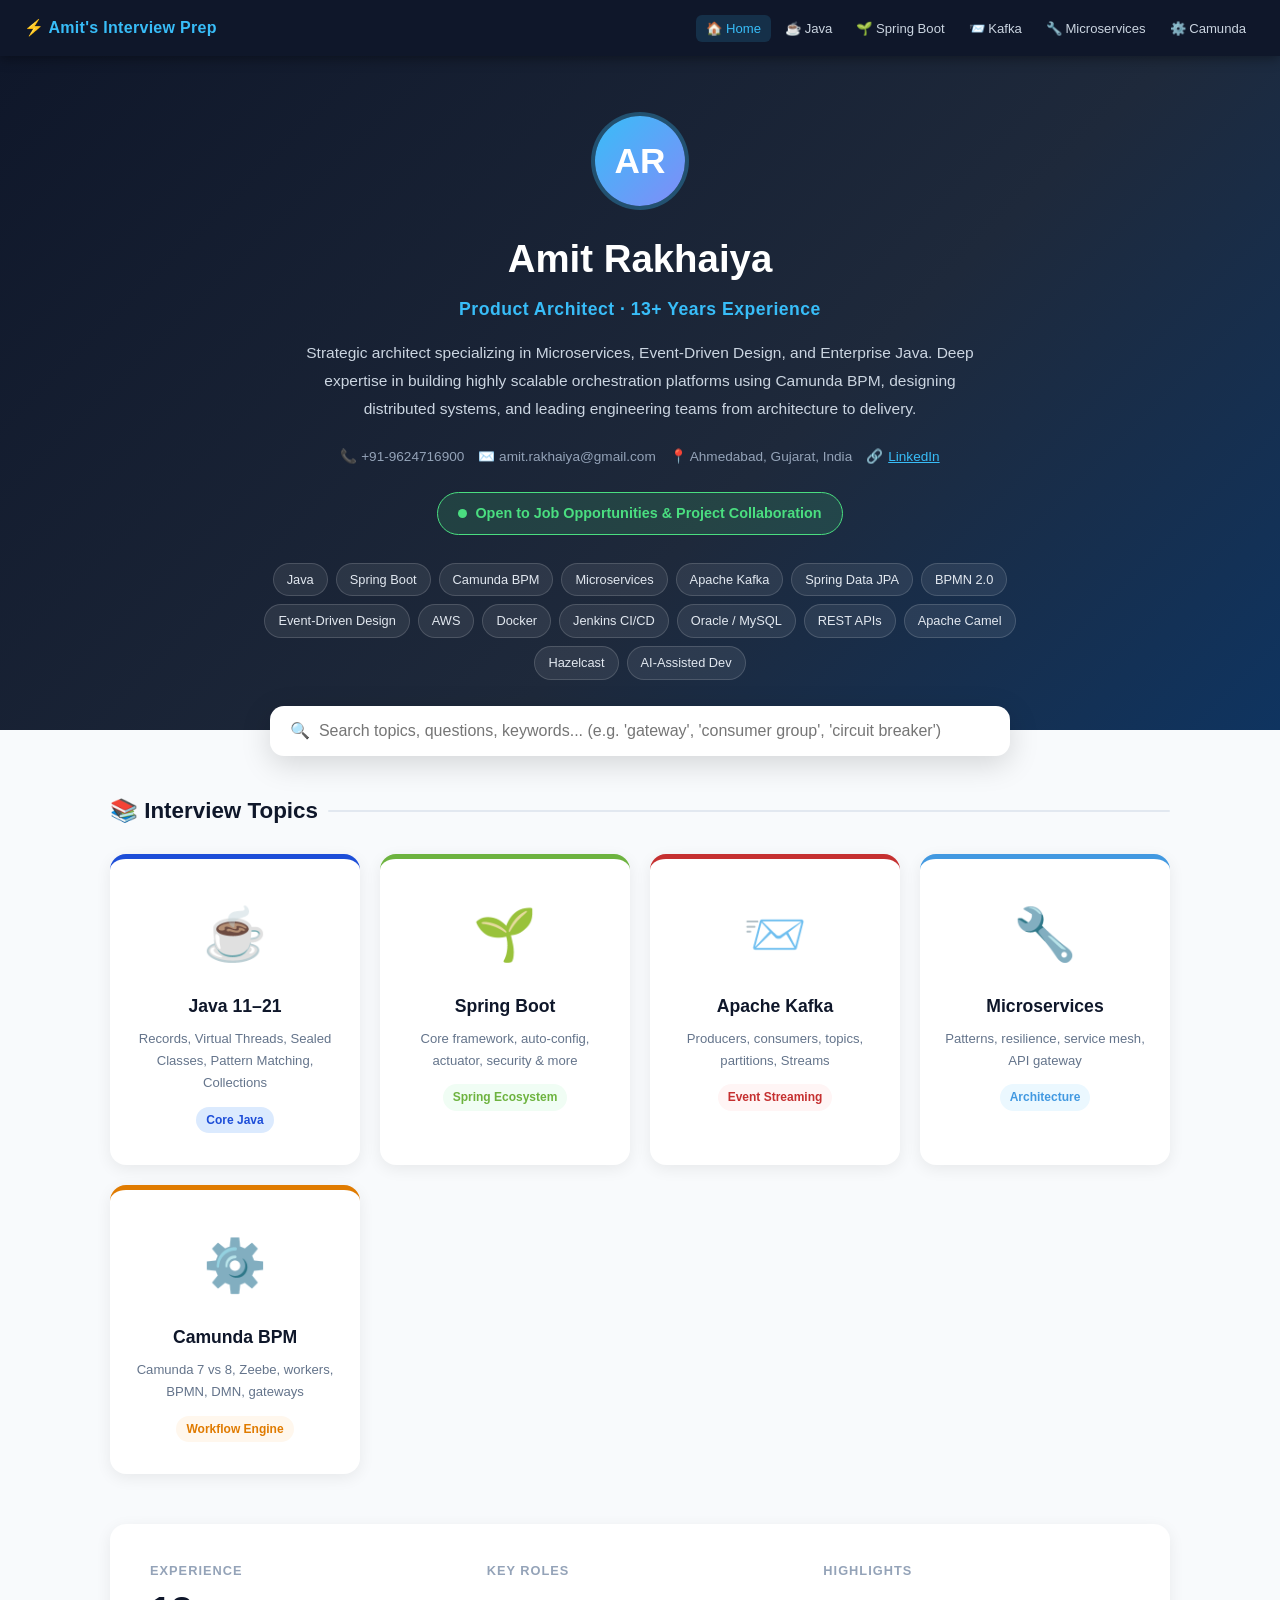
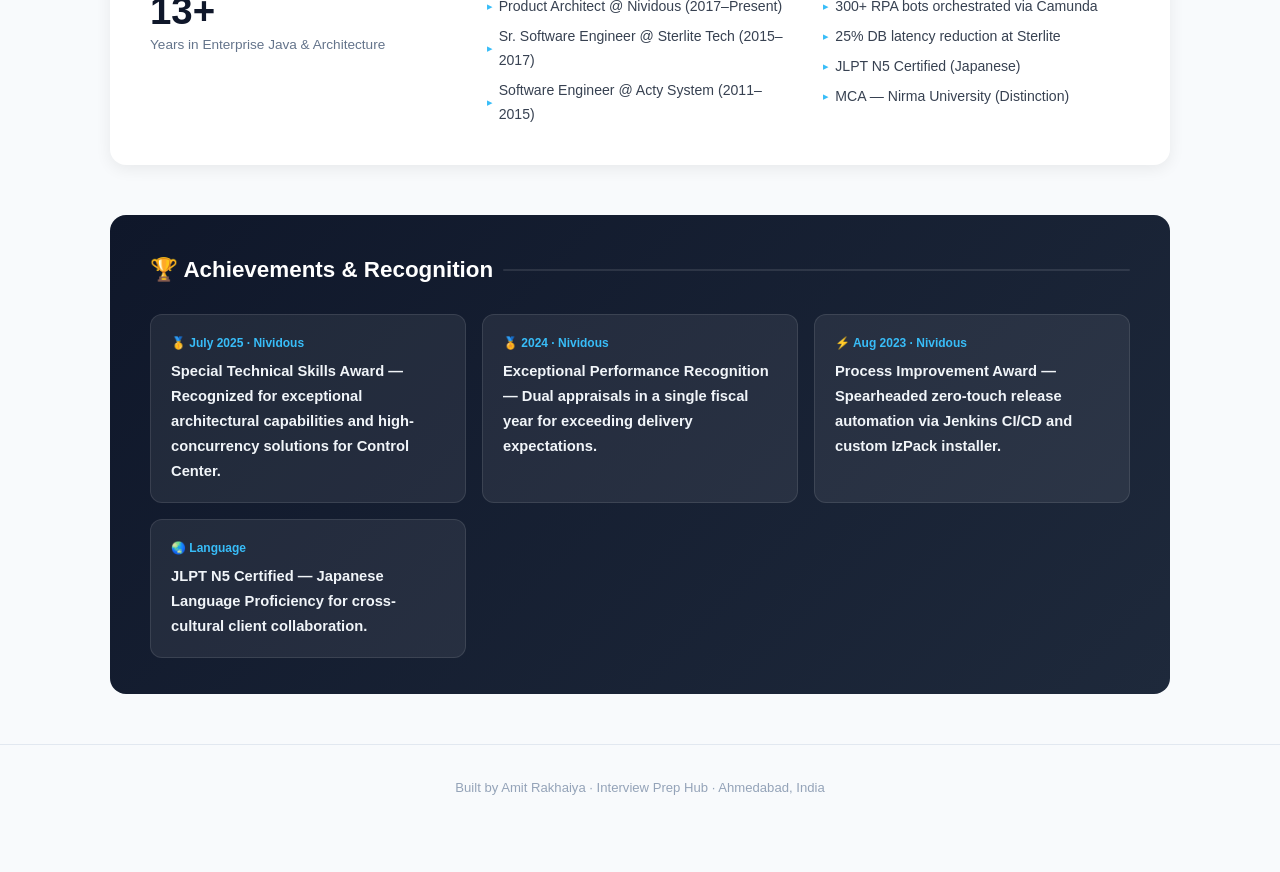
<file: index.html>
<!DOCTYPE html>
<html lang="en">
<head>
<meta charset="UTF-8">
<meta name="viewport" content="width=device-width, initial-scale=1.0">
<title>Amit Rakhaiya — Interview Prep Hub</title>
<link rel="stylesheet" href="site.css">
<style>
  body { background: #f8fafc; padding-bottom: 40px; }

  /* ── HERO ──────────────────────────────── */
  .hero {
    background: linear-gradient(135deg, #0f172a 0%, #1e293b 60%, #0f3460 100%);
    color: white;
    padding: 60px 24px 50px;
    text-align: center;
  }
  .hero .avatar {
    width: 90px; height: 90px;
    background: linear-gradient(135deg, #38bdf8, #818cf8);
    border-radius: 50%;
    display: flex; align-items: center; justify-content: center;
    font-size: 2.2em; font-weight: 800;
    margin: 0 auto 20px;
    box-shadow: 0 0 0 4px rgba(56,189,248,0.3);
  }
  .hero h1 { font-size: 2.4em; font-weight: 800; margin-bottom: 4px; }
  .hero .role {
    font-size: 1.1em; color: #38bdf8; font-weight: 600; margin-bottom: 14px;
    letter-spacing: 0.5px;
  }
  .hero .summary {
    max-width: 680px; margin: 0 auto 22px;
    color: #cbd5e1; font-size: 0.97em; line-height: 1.8;
  }
  .hero .meta {
    display: flex; flex-wrap: wrap; justify-content: center;
    gap: 14px; font-size: 0.85em; color: #94a3b8; margin-bottom: 24px;
  }
  .hero .meta span { display: flex; align-items: center; gap: 5px; }

  /* availability badge */
  .available-badge {
    display: inline-flex; align-items: center; gap: 8px;
    background: rgba(74,222,128,0.15);
    border: 1.5px solid #4ade80;
    color: #4ade80;
    padding: 8px 20px;
    border-radius: 999px;
    font-weight: 600; font-size: 0.9em;
    margin-bottom: 28px;
    animation: pulse-badge 2.5s ease-in-out infinite;
  }
  .available-badge .dot {
    width: 9px; height: 9px;
    background: #4ade80; border-radius: 50%;
    animation: blink 1.2s ease-in-out infinite;
  }
  @keyframes pulse-badge {
    0%, 100% { box-shadow: 0 0 0 0 rgba(74,222,128,0.3); }
    50% { box-shadow: 0 0 0 8px rgba(74,222,128,0); }
  }
  @keyframes blink { 0%,100%{opacity:1} 50%{opacity:0.3} }

  /* skills chips */
  .skills-row {
    display: flex; flex-wrap: wrap; justify-content: center;
    gap: 8px; max-width: 780px; margin: 0 auto;
  }
  .skill-chip {
    background: rgba(255,255,255,0.08);
    border: 1px solid rgba(255,255,255,0.15);
    color: #e2e8f0;
    padding: 5px 13px;
    border-radius: 999px;
    font-size: 0.8em;
    font-weight: 500;
  }

  /* ── SEARCH ────────────────────────────── */
  .search-section {
    max-width: 780px; margin: -24px auto 36px;
    padding: 0 20px; position: relative; z-index: 10;
  }
  .search-box {
    width: 100%;
    padding: 16px 52px 16px 20px;
    border: none;
    border-radius: 14px;
    box-shadow: 0 8px 30px rgba(0,0,0,0.15);
    font-size: 1em;
    color: #1e293b;
    outline: none;
    background: white;
  }
  .search-box:focus { box-shadow: 0 8px 30px rgba(56,189,248,0.2); }
  .search-icon {
    position: absolute; right: 36px; top: 50%;
    transform: translateY(-50%);
    font-size: 1.2em; color: #94a3b8; pointer-events: none;
  }
  .search-results {
    background: white;
    border-radius: 12px;
    box-shadow: 0 8px 30px rgba(0,0,0,0.12);
    margin-top: 8px;
    overflow: hidden;
    display: none;
  }
  .search-results.visible { display: block; }
  .search-result-item {
    padding: 12px 18px;
    border-bottom: 1px solid #f1f5f9;
    cursor: pointer;
    transition: background 0.1s;
    text-decoration: none;
    display: block;
    color: #1e293b;
  }
  .search-result-item:hover { background: #f8fafc; }
  .search-result-item:last-child { border-bottom: none; }
  .sri-topic {
    font-size: 0.75em; font-weight: 600;
    padding: 2px 8px; border-radius: 999px;
    margin-bottom: 4px; display: inline-block;
  }
  .sri-q { font-weight: 600; font-size: 0.93em; color: #1e293b; }
  .sri-snippet { font-size: 0.82em; color: #64748b; margin-top: 2px; }
  .no-results { padding: 18px; text-align: center; color: #94a3b8; font-size: 0.9em; }

  /* ── CONTAINER ─────────────────────────── */
  .container { max-width: 1100px; margin: 0 auto; padding: 0 20px; }

  /* ── SECTION TITLE ─────────────────────── */
  .section-title {
    font-size: 1.4em; font-weight: 700; color: #0f172a;
    margin-bottom: 24px; display: flex; align-items: center; gap: 10px;
  }
  .section-title::after {
    content: ''; flex: 1; height: 2px; background: #e2e8f0; border-radius: 2px;
  }

  /* ── TOPIC TILES ───────────────────────── */
  .tiles-grid {
    display: grid;
    grid-template-columns: repeat(auto-fill, minmax(240px, 1fr));
    gap: 20px;
    margin-bottom: 50px;
  }
  .tile {
    background: white;
    border-radius: 16px;
    padding: 32px 24px;
    text-align: center;
    box-shadow: 0 4px 16px rgba(0,0,0,0.07);
    text-decoration: none;
    color: inherit;
    transition: transform 0.2s, box-shadow 0.2s;
    border-top: 5px solid transparent;
    position: relative;
    overflow: hidden;
  }
  .tile::before {
    content: '';
    position: absolute; top: 0; left: 0; right: 0; bottom: 0;
    background: var(--tile-color);
    opacity: 0;
    transition: opacity 0.2s;
  }
  .tile:hover { transform: translateY(-4px); box-shadow: 0 12px 32px rgba(0,0,0,0.12); }
  .tile:hover::before { opacity: 0.04; }
  .tile .tile-icon { font-size: 3.2em; margin-bottom: 14px; display: block; }
  .tile .tile-name { font-size: 1.1em; font-weight: 700; color: #0f172a; margin-bottom: 6px; }
  .tile .tile-count { font-size: 0.82em; color: #64748b; font-weight: 500; }
  .tile .tile-tag {
    display: inline-block; margin-top: 12px;
    padding: 3px 10px; border-radius: 999px;
    font-size: 0.75em; font-weight: 600;
    background: var(--tile-bg); color: var(--tile-color);
  }
  /* tile colors */
  .tile-java    { --tile-color:#1d4ed8; --tile-bg:#dbeafe; border-top-color:#1d4ed8; }
  .tile-spring  { --tile-color:#6db33f; --tile-bg:#f0fdf4; border-top-color:#6db33f; }
  .tile-kafka   { --tile-color:#c53030; --tile-bg:#fff5f5; border-top-color:#c53030; }
  .tile-ms      { --tile-color:#4299e1; --tile-bg:#ebf8ff; border-top-color:#4299e1; }
  .tile-camunda { --tile-color:#e07b00; --tile-bg:#fff7ed; border-top-color:#e07b00; }

  /* ── ABOUT STRIP ───────────────────────── */
  .about-strip {
    background: white;
    border-radius: 16px;
    padding: 36px 40px;
    box-shadow: 0 4px 16px rgba(0,0,0,0.07);
    margin-bottom: 50px;
    display: grid;
    grid-template-columns: 1fr 1fr 1fr;
    gap: 30px;
  }
  @media(max-width:700px){ .about-strip { grid-template-columns: 1fr; } }
  .about-item h3 { font-size: 0.8em; text-transform: uppercase; letter-spacing: 1px; color: #94a3b8; margin-bottom: 10px; }
  .about-item .exp-num { font-size: 2.4em; font-weight: 800; color: #0f172a; line-height: 1; }
  .about-item .exp-label { font-size: 0.85em; color: #64748b; margin-top: 3px; }
  .about-item ul { list-style: none; }
  .about-item ul li { font-size: 0.88em; color: #374151; padding: 3px 0; display: flex; align-items: center; gap: 6px; }
  .about-item ul li::before { content: '▸'; color: #38bdf8; font-size: 0.8em; }

  /* ── ACHIEVEMENTS ───────────────────────── */
  .achievements {
    background: linear-gradient(135deg, #0f172a, #1e293b);
    border-radius: 16px;
    padding: 36px 40px;
    margin-bottom: 50px;
    color: white;
  }
  .achievements .section-title { color: white; }
  .achievements .section-title::after { background: rgba(255,255,255,0.1); }
  .ach-grid { display: grid; grid-template-columns: repeat(auto-fill, minmax(260px,1fr)); gap: 16px; }
  .ach-card {
    background: rgba(255,255,255,0.07);
    border: 1px solid rgba(255,255,255,0.1);
    border-radius: 12px;
    padding: 18px 20px;
  }
  .ach-card .ach-year { font-size: 0.75em; color: #38bdf8; font-weight: 600; margin-bottom: 6px; }
  .ach-card .ach-title { font-size: 0.92em; font-weight: 600; color: #f1f5f9; }
</style>
</head>
<body>

<!-- NAV -->
<nav class="site-nav">
  <a href="index.html" class="nav-brand">⚡ Amit's Interview Prep</a>
  <ul class="nav-links">
    <li><a href="index.html" class="active">🏠 Home</a></li>
    <li><a href="java-interview-questions.html">☕ Java</a></li>
    <li><a href="spring-boot-interview.html">🌱 Spring Boot</a></li>
    <li><a href="apache-kafka-interview.html">📨 Kafka</a></li>
    <li><a href="microservices-interview.html">🔧 Microservices</a></li>
    <li><a href="camunda-interview-questions.html">⚙️ Camunda</a></li>
  </ul>
</nav>

<!-- HERO -->
<div class="hero">
  <div class="avatar">AR</div>
  <h1>Amit Rakhaiya</h1>
  <div class="role">Product Architect · 13+ Years Experience</div>
  <p class="summary">
    Strategic architect specializing in Microservices, Event-Driven Design, and Enterprise Java.
    Deep expertise in building highly scalable orchestration platforms using Camunda BPM,
    designing distributed systems, and leading engineering teams from architecture to delivery.
  </p>
  <div class="meta">
    <span>📞 +91-9624716900</span>
    <span>✉️ amit.rakhaiya@gmail.com</span>
    <span>📍 Ahmedabad, Gujarat, India</span>
    <span>🔗 <a href="https://www.linkedin.com/in/amit-rakhaiya" target="_blank" style="color:#38bdf8">LinkedIn</a></span>
  </div>
  <div class="available-badge">
    <span class="dot"></span>
    Open to Job Opportunities &amp; Project Collaboration
  </div>
  <div class="skills-row">
    <span class="skill-chip">Java</span>
    <span class="skill-chip">Spring Boot</span>
    <span class="skill-chip">Camunda BPM</span>
    <span class="skill-chip">Microservices</span>
    <span class="skill-chip">Apache Kafka</span>
    <span class="skill-chip">Spring Data JPA</span>
    <span class="skill-chip">BPMN 2.0</span>
    <span class="skill-chip">Event-Driven Design</span>
    <span class="skill-chip">AWS</span>
    <span class="skill-chip">Docker</span>
    <span class="skill-chip">Jenkins CI/CD</span>
    <span class="skill-chip">Oracle / MySQL</span>
    <span class="skill-chip">REST APIs</span>
    <span class="skill-chip">Apache Camel</span>
    <span class="skill-chip">Hazelcast</span>
    <span class="skill-chip">AI-Assisted Dev</span>
  </div>
</div>

<!-- SEARCH -->
<div class="search-section">
  <input class="search-box" id="searchInput" type="text"
    placeholder="🔍  Search topics, questions, keywords... (e.g. 'gateway', 'consumer group', 'circuit breaker')"
    autocomplete="off">
  <div class="search-results" id="searchResults"></div>
</div>

<!-- MAIN CONTENT -->
<div class="container">

  <!-- TOPIC TILES -->
  <div class="section-title">📚 Interview Topics</div>
  <div class="tiles-grid">
    <a href="java-interview-questions.html" class="tile tile-java">
      <span class="tile-icon">☕</span>
      <div class="tile-name">Java 11–21</div>
      <div class="tile-count">Records, Virtual Threads, Sealed Classes, Pattern Matching, Collections</div>
      <span class="tile-tag">Core Java</span>
    </a>
    <a href="spring-boot-interview.html" class="tile tile-spring">
      <span class="tile-icon">🌱</span>
      <div class="tile-name">Spring Boot</div>
      <div class="tile-count">Core framework, auto-config, actuator, security &amp; more</div>
      <span class="tile-tag">Spring Ecosystem</span>
    </a>
    <a href="apache-kafka-interview.html" class="tile tile-kafka">
      <span class="tile-icon">📨</span>
      <div class="tile-name">Apache Kafka</div>
      <div class="tile-count">Producers, consumers, topics, partitions, Streams</div>
      <span class="tile-tag">Event Streaming</span>
    </a>
    <a href="microservices-interview.html" class="tile tile-ms">
      <span class="tile-icon">🔧</span>
      <div class="tile-name">Microservices</div>
      <div class="tile-count">Patterns, resilience, service mesh, API gateway</div>
      <span class="tile-tag">Architecture</span>
    </a>
    <a href="camunda-interview-questions.html" class="tile tile-camunda">
      <span class="tile-icon">⚙️</span>
      <div class="tile-name">Camunda BPM</div>
      <div class="tile-count">Camunda 7 vs 8, Zeebe, workers, BPMN, DMN, gateways</div>
      <span class="tile-tag">Workflow Engine</span>
    </a>
  </div>

  <!-- ABOUT STRIP -->
  <div class="about-strip">
    <div class="about-item">
      <h3>Experience</h3>
      <div class="exp-num">13+</div>
      <div class="exp-label">Years in Enterprise Java &amp; Architecture</div>
    </div>
    <div class="about-item">
      <h3>Key Roles</h3>
      <ul>
        <li>Product Architect @ Nividous (2017–Present)</li>
        <li>Sr. Software Engineer @ Sterlite Tech (2015–2017)</li>
        <li>Software Engineer @ Acty System (2011–2015)</li>
      </ul>
    </div>
    <div class="about-item">
      <h3>Highlights</h3>
      <ul>
        <li>300+ RPA bots orchestrated via Camunda</li>
        <li>25% DB latency reduction at Sterlite</li>
        <li>JLPT N5 Certified (Japanese)</li>
        <li>MCA — Nirma University (Distinction)</li>
      </ul>
    </div>
  </div>

  <!-- ACHIEVEMENTS -->
  <div class="achievements">
    <div class="section-title">🏆 Achievements &amp; Recognition</div>
    <div class="ach-grid">
      <div class="ach-card">
        <div class="ach-year">🥇 July 2025 · Nividous</div>
        <div class="ach-title">Special Technical Skills Award — Recognized for exceptional architectural capabilities and high-concurrency solutions for Control Center.</div>
      </div>
      <div class="ach-card">
        <div class="ach-year">🏅 2024 · Nividous</div>
        <div class="ach-title">Exceptional Performance Recognition — Dual appraisals in a single fiscal year for exceeding delivery expectations.</div>
      </div>
      <div class="ach-card">
        <div class="ach-year">⚡ Aug 2023 · Nividous</div>
        <div class="ach-title">Process Improvement Award — Spearheaded zero-touch release automation via Jenkins CI/CD and custom IzPack installer.</div>
      </div>
      <div class="ach-card">
        <div class="ach-year">🌏 Language</div>
        <div class="ach-title">JLPT N5 Certified — Japanese Language Proficiency for cross-cultural client collaboration.</div>
      </div>
    </div>
  </div>

</div><!-- /container -->

<div class="site-footer">
  Built by Amit Rakhaiya · Interview Prep Hub · Ahmedabad, India
</div>

<script>
// ── SEARCH DATA ─────────────────────────────────────────────────────────
const searchData = [
  // Java
  { topic:"Java", color:"#1d4ed8", bg:"#dbeafe", url:"java-interview-questions.html",
    q:"What is var — Local Variable Type Inference?", snippet:"var lets compiler infer local variable type. Statically typed, introduced Java 10." },
  { topic:"Java", color:"#1d4ed8", bg:"#dbeafe", url:"java-interview-questions.html",
    q:"String API enhancements in Java 11?", snippet:"isBlank(), strip(), lines(), repeat(), Files.readString/writeString." },
  { topic:"Java", color:"#1d4ed8", bg:"#dbeafe", url:"java-interview-questions.html",
    q:"What are Records in Java 16?", snippet:"Immutable data carriers — auto-generates constructor, getters, equals, hashCode, toString." },
  { topic:"Java", color:"#1d4ed8", bg:"#dbeafe", url:"java-interview-questions.html",
    q:"What are Virtual Threads (Java 21)?", snippet:"JVM-managed lightweight threads. Millions can run concurrently — no reactive programming needed." },
  { topic:"Java", color:"#1d4ed8", bg:"#dbeafe", url:"java-interview-questions.html",
    q:"What are Sealed Classes (Java 17)?", snippet:"Restrict which classes can extend — enables exhaustive pattern matching at compile time." },
  { topic:"Java", color:"#1d4ed8", bg:"#dbeafe", url:"java-interview-questions.html",
    q:"Switch Expressions in Java 14?", snippet:"Switch returns a value, arrow syntax eliminates fall-through, compiler enforces exhaustiveness." },
  { topic:"Java", color:"#1d4ed8", bg:"#dbeafe", url:"java-interview-questions.html",
    q:"Pattern Matching instanceof (Java 16)?", snippet:"Eliminates cast-after-instanceof — binds variable directly in the pattern check." },
  { topic:"Java", color:"#1d4ed8", bg:"#dbeafe", url:"java-interview-questions.html",
    q:"What are Sequenced Collections (Java 21)?", snippet:"Uniform API for ordered collections — getFirst(), getLast(), reversed()." },
  { topic:"Java", color:"#1d4ed8", bg:"#dbeafe", url:"java-interview-questions.html",
    q:"Optional API best practices?", snippet:"Use orElseGet over orElse for expensive defaults. Never use as method parameter or class field." },
  { topic:"Java", color:"#1d4ed8", bg:"#dbeafe", url:"java-interview-questions.html",
    q:"Stream API enhancements — takeWhile, dropWhile, toList?", snippet:"Java 9 added takeWhile/dropWhile. Java 16 added toList() returning unmodifiable list." },
  // Spring Boot
  { topic:"Spring Boot", color:"#6db33f", bg:"#f0fdf4", url:"spring-boot-interview.html",
    q:"What is Spring Boot auto-configuration?", snippet:"Spring Boot auto-configures beans based on classpath and properties." },
  { topic:"Spring Boot", color:"#6db33f", bg:"#f0fdf4", url:"spring-boot-interview.html",
    q:"What is Spring Boot Actuator?", snippet:"Exposes production-ready endpoints for health, metrics, info." },
  { topic:"Spring Boot", color:"#6db33f", bg:"#f0fdf4", url:"spring-boot-interview.html",
    q:"What are Spring Boot starters?", snippet:"Pre-packaged dependency descriptors for common use cases." },
  { topic:"Spring Boot", color:"#6db33f", bg:"#f0fdf4", url:"spring-boot-interview.html",
    q:"Spring Boot vs Spring MVC?", snippet:"Spring Boot adds auto-config and embedded server on top of Spring MVC." },
  { topic:"Spring Boot", color:"#6db33f", bg:"#f0fdf4", url:"spring-boot-interview.html",
    q:"What is @SpringBootApplication?", snippet:"Combines @Configuration, @EnableAutoConfiguration, @ComponentScan." },
  { topic:"Spring Boot", color:"#6db33f", bg:"#f0fdf4", url:"spring-boot-interview.html",
    q:"What is Spring Security?", snippet:"Authentication and authorization framework for Spring applications." },
  { topic:"Spring Boot", color:"#6db33f", bg:"#f0fdf4", url:"spring-boot-interview.html",
    q:"What is Spring Data JPA?", snippet:"Abstraction over JPA repositories with derived query support." },
  { topic:"Spring Boot", color:"#6db33f", bg:"#f0fdf4", url:"spring-boot-interview.html",
    q:"What is @Transactional?", snippet:"Marks a method to run within a database transaction boundary." },
  // Kafka
  { topic:"Apache Kafka", color:"#c53030", bg:"#fff5f5", url:"apache-kafka-interview.html",
    q:"What is Apache Kafka?", snippet:"Distributed event streaming platform for high-throughput messaging." },
  { topic:"Apache Kafka", color:"#c53030", bg:"#fff5f5", url:"apache-kafka-interview.html",
    q:"What is a Kafka topic?", snippet:"A named stream of records; partitioned for parallelism." },
  { topic:"Apache Kafka", color:"#c53030", bg:"#fff5f5", url:"apache-kafka-interview.html",
    q:"What is a consumer group?", snippet:"Group of consumers sharing partitions; each partition assigned to one consumer." },
  { topic:"Apache Kafka", color:"#c53030", bg:"#fff5f5", url:"apache-kafka-interview.html",
    q:"Kafka producer acknowledgment modes?", snippet:"acks=0 (no ack), acks=1 (leader), acks=all (all replicas)." },
  { topic:"Apache Kafka", color:"#c53030", bg:"#fff5f5", url:"apache-kafka-interview.html",
    q:"What is Kafka Streams?", snippet:"Client library for real-time stream processing on Kafka topics." },
  { topic:"Apache Kafka", color:"#c53030", bg:"#fff5f5", url:"apache-kafka-interview.html",
    q:"What is offset in Kafka?", snippet:"Unique sequential id of a record within a partition." },
  // Microservices
  { topic:"Microservices", color:"#4299e1", bg:"#ebf8ff", url:"microservices-interview.html",
    q:"What is the Circuit Breaker pattern?", snippet:"Stops cascading failures by opening circuit after threshold failures." },
  { topic:"Microservices", color:"#4299e1", bg:"#ebf8ff", url:"microservices-interview.html",
    q:"What is an API Gateway?", snippet:"Single entry point for all microservice requests, handles routing and auth." },
  { topic:"Microservices", color:"#4299e1", bg:"#ebf8ff", url:"microservices-interview.html",
    q:"What is service discovery?", snippet:"Dynamic lookup of service instances using Eureka, Consul, etc." },
  { topic:"Microservices", color:"#4299e1", bg:"#ebf8ff", url:"microservices-interview.html",
    q:"Saga pattern vs 2PC?", snippet:"Saga uses compensating transactions; 2PC uses distributed locking." },
  { topic:"Microservices", color:"#4299e1", bg:"#ebf8ff", url:"microservices-interview.html",
    q:"What is CQRS?", snippet:"Separates read (Query) and write (Command) models for scalability." },
  { topic:"Microservices", color:"#4299e1", bg:"#ebf8ff", url:"microservices-interview.html",
    q:"What is Event Sourcing?", snippet:"Store all state changes as events; rebuild state by replaying them." },
  // Camunda
  { topic:"Camunda BPM", color:"#e07b00", bg:"#fff7ed", url:"camunda-interview-questions.html",
    q:"Camunda 7 vs Camunda 8 — key differences?", snippet:"Camunda 7 embeds engine; Camunda 8 uses Zeebe via gRPC, no shared DB." },
  { topic:"Camunda BPM", color:"#e07b00", bg:"#fff7ed", url:"camunda-interview-questions.html",
    q:"What is Zeebe?", snippet:"Distributed workflow engine powering Camunda 8, communicates via gRPC." },
  { topic:"Camunda BPM", color:"#e07b00", bg:"#fff7ed", url:"camunda-interview-questions.html",
    q:"What is a Job Worker?", snippet:"Spring component annotated @JobWorker that handles Zeebe service tasks." },
  { topic:"Camunda BPM", color:"#e07b00", bg:"#fff7ed", url:"camunda-interview-questions.html",
    q:"What are the types of gateways in BPMN?", snippet:"XOR (exclusive), AND (parallel), OR (inclusive), Event-based." },
  { topic:"Camunda BPM", color:"#e07b00", bg:"#fff7ed", url:"camunda-interview-questions.html",
    q:"What is DMN?", snippet:"Decision Model and Notation — table-based business rule evaluation." },
  { topic:"Camunda BPM", color:"#e07b00", bg:"#fff7ed", url:"camunda-interview-questions.html",
    q:"What are boundary events?", snippet:"Events attached to task/sub-process boundary — interrupting or non-interrupting." },
  { topic:"Camunda BPM", color:"#e07b00", bg:"#fff7ed", url:"camunda-interview-questions.html",
    q:"What is an Escalation End Event?", snippet:"Throws escalation upward to parent process; terminates the sub-process." },
  { topic:"Camunda BPM", color:"#e07b00", bg:"#fff7ed", url:"camunda-interview-questions.html",
    q:"What is idempotency in Camunda?", snippet:"Check before save to prevent duplicate inserts on Zeebe job retries." },
  { topic:"Camunda BPM", color:"#e07b00", bg:"#fff7ed", url:"camunda-interview-questions.html",
    q:"What are intermediate events?", snippet:"Sit between start/end — catching (wait) or throwing (send) during execution." },
  { topic:"Camunda BPM", color:"#e07b00", bg:"#fff7ed", url:"camunda-interview-questions.html",
    q:"What is execution scope?", snippet:"Variable visibility boundary — process, sub-process, or multi-instance." },
  { topic:"Camunda BPM", color:"#e07b00", bg:"#fff7ed", url:"camunda-interview-questions.html",
    q:"What is a connector in Camunda 8?", snippet:"Pre-built integration (HTTP, Slack, Kafka) configured in Modeler — no code needed." },
  { topic:"Camunda BPM", color:"#e07b00", bg:"#fff7ed", url:"camunda-interview-questions.html",
    q:"What is a Pool and Lane in BPMN?", snippet:"Pool = participant; Lane = role/department. Lanes are visual only in Camunda 8." },
  { topic:"Camunda BPM", color:"#e07b00", bg:"#fff7ed", url:"camunda-interview-questions.html",
    q:"What is JTA and why not in Camunda 8?", snippet:"Java Transaction API for distributed txns. Camunda 8 uses gRPC, outside JTA boundary." },
  { topic:"Camunda BPM", color:"#e07b00", bg:"#fff7ed", url:"camunda-interview-questions.html",
    q:"Ways to start a Camunda process?", snippet:"None start, Timer, Message, Signal, API, Tasklist, Call Activity, Event sub-process." },
  { topic:"Camunda BPM", color:"#e07b00", bg:"#fff7ed", url:"camunda-interview-questions.html",
    q:"What is sub-process in BPMN?", snippet:"Collapsed activity containing its own flow — embedded or call activity." },
];

// ── SEARCH LOGIC ────────────────────────────────────────────────────────
const input = document.getElementById('searchInput');
const resultsEl = document.getElementById('searchResults');

input.addEventListener('input', () => {
  const q = input.value.trim().toLowerCase();
  if (!q) { resultsEl.classList.remove('visible'); return; }

  const hits = searchData.filter(d =>
    d.q.toLowerCase().includes(q) ||
    d.snippet.toLowerCase().includes(q) ||
    d.topic.toLowerCase().includes(q)
  ).slice(0, 8);

  if (!hits.length) {
    resultsEl.innerHTML = '<div class="no-results">No results found — try a different keyword</div>';
  } else {
    resultsEl.innerHTML = hits.map(h => `
      <a class="search-result-item" href="${h.url}">
        <span class="sri-topic" style="background:${h.bg};color:${h.color}">${h.topic}</span>
        <div class="sri-q">${h.q}</div>
        <div class="sri-snippet">${h.snippet}</div>
      </a>`).join('');
  }
  resultsEl.classList.add('visible');
});

document.addEventListener('click', e => {
  if (!e.target.closest('.search-section')) resultsEl.classList.remove('visible');
});
</script>
</body>
</html>
</file>
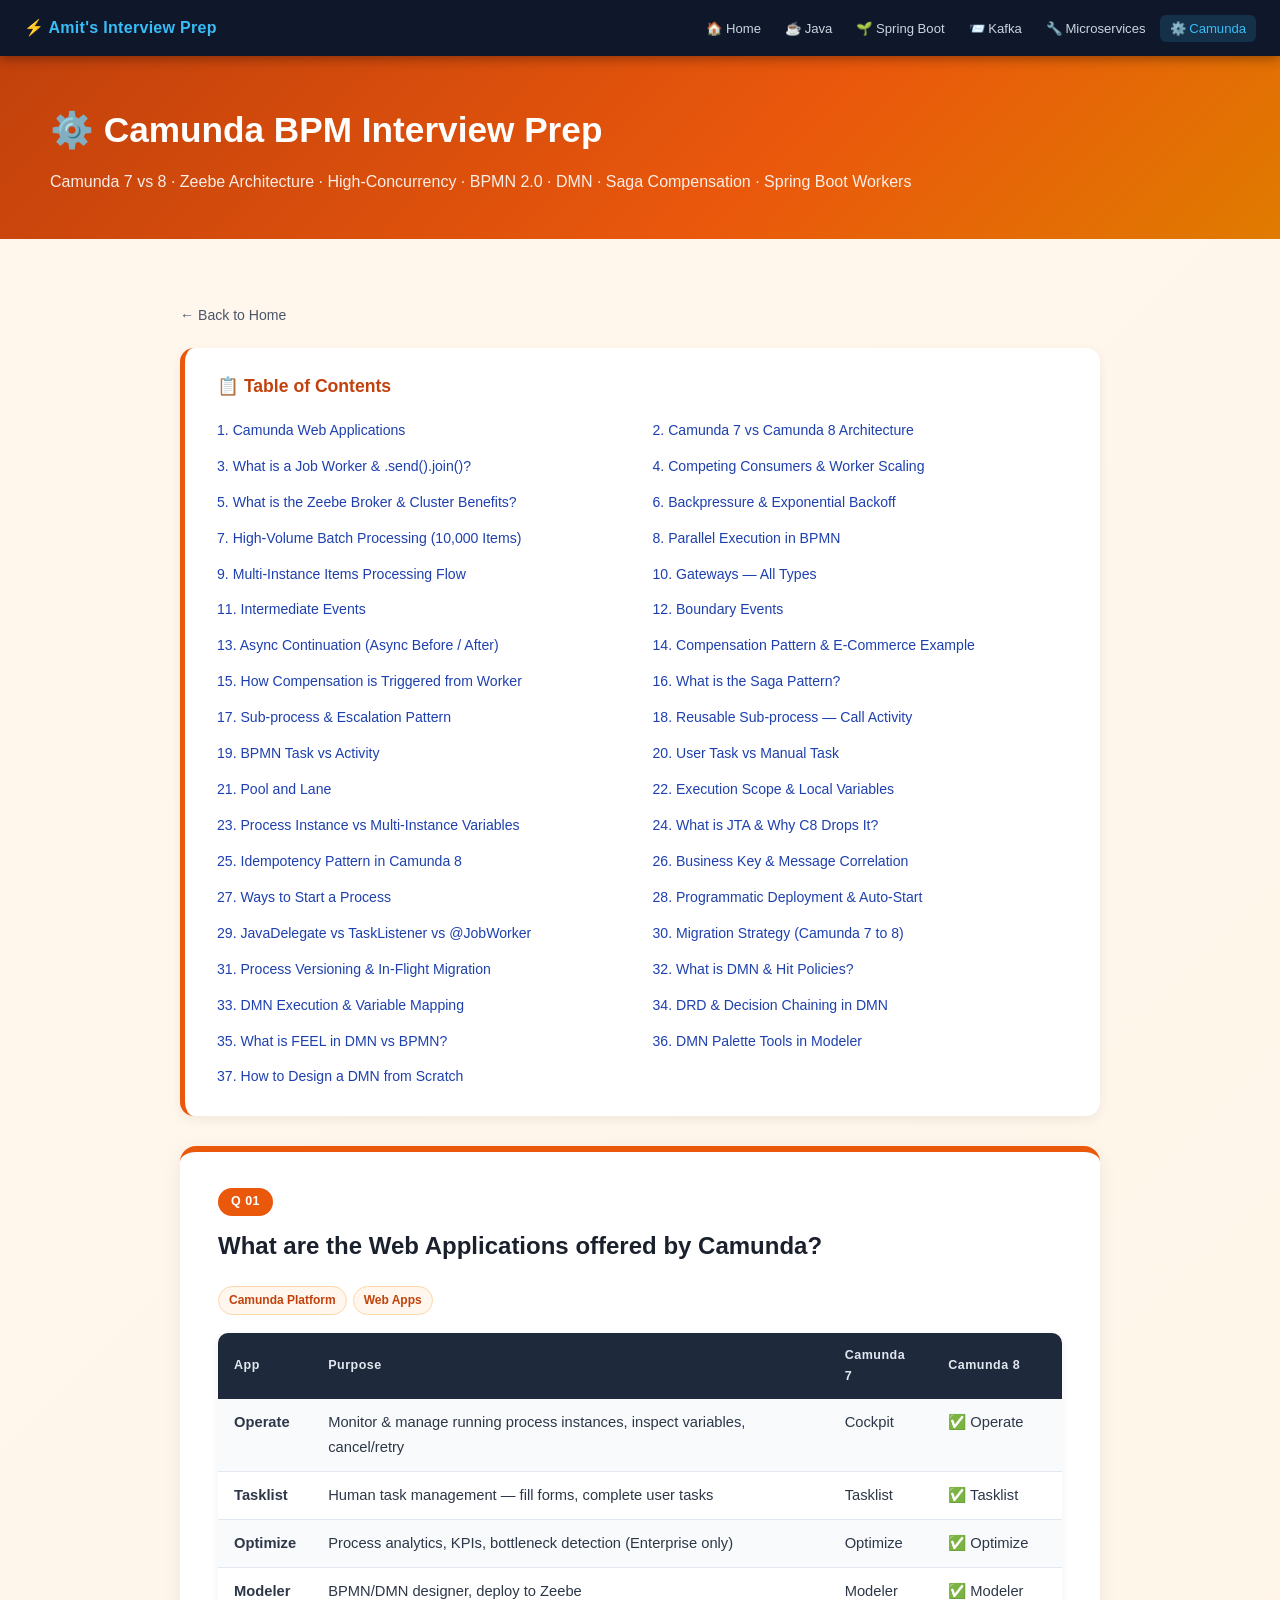
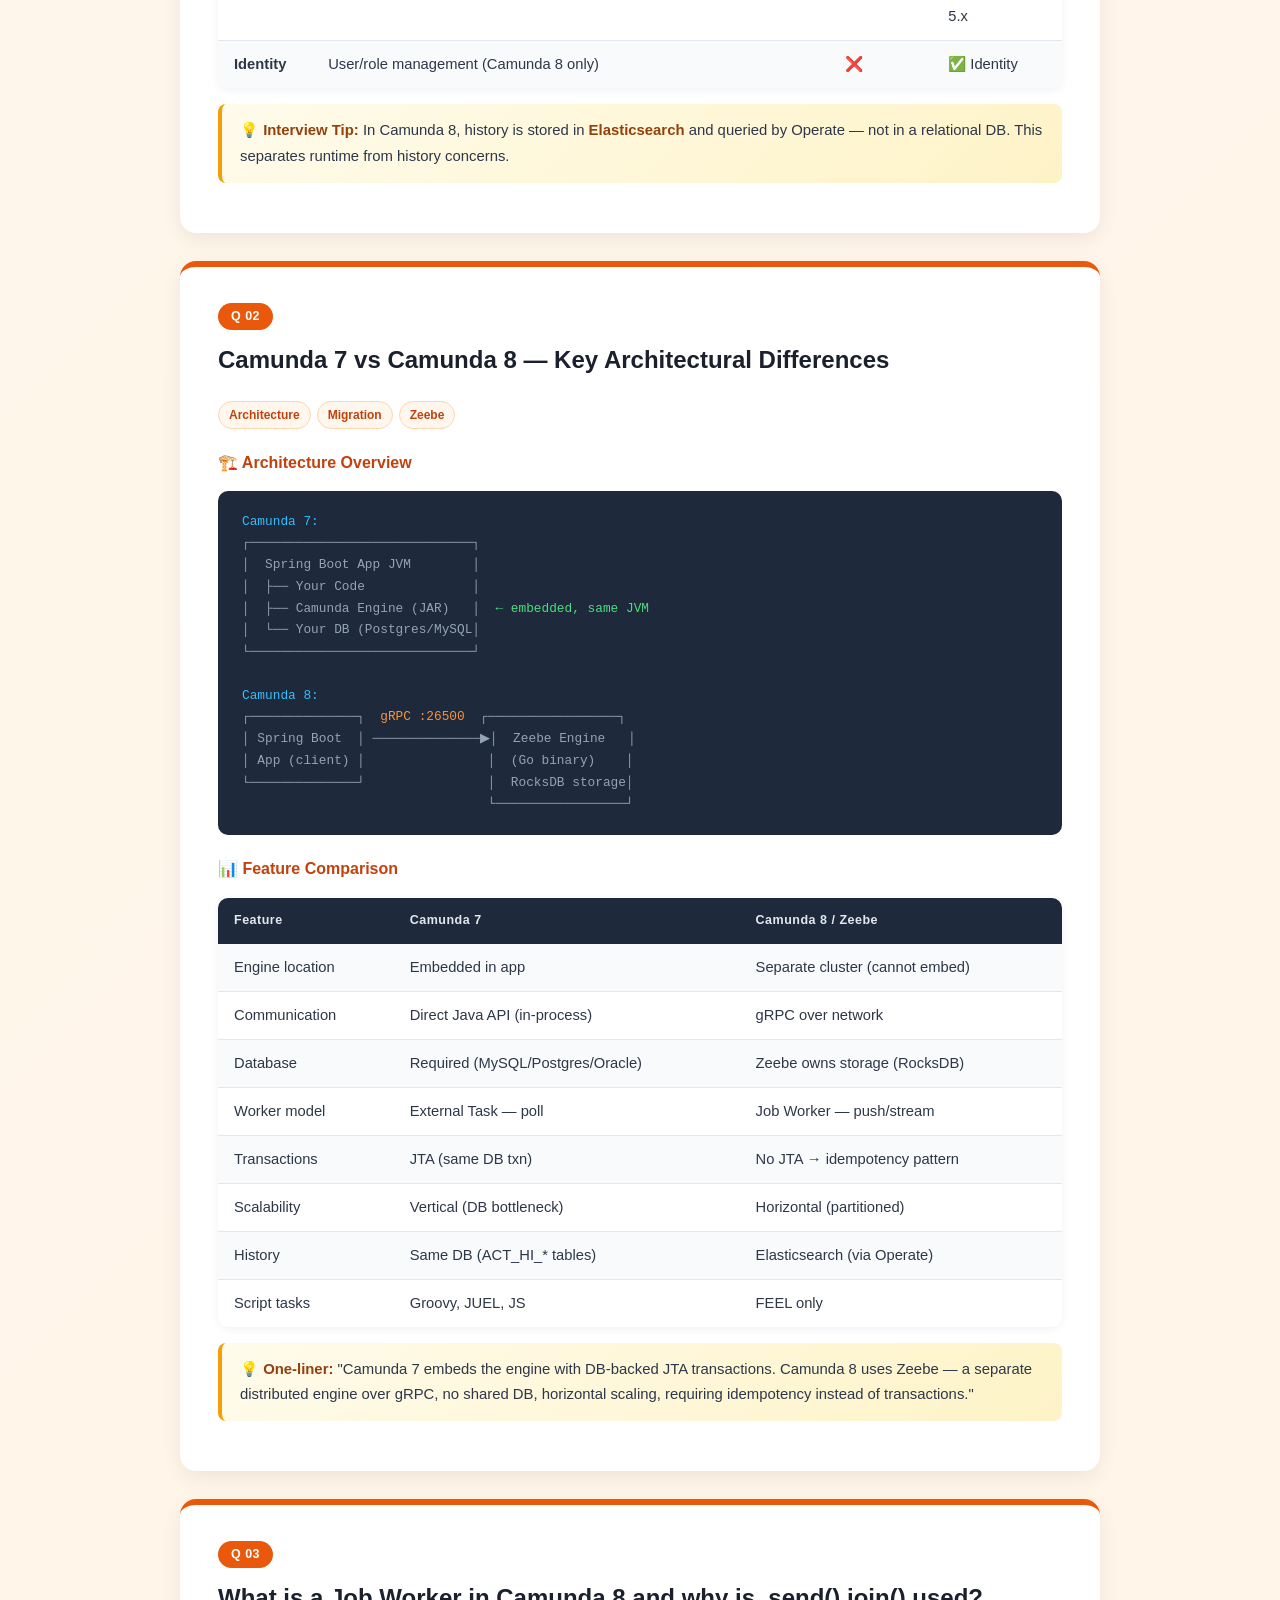
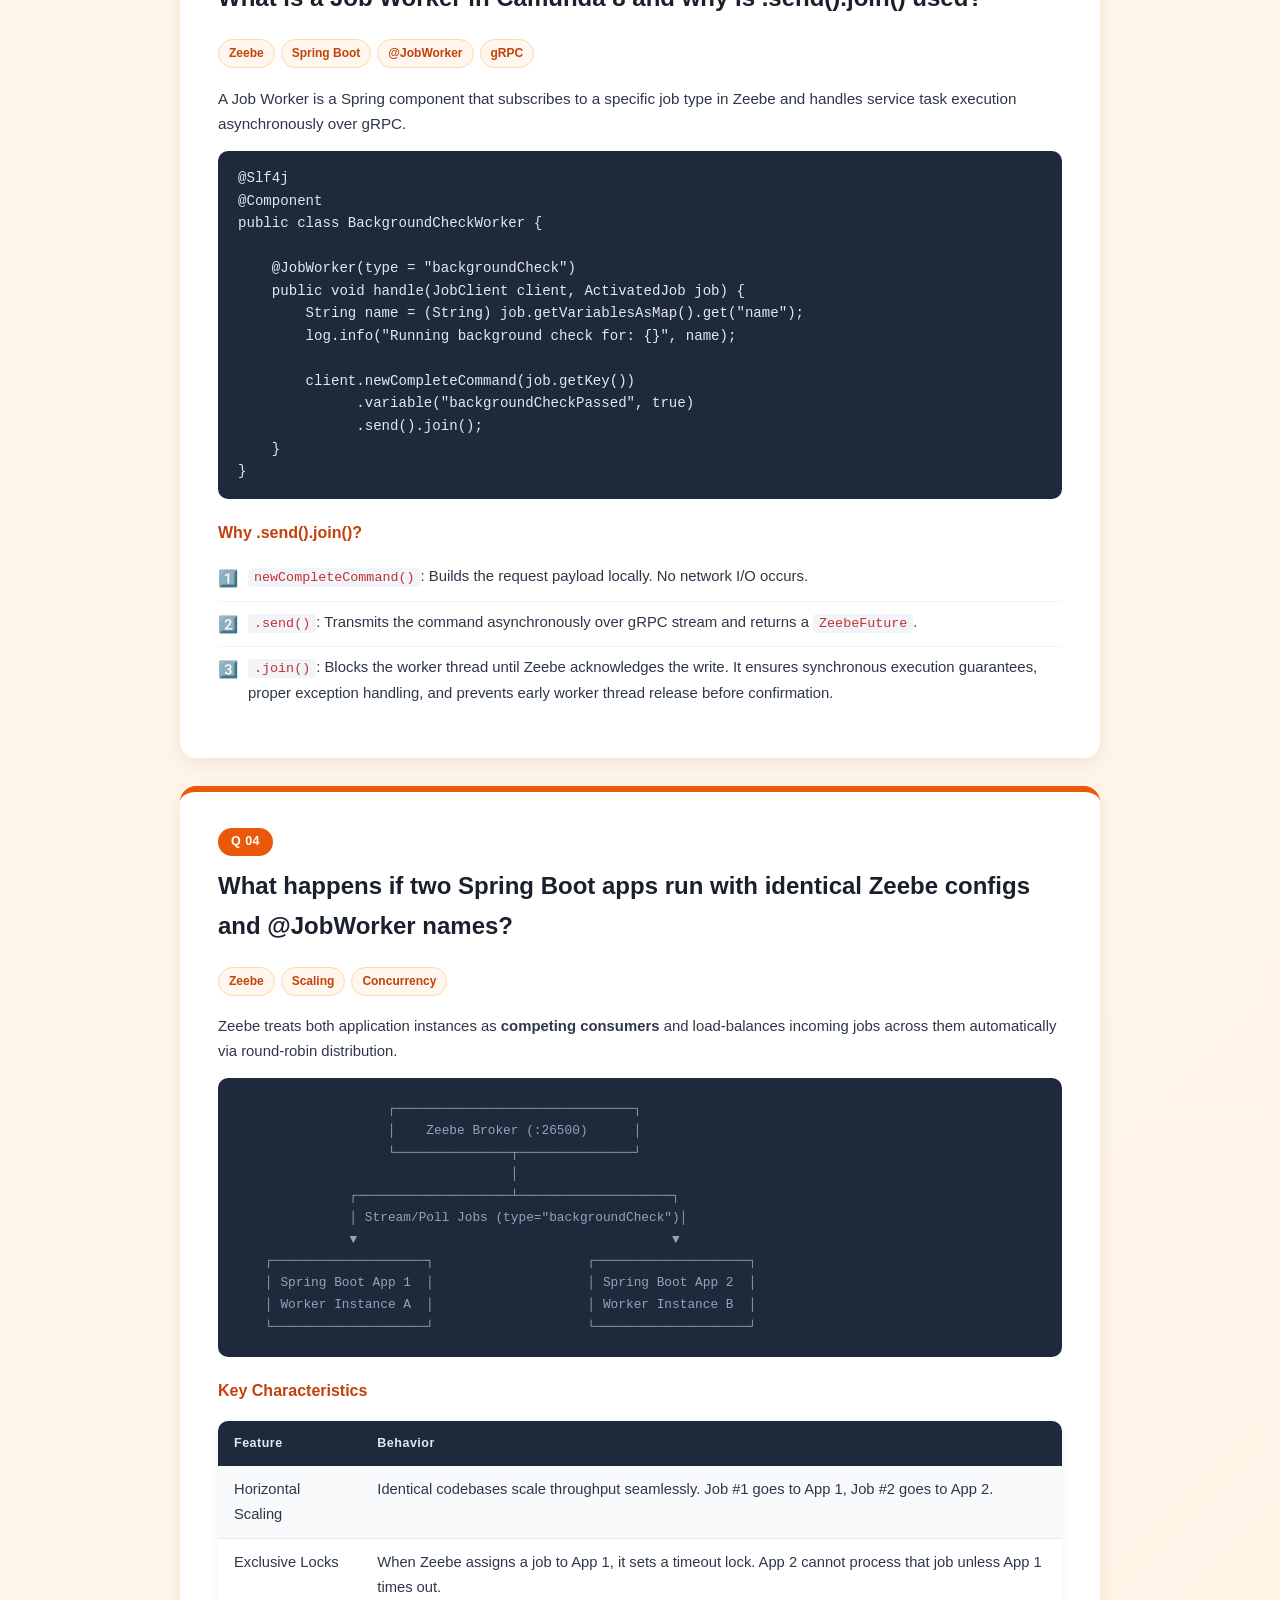
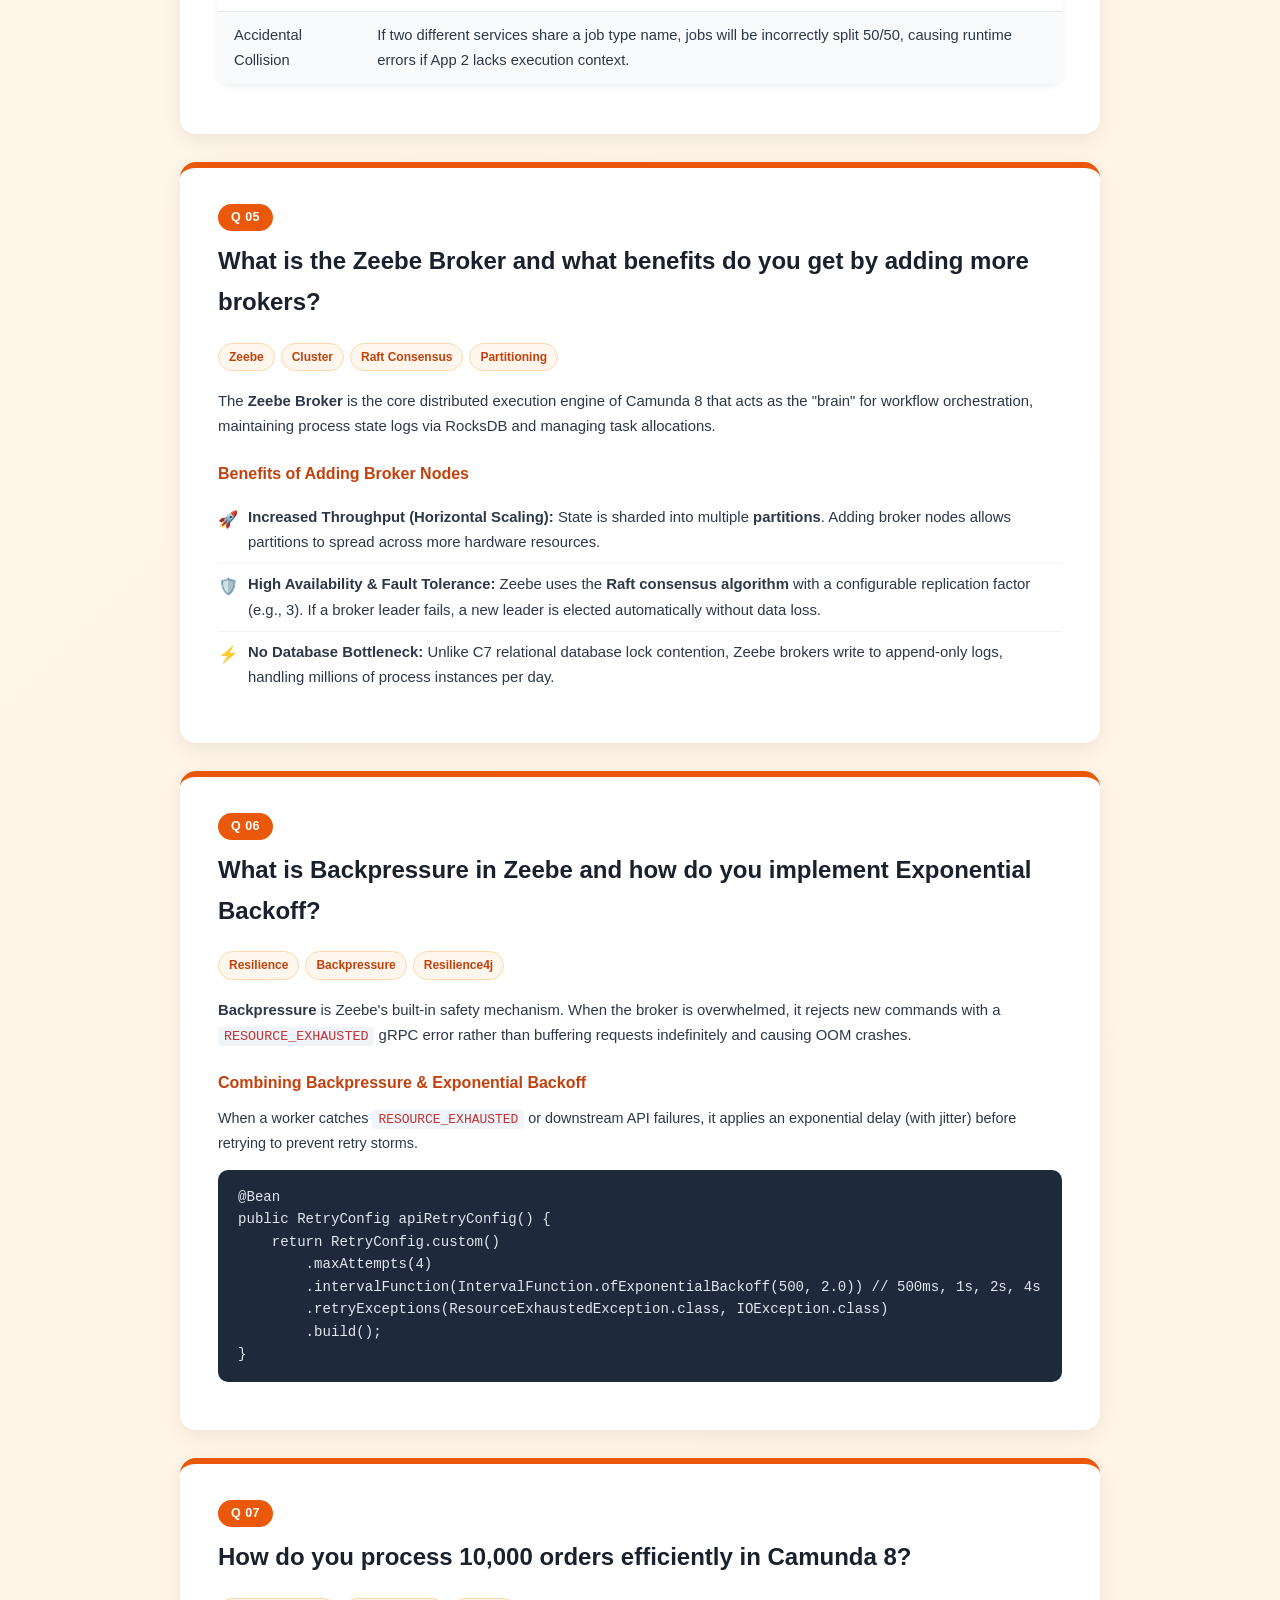
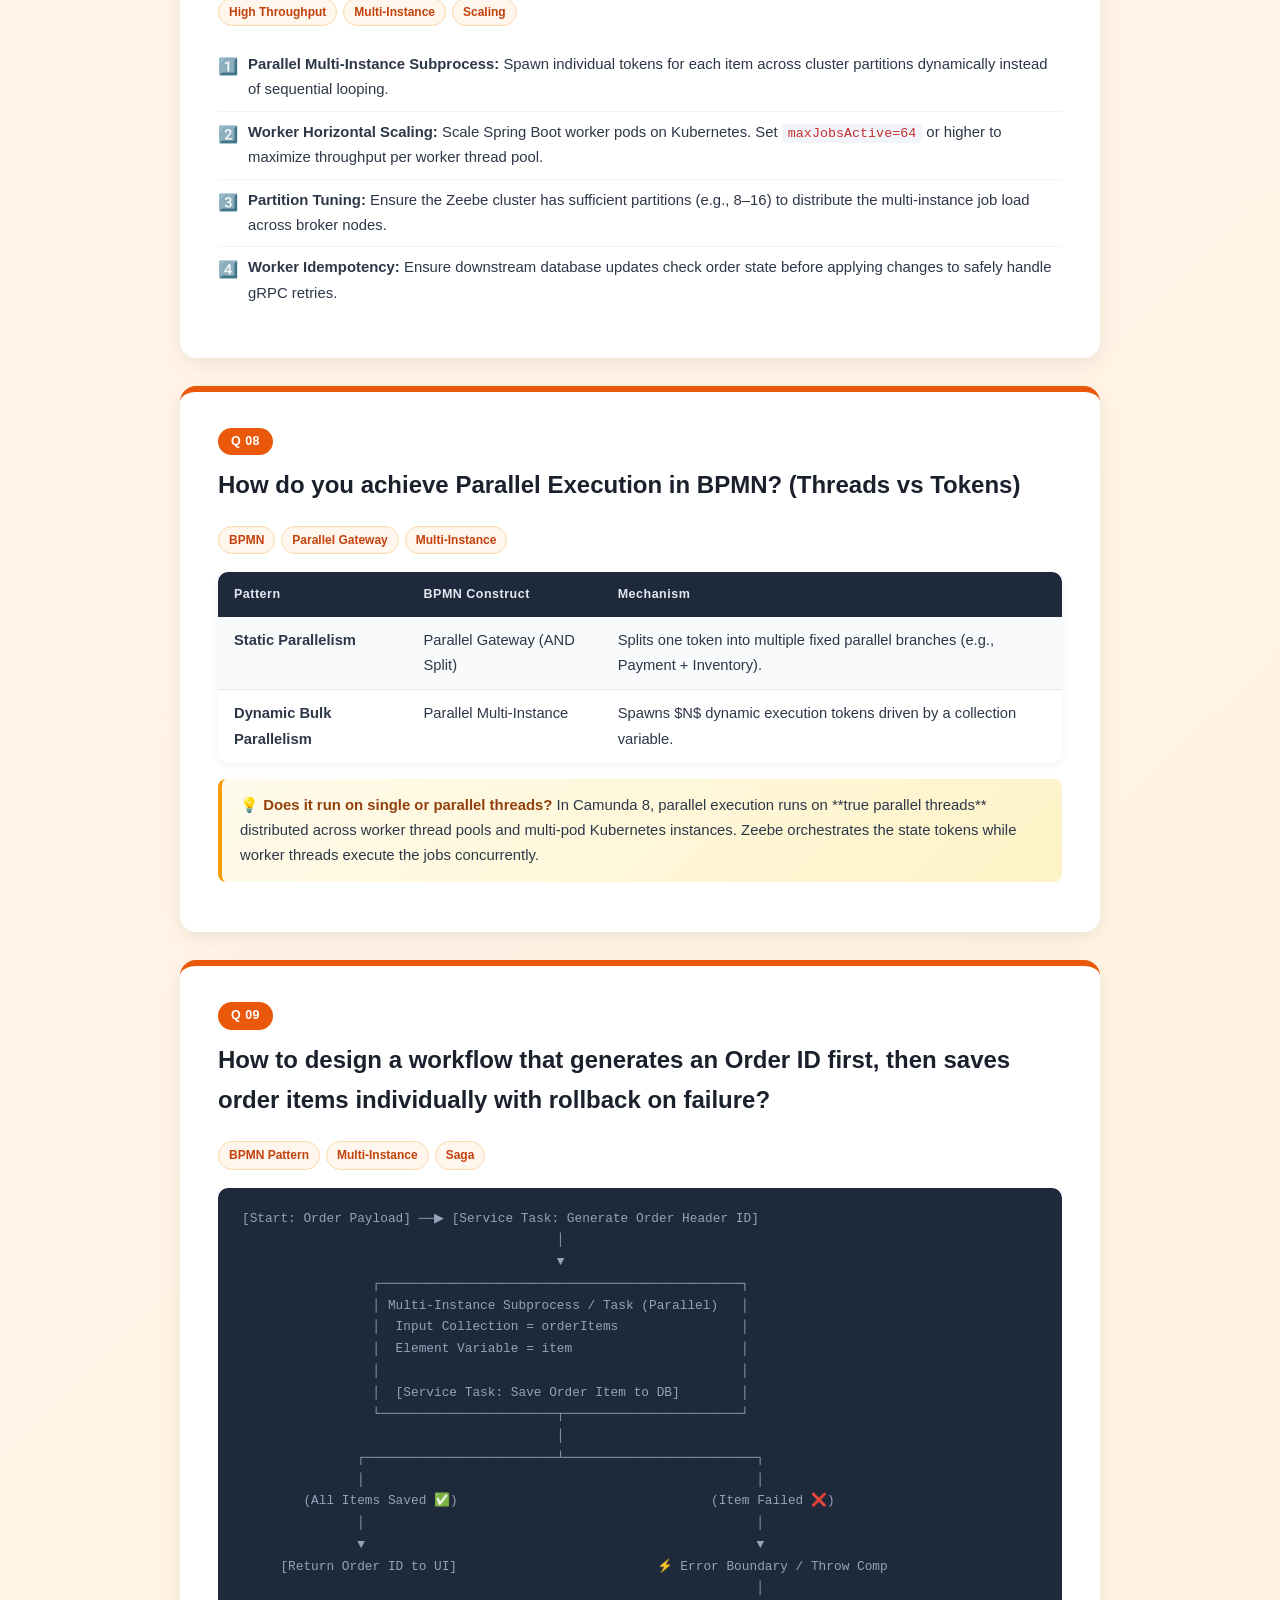
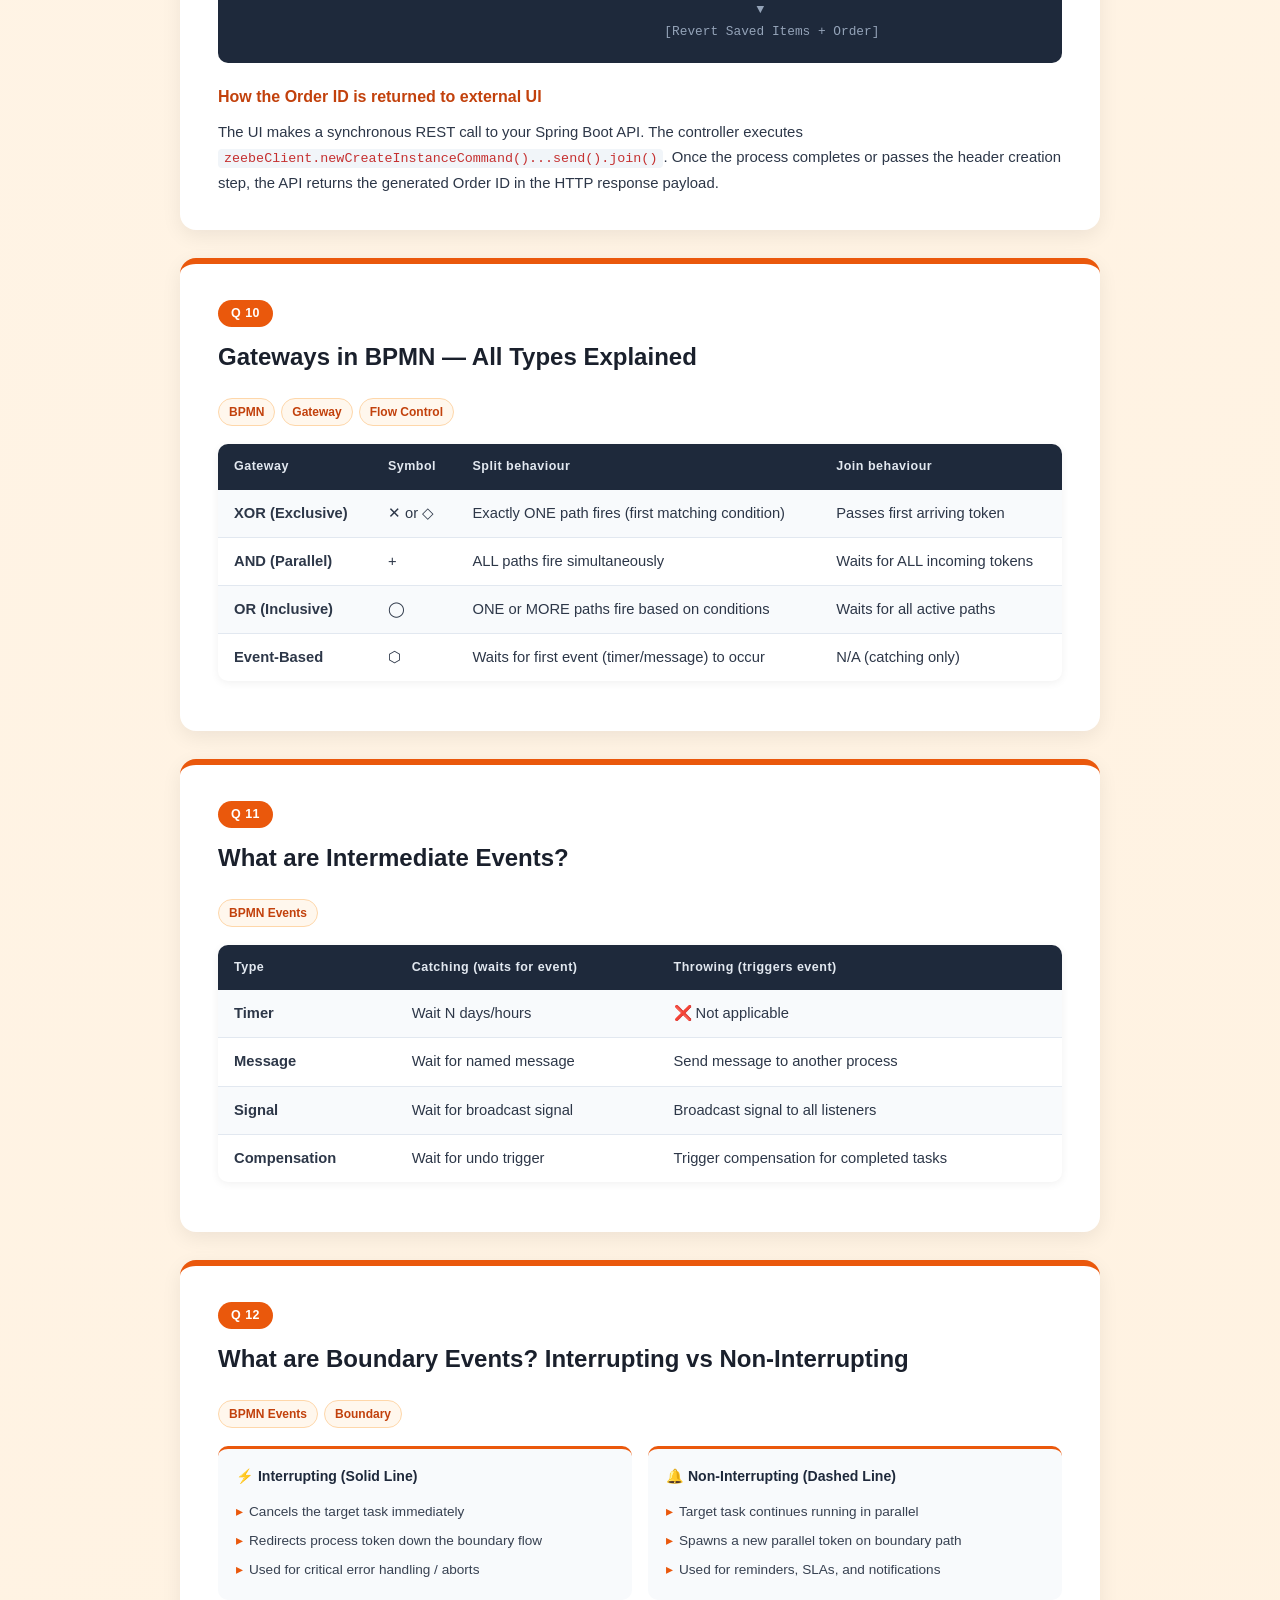
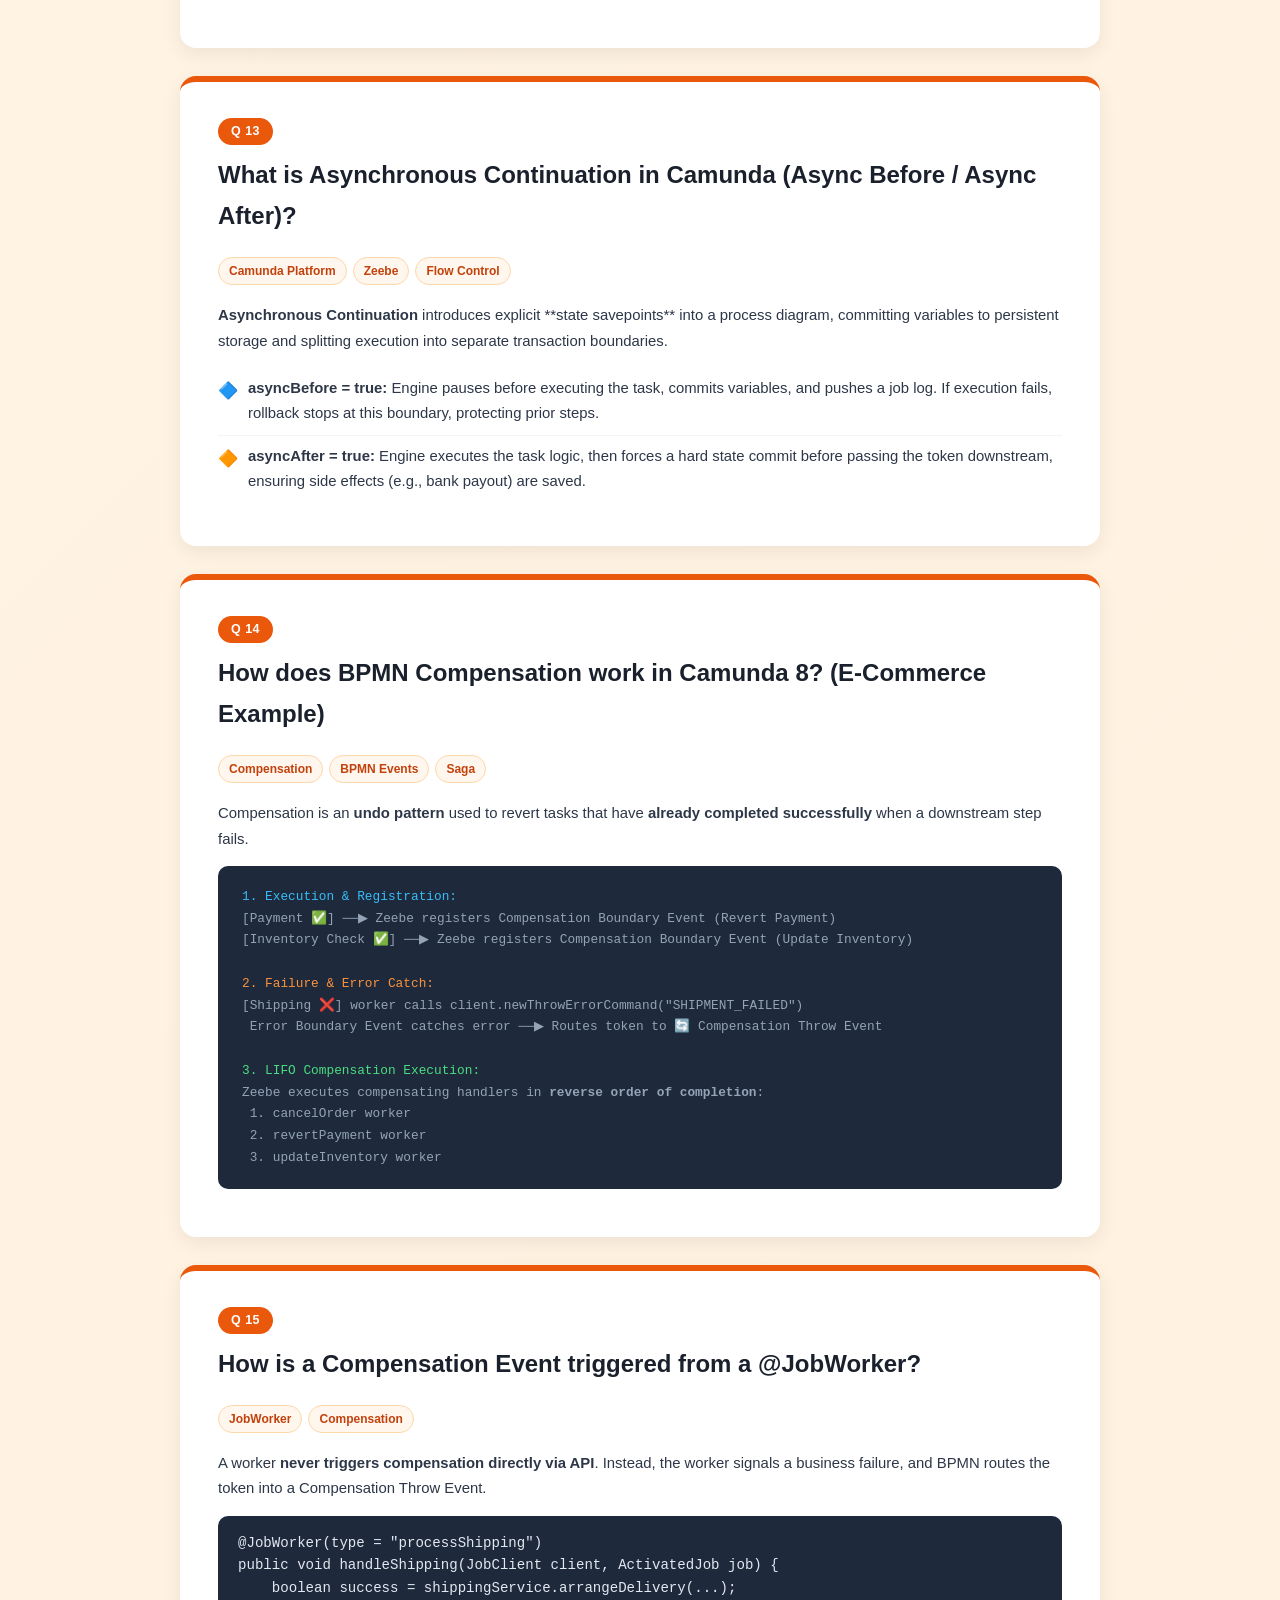
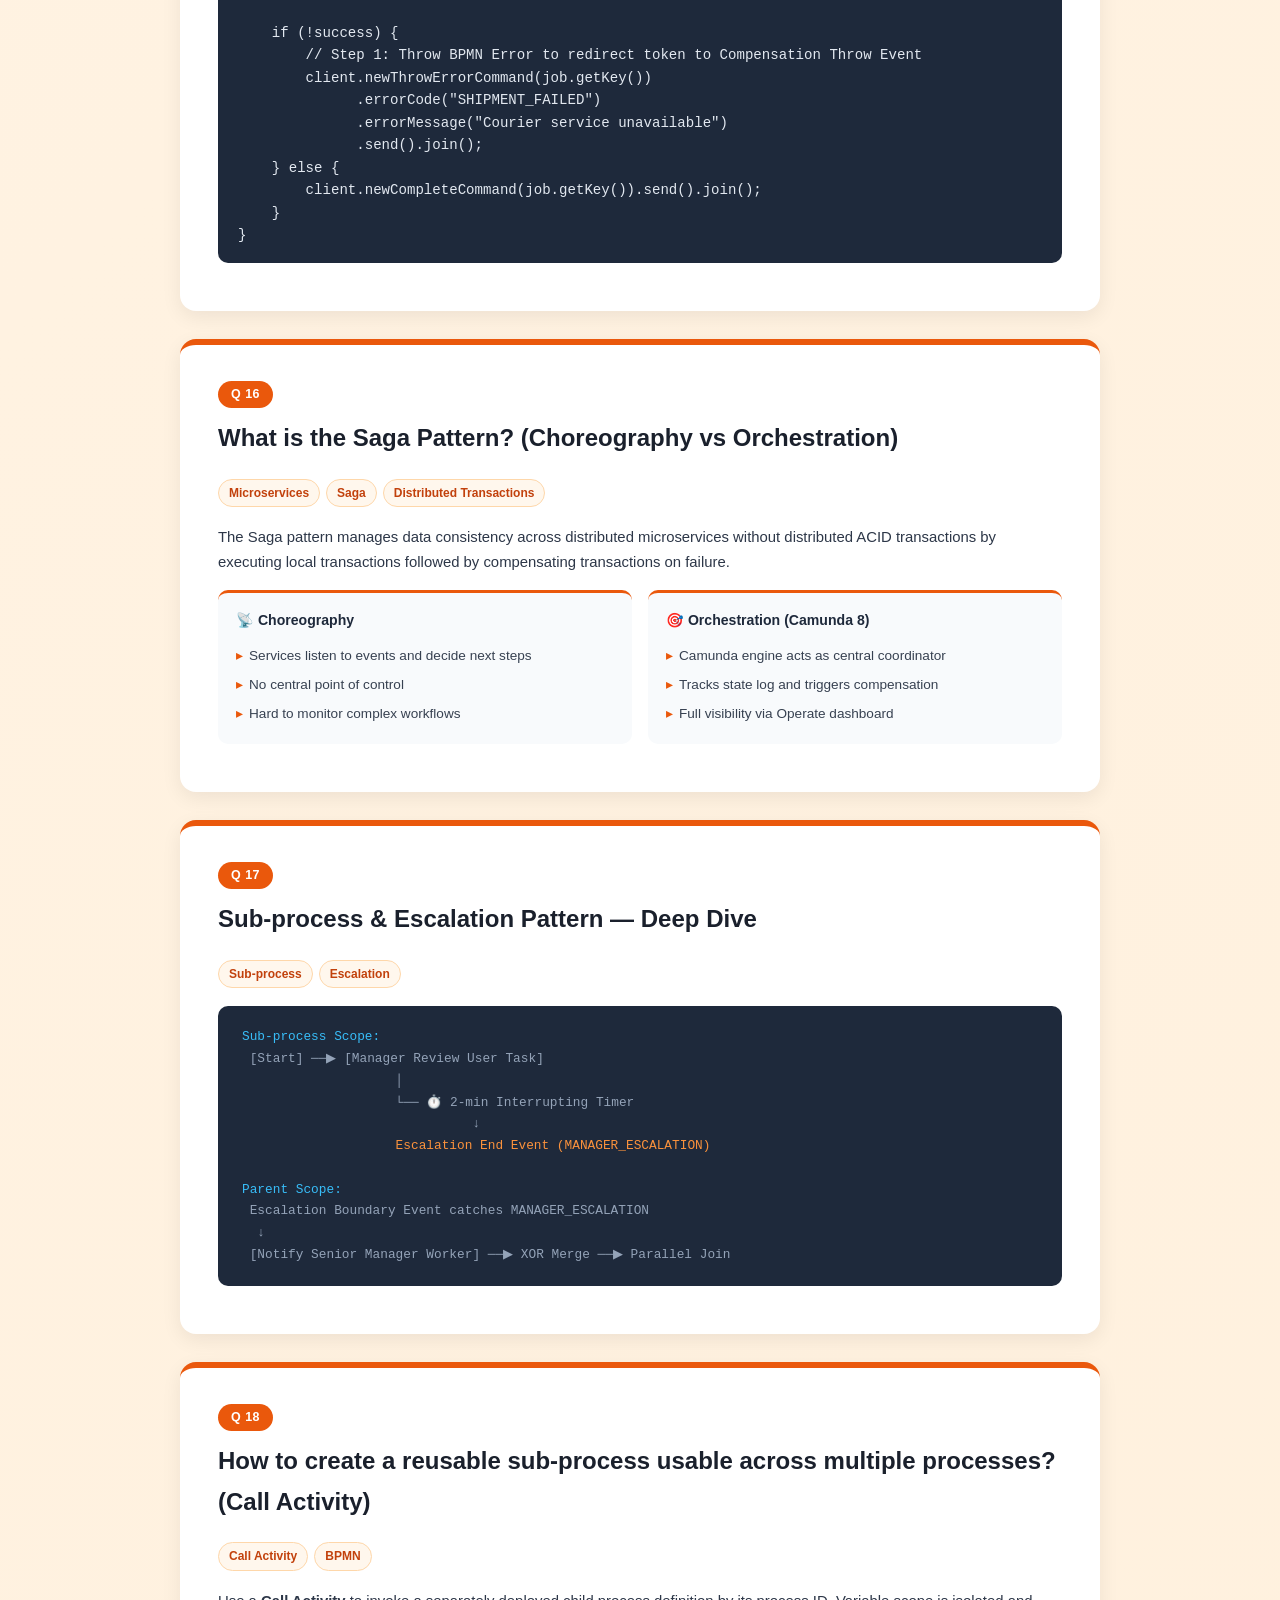
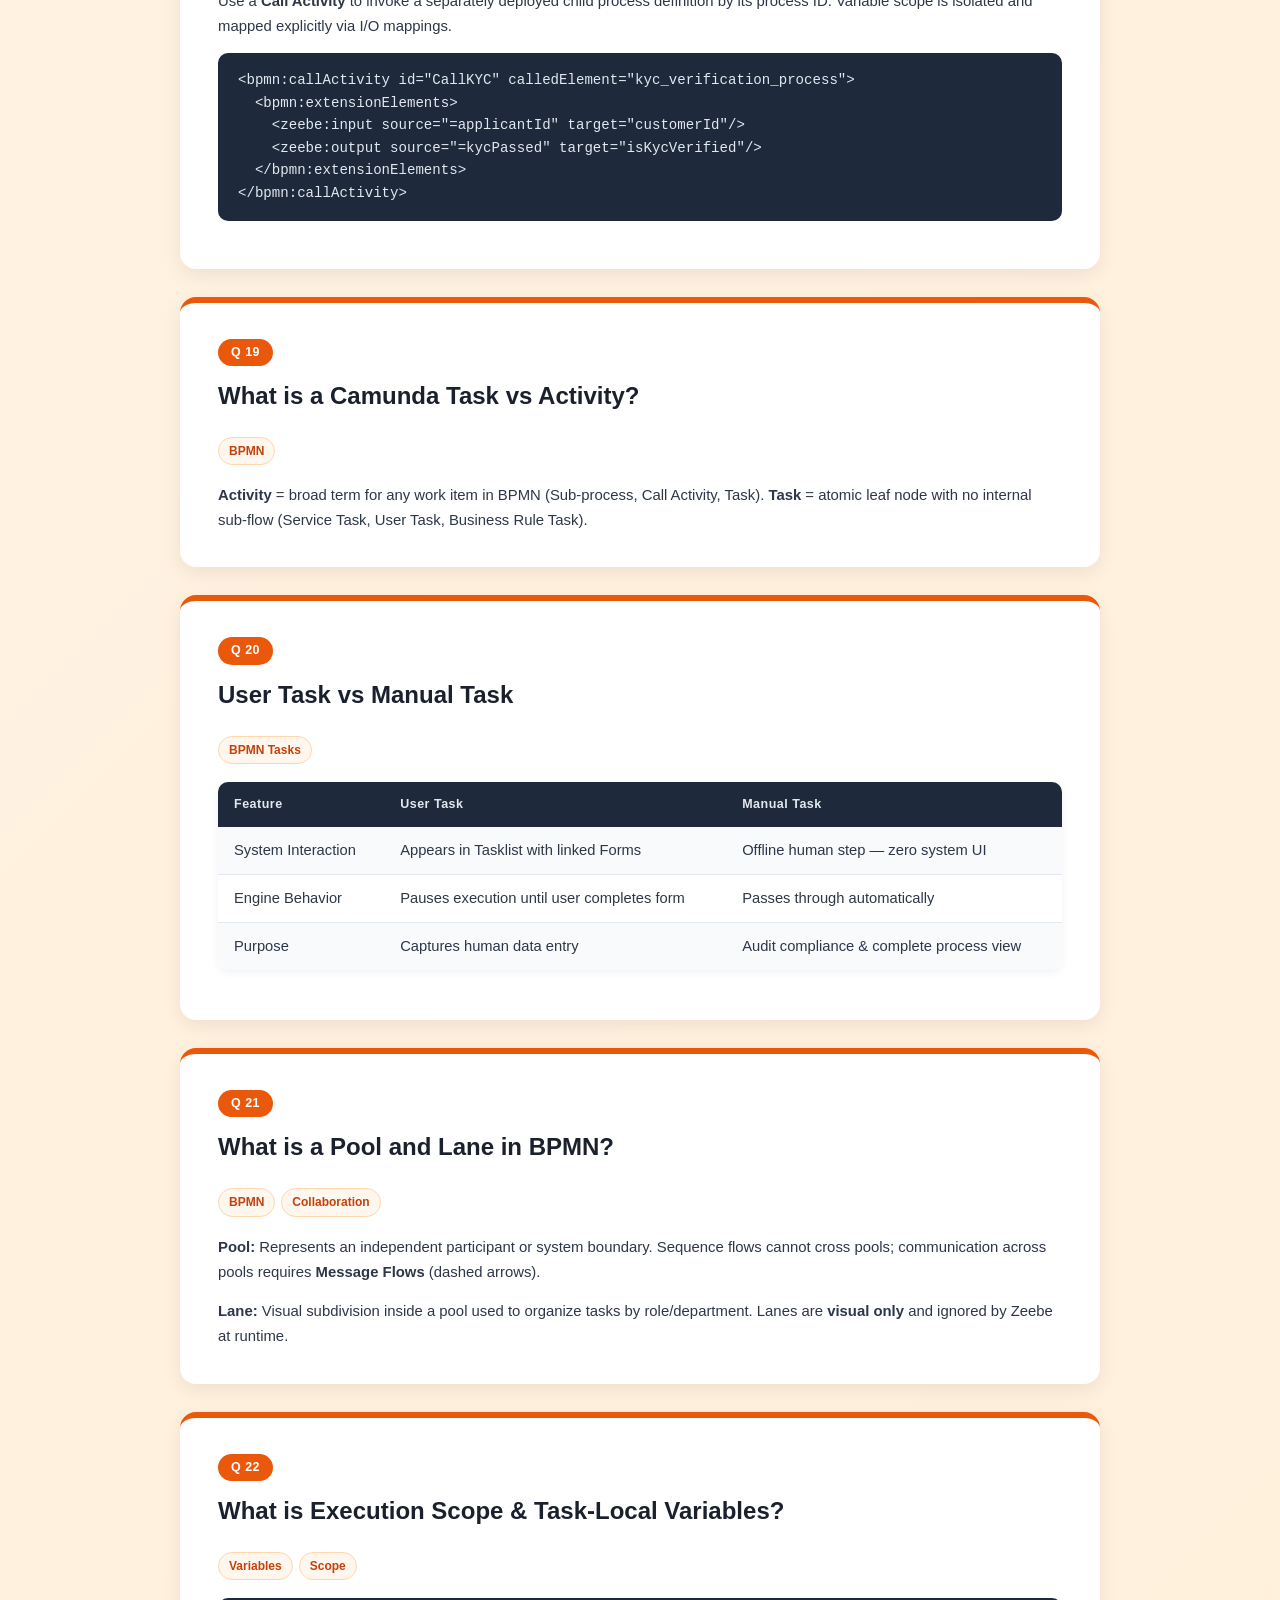
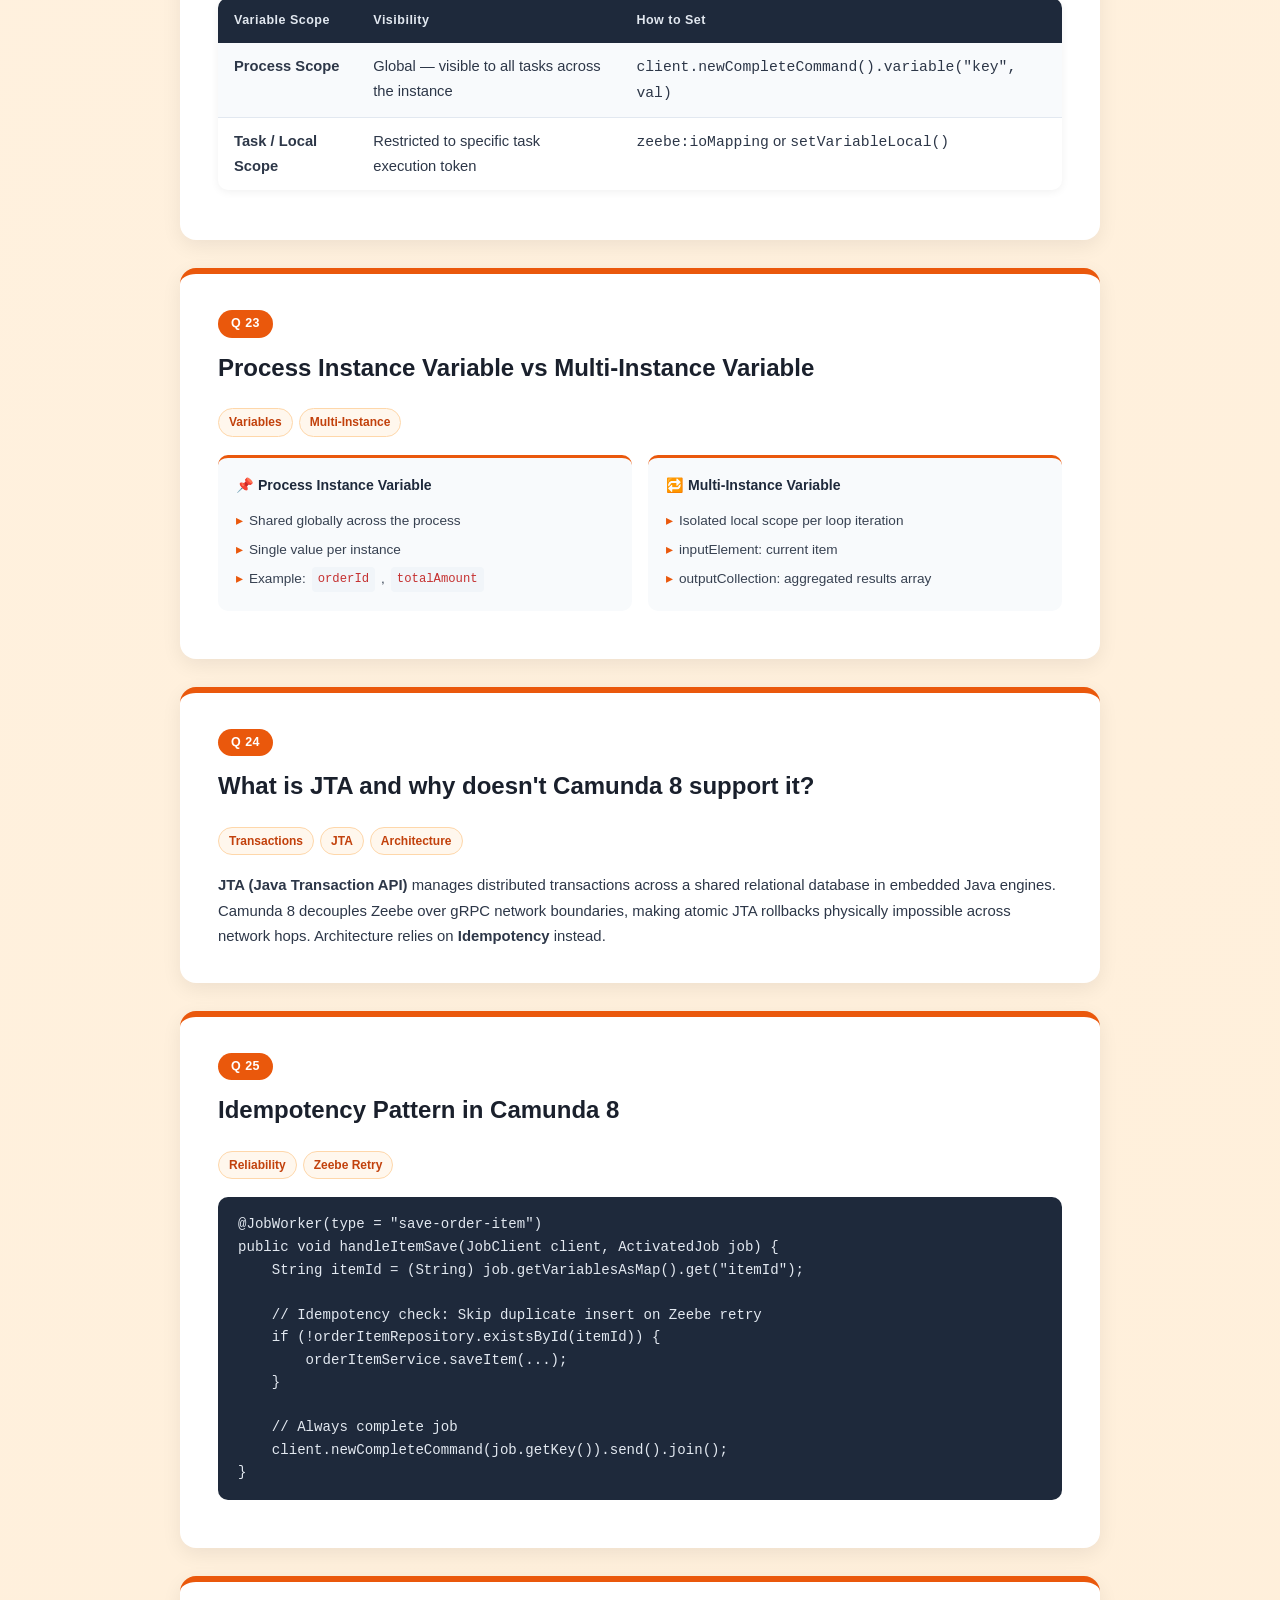
<file: camunda-interview-questions.html>
<!DOCTYPE html>
<html lang="en">
<head>
<meta charset="UTF-8">
<meta name="viewport" content="width=device-width, initial-scale=1.0">
<title>Camunda BPM Interview Prep</title>
<link rel="stylesheet" href="site.css">
<style>
  body {
    background: linear-gradient(135deg, #fff7ed 0%, #ffedd5 100%);
    padding: 0 0 60px;
  }
  .container { max-width: 960px; margin: 0 auto; padding: 32px 20px 0; }

  .header {
    background: linear-gradient(135deg, #c2410c 0%, #ea580c 60%, #e07b00 100%);
    color: white;
    padding: 44px 50px;
    margin-bottom: 30px;
  }
  .header h1 { font-size: 2.2em; font-weight: 800; margin-bottom: 8px; }
  .header p  { font-size: 1em; opacity: 0.9; }

  /* TOC */
  .toc {
    background: white;
    padding: 24px 32px;
    border-radius: 14px;
    box-shadow: 0 4px 12px rgba(0,0,0,0.06);
    margin-bottom: 30px;
    border-left: 5px solid #ea580c;
  }
  .toc h2 { color: #c2410c; margin-bottom: 14px; font-size: 1.1em; font-weight: 700; }
  .toc-grid {
    display: grid;
    grid-template-columns: repeat(auto-fill, minmax(280px,1fr));
    gap: 6px 20px;
  }
  .toc-grid a {
    color: #1e40af; text-decoration: none; font-size: 0.88em;
    font-weight: 500; padding: 3px 0;
    display: flex; align-items: center; gap: 6px;
  }
  .toc-grid a:hover { color: #ea580c; }

  /* Question Card */
  .q-card {
    background: white;
    border-radius: 16px;
    padding: 34px 38px;
    margin-bottom: 28px;
    box-shadow: 0 6px 20px rgba(0,0,0,0.07);
    border-top: 6px solid #ea580c;
  }
  .q-num {
    display: inline-block;
    background: #ea580c; color: white;
    padding: 3px 13px; border-radius: 999px;
    font-size: 0.78em; font-weight: 700;
    margin-bottom: 10px; letter-spacing: 0.5px;
  }
  .q-title {
    font-size: 1.5em; color: #1a202c;
    margin-bottom: 20px; font-weight: 800;
  }
  .q-tags { display:flex; flex-wrap:wrap; gap:6px; margin-bottom:18px; }
  .q-tag {
    background:#fff7ed; color:#c2410c;
    padding:3px 10px; border-radius:999px;
    font-size:0.75em; font-weight:600; border:1px solid #fed7aa;
  }

  /* Section heading */
  .sh { font-size:1em; font-weight:700; color:#c2410c; margin:20px 0 10px; display:flex; align-items:center; gap:8px; }

  /* Comparison grid */
  .cmp {
    display:grid; grid-template-columns:1fr 1fr; gap:16px; margin:14px 0;
  }
  @media(max-width:600px){ .cmp{grid-template-columns:1fr;} }
  .cmp-box {
    background:#f8fafc; border-radius:10px;
    padding:16px 18px; border-top:3px solid #ea580c;
  }
  .cmp-box h4 { font-size:0.88em; font-weight:700; color:#1e293b; margin-bottom:8px; }
  .cmp-box ul { list-style:none; }
  .cmp-box ul li { font-size:0.85em; color:#374151; padding:3px 0; display:flex; gap:6px; }
  .cmp-box ul li::before { content:'▸'; color:#ea580c; flex-shrink:0; }

  /* flow diagram */
  .flow {
    background:#1e293b; color:#94a3b8;
    font-family:"Fira Code",Consolas,monospace;
    font-size:0.8em; padding:20px 24px;
    border-radius:10px; overflow-x:auto;
    white-space:pre; margin:14px 0; line-height:1.7;
  }
  .flow .hl  { color:#38bdf8; }
  .flow .ok  { color:#4ade80; }
  .flow .warn{ color:#fb923c; }
  .flow .dim { color:#475569; }

  /* inline highlighted list */
  .point-list { list-style:none; margin:10px 0; }
  .point-list li {
    padding:8px 0; border-bottom:1px solid #f1f5f9;
    font-size:0.93em; display:flex; gap:10px; align-items:flex-start;
  }
  .point-list li:last-child { border-bottom:none; }
  .point-list .pl-icon { font-size:1.1em; flex-shrink:0; margin-top:1px; }

  /* quote box */
  .quote-box {
    background:#f8fafc; border-left:4px solid #ea580c;
    padding:12px 16px; font-size:0.9em; color:#334155; margin:10px 0;
  }
</style>
</head>
<body>

<!-- NAV -->
<nav class="site-nav">
  <a href="index.html" class="nav-brand">⚡ Amit's Interview Prep</a>
  <ul class="nav-links">
    <li><a href="index.html">🏠 Home</a></li>
    <li><a href="java-interview-questions.html">☕ Java</a></li>
    <li><a href="spring-boot-interview.html">🌱 Spring Boot</a></li>
    <li><a href="apache-kafka-interview.html">📨 Kafka</a></li>
    <li><a href="microservices-interview.html">🔧 Microservices</a></li>
    <li><a href="camunda-interview-questions.html" class="active">⚙️ Camunda</a></li>
  </ul>
</nav>

<div class="header">
  <h1>⚙️ Camunda BPM Interview Prep</h1>
  <p>Camunda 7 vs 8 · Zeebe Architecture · High-Concurrency · BPMN 2.0 · DMN · Saga Compensation · Spring Boot Workers</p>
</div>

<div class="container">
<a href="index.html" class="back-home">← Back to Home</a>

<!-- TOC -->
<div class="toc">
  <h2>📋 Table of Contents</h2>
  <div class="toc-grid">
    <a href="#q1">1. Camunda Web Applications</a>
    <a href="#q2">2. Camunda 7 vs Camunda 8 Architecture</a>
    <a href="#q3">3. What is a Job Worker &amp; .send().join()?</a>
    <a href="#q4">4. Competing Consumers &amp; Worker Scaling</a>
    <a href="#q5">5. What is the Zeebe Broker &amp; Cluster Benefits?</a>
    <a href="#q6">6. Backpressure &amp; Exponential Backoff</a>
    <a href="#q7">7. High-Volume Batch Processing (10,000 Items)</a>
    <a href="#q8">8. Parallel Execution in BPMN</a>
    <a href="#q9">9. Multi-Instance Items Processing Flow</a>
    <a href="#q10">10. Gateways — All Types</a>
    <a href="#q11">11. Intermediate Events</a>
    <a href="#q12">12. Boundary Events</a>
    <a href="#q13">13. Async Continuation (Async Before / After)</a>
    <a href="#q14">14. Compensation Pattern &amp; E-Commerce Example</a>
    <a href="#q15">15. How Compensation is Triggered from Worker</a>
    <a href="#q16">16. What is the Saga Pattern?</a>
    <a href="#q17">17. Sub-process &amp; Escalation Pattern</a>
    <a href="#q18">18. Reusable Sub-process — Call Activity</a>
    <a href="#q19">19. BPMN Task vs Activity</a>
    <a href="#q20">20. User Task vs Manual Task</a>
    <a href="#q21">21. Pool and Lane</a>
    <a href="#q22">22. Execution Scope &amp; Local Variables</a>
    <a href="#q23">23. Process Instance vs Multi-Instance Variables</a>
    <a href="#q24">24. What is JTA &amp; Why C8 Drops It?</a>
    <a href="#q25">25. Idempotency Pattern in Camunda 8</a>
    <a href="#q26">26. Business Key &amp; Message Correlation</a>
    <a href="#q27">27. Ways to Start a Process</a>
    <a href="#q28">28. Programmatic Deployment &amp; Auto-Start</a>
    <a href="#q29">29. JavaDelegate vs TaskListener vs @JobWorker</a>
    <a href="#q30">30. Migration Strategy (Camunda 7 to 8)</a>
    <a href="#q31">31. Process Versioning &amp; In-Flight Migration</a>
    <a href="#q32">32. What is DMN &amp; Hit Policies?</a>
    <a href="#q33">33. DMN Execution &amp; Variable Mapping</a>
    <a href="#q34">34. DRD &amp; Decision Chaining in DMN</a>
    <a href="#q35">35. What is FEEL in DMN vs BPMN?</a>
    <a href="#q36">36. DMN Palette Tools in Modeler</a>
    <a href="#q37">37. How to Design a DMN from Scratch</a>
  </div>
</div>

<!-- ═══════════════════════════════════════════════════════════ Q1 -->
<div class="q-card" id="q1">
  <span class="q-num">Q 01</span>
  <div class="q-title">What are the Web Applications offered by Camunda?</div>
  <div class="q-tags"><span class="q-tag">Camunda Platform</span><span class="q-tag">Web Apps</span></div>
  <table class="data-table">
    <tr><th>App</th><th>Purpose</th><th>Camunda 7</th><th>Camunda 8</th></tr>
    <tr><td><strong>Operate</strong></td><td>Monitor &amp; manage running process instances, inspect variables, cancel/retry</td><td>Cockpit</td><td>✅ Operate</td></tr>
    <tr><td><strong>Tasklist</strong></td><td>Human task management — fill forms, complete user tasks</td><td>Tasklist</td><td>✅ Tasklist</td></tr>
    <tr><td><strong>Optimize</strong></td><td>Process analytics, KPIs, bottleneck detection (Enterprise only)</td><td>Optimize</td><td>✅ Optimize</td></tr>
    <tr><td><strong>Modeler</strong></td><td>BPMN/DMN designer, deploy to Zeebe</td><td>Modeler</td><td>✅ Modeler 5.x</td></tr>
    <tr><td><strong>Identity</strong></td><td>User/role management (Camunda 8 only)</td><td>❌</td><td>✅ Identity</td></tr>
  </table>
  <div class="interview-tip"><strong>💡 Interview Tip:</strong> In Camunda 8, history is stored in <strong>Elasticsearch</strong> and queried by Operate — not in a relational DB. This separates runtime from history concerns.</div>
</div>

<!-- ═══════════════════════════════════════════════════════════ Q2 -->
<div class="q-card" id="q2">
  <span class="q-num">Q 02</span>
  <div class="q-title">Camunda 7 vs Camunda 8 — Key Architectural Differences</div>
  <div class="q-tags"><span class="q-tag">Architecture</span><span class="q-tag">Migration</span><span class="q-tag">Zeebe</span></div>

  <div class="sh">🏗️ Architecture Overview</div>
  <div class="flow"><span class="hl">Camunda 7:</span>
┌─────────────────────────────┐
│  Spring Boot App JVM        │
│  ├── Your Code              │
│  ├── Camunda Engine (JAR)   │  <span class="ok">← embedded, same JVM</span>
│  └── Your DB (Postgres/MySQL│
└─────────────────────────────┘

<span class="hl">Camunda 8:</span>
┌──────────────┐  <span class="warn">gRPC :26500</span>  ┌─────────────────┐
│ Spring Boot  │ ──────────────▶│  Zeebe Engine   │
│ App (client) │                │  (Go binary)    │
└──────────────┘                │  RocksDB storage│
                                └─────────────────┘</div>

  <div class="sh">📊 Feature Comparison</div>
  <table class="data-table">
    <tr><th>Feature</th><th>Camunda 7</th><th>Camunda 8 / Zeebe</th></tr>
    <tr><td>Engine location</td><td>Embedded in app</td><td>Separate cluster (cannot embed)</td></tr>
    <tr><td>Communication</td><td>Direct Java API (in-process)</td><td>gRPC over network</td></tr>
    <tr><td>Database</td><td>Required (MySQL/Postgres/Oracle)</td><td>Zeebe owns storage (RocksDB)</td></tr>
    <tr><td>Worker model</td><td>External Task — poll</td><td>Job Worker — push/stream</td></tr>
    <tr><td>Transactions</td><td>JTA (same DB txn)</td><td>No JTA → idempotency pattern</td></tr>
    <tr><td>Scalability</td><td>Vertical (DB bottleneck)</td><td>Horizontal (partitioned)</td></tr>
    <tr><td>History</td><td>Same DB (ACT_HI_* tables)</td><td>Elasticsearch (via Operate)</td></tr>
    <tr><td>Script tasks</td><td>Groovy, JUEL, JS</td><td>FEEL only</td></tr>
  </table>
  <div class="interview-tip"><strong>💡 One-liner:</strong> "Camunda 7 embeds the engine with DB-backed JTA transactions. Camunda 8 uses Zeebe — a separate distributed engine over gRPC, no shared DB, horizontal scaling, requiring idempotency instead of transactions."</div>
</div>

<!-- ═══════════════════════════════════════════════════════════ Q3 -->
<div class="q-card" id="q3">
  <span class="q-num">Q 03</span>
  <div class="q-title">What is a Job Worker in Camunda 8 and why is .send().join() used?</div>
  <div class="q-tags"><span class="q-tag">Zeebe</span><span class="q-tag">Spring Boot</span><span class="q-tag">@JobWorker</span><span class="q-tag">gRPC</span></div>
  <p style="margin-bottom:14px;font-size:0.95em;">A Job Worker is a Spring component that subscribes to a specific job type in Zeebe and handles service task execution asynchronously over gRPC.</p>
  <pre><code>@Slf4j
@Component
public class BackgroundCheckWorker {

    @JobWorker(type = "backgroundCheck")
    public void handle(JobClient client, ActivatedJob job) {
        String name = (String) job.getVariablesAsMap().get("name");
        log.info("Running background check for: {}", name);

        client.newCompleteCommand(job.getKey())
              .variable("backgroundCheckPassed", true)
              .send().join();
    }
}</code></pre>
  <div class="sh">Why .send().join()?</div>
  <ul class="point-list">
    <li><span class="pl-icon">1️⃣</span><div><code>newCompleteCommand()</code>: Builds the request payload locally. No network I/O occurs.</div></li>
    <li><span class="pl-icon">2️⃣</span><div><code>.send()</code>: Transmits the command asynchronously over gRPC stream and returns a <code>ZeebeFuture</code>.</div></li>
    <li><span class="pl-icon">3️⃣</span><div><code>.join()</code>: Blocks the worker thread until Zeebe acknowledges the write. It ensures synchronous execution guarantees, proper exception handling, and prevents early worker thread release before confirmation.</div></li>
  </ul>
</div>

<!-- ═══════════════════════════════════════════════════════════ Q4 -->
<div class="q-card" id="q4">
  <span class="q-num">Q 04</span>
  <div class="q-title">What happens if two Spring Boot apps run with identical Zeebe configs and @JobWorker names?</div>
  <div class="q-tags"><span class="q-tag">Zeebe</span><span class="q-tag">Scaling</span><span class="q-tag">Concurrency</span></div>
  <p style="font-size:0.93em;margin-bottom:14px;">Zeebe treats both application instances as <strong>competing consumers</strong> and load-balances incoming jobs across them automatically via round-robin distribution.</p>
  <div class="flow">                   ┌───────────────────────────────┐
                   │    Zeebe Broker (:26500)      │
                   └───────────────┬───────────────┘
                                   │
              ┌────────────────────┴────────────────────┐
              │ Stream/Poll Jobs (type="backgroundCheck")│
              ▼                                         ▼
   ┌────────────────────┐                    ┌────────────────────┐
   │ Spring Boot App 1  │                    │ Spring Boot App 2  │
   │ Worker Instance A  │                    │ Worker Instance B  │
   └────────────────────┘                    └────────────────────┘</div>
  <div class="sh">Key Characteristics</div>
  <table class="data-table">
    <tr><th>Feature</th><th>Behavior</th></tr>
    <tr><td>Horizontal Scaling</td><td>Identical codebases scale throughput seamlessly. Job #1 goes to App 1, Job #2 goes to App 2.</td></tr>
    <tr><td>Exclusive Locks</td><td>When Zeebe assigns a job to App 1, it sets a timeout lock. App 2 cannot process that job unless App 1 times out.</td></tr>
    <tr><td>Accidental Collision</td><td>If two different services share a job type name, jobs will be incorrectly split 50/50, causing runtime errors if App 2 lacks execution context.</td></tr>
  </table>
</div>

<!-- ═══════════════════════════════════════════════════════════ Q5 -->
<div class="q-card" id="q5">
  <span class="q-num">Q 05</span>
  <div class="q-title">What is the Zeebe Broker and what benefits do you get by adding more brokers?</div>
  <div class="q-tags"><span class="q-tag">Zeebe</span><span class="q-tag">Cluster</span><span class="q-tag">Raft Consensus</span><span class="q-tag">Partitioning</span></div>
  <p style="font-size:0.93em;margin-bottom:14px;">The <strong>Zeebe Broker</strong> is the core distributed execution engine of Camunda 8 that acts as the "brain" for workflow orchestration, maintaining process state logs via RocksDB and managing task allocations.</p>
  
  <div class="sh">Benefits of Adding Broker Nodes</div>
  <ul class="point-list">
    <li><span class="pl-icon">🚀</span><div><strong>Increased Throughput (Horizontal Scaling):</strong> State is sharded into multiple <strong>partitions</strong>. Adding broker nodes allows partitions to spread across more hardware resources.</div></li>
    <li><span class="pl-icon">🛡️</span><div><strong>High Availability &amp; Fault Tolerance:</strong> Zeebe uses the <strong>Raft consensus algorithm</strong> with a configurable replication factor (e.g., 3). If a broker leader fails, a new leader is elected automatically without data loss.</div></li>
    <li><span class="pl-icon">⚡</span><div><strong>No Database Bottleneck:</strong> Unlike C7 relational database lock contention, Zeebe brokers write to append-only logs, handling millions of process instances per day.</div></li>
  </ul>
</div>

<!-- ═══════════════════════════════════════════════════════════ Q6 -->
<div class="q-card" id="q6">
  <span class="q-num">Q 06</span>
  <div class="q-title">What is Backpressure in Zeebe and how do you implement Exponential Backoff?</div>
  <div class="q-tags"><span class="q-tag">Resilience</span><span class="q-tag">Backpressure</span><span class="q-tag">Resilience4j</span></div>
  <p style="font-size:0.93em;margin-bottom:14px;"><strong>Backpressure</strong> is Zeebe's built-in safety mechanism. When the broker is overwhelmed, it rejects new commands with a <code>RESOURCE_EXHAUSTED</code> gRPC error rather than buffering requests indefinitely and causing OOM crashes.</p>

  <div class="sh">Combining Backpressure &amp; Exponential Backoff</div>
  <p style="font-size:0.9em;margin-bottom:10px;">When a worker catches <code>RESOURCE_EXHAUSTED</code> or downstream API failures, it applies an exponential delay (with jitter) before retrying to prevent retry storms.</p>

  <pre><code>@Bean
public RetryConfig apiRetryConfig() {
    return RetryConfig.custom()
        .maxAttempts(4)
        .intervalFunction(IntervalFunction.ofExponentialBackoff(500, 2.0)) // 500ms, 1s, 2s, 4s
        .retryExceptions(ResourceExhaustedException.class, IOException.class)
        .build();
}</code></pre>
</div>

<!-- ═══════════════════════════════════════════════════════════ Q7 -->
<div class="q-card" id="q7">
  <span class="q-num">Q 07</span>
  <div class="q-title">How do you process 10,000 orders efficiently in Camunda 8?</div>
  <div class="q-tags"><span class="q-tag">High Throughput</span><span class="q-tag">Multi-Instance</span><span class="q-tag">Scaling</span></div>
  <ul class="point-list">
    <li><span class="pl-icon">1️⃣</span><div><strong>Parallel Multi-Instance Subprocess:</strong> Spawn individual tokens for each item across cluster partitions dynamically instead of sequential looping.</div></li>
    <li><span class="pl-icon">2️⃣</span><div><strong>Worker Horizontal Scaling:</strong> Scale Spring Boot worker pods on Kubernetes. Set <code>maxJobsActive=64</code> or higher to maximize throughput per worker thread pool.</div></li>
    <li><span class="pl-icon">3️⃣</span><div><strong>Partition Tuning:</strong> Ensure the Zeebe cluster has sufficient partitions (e.g., 8–16) to distribute the multi-instance job load across broker nodes.</div></li>
    <li><span class="pl-icon">4️⃣</span><div><strong>Worker Idempotency:</strong> Ensure downstream database updates check order state before applying changes to safely handle gRPC retries.</div></li>
  </ul>
</div>

<!-- ═══════════════════════════════════════════════════════════ Q8 -->
<div class="q-card" id="q8">
  <span class="q-num">Q 08</span>
  <div class="q-title">How do you achieve Parallel Execution in BPMN? (Threads vs Tokens)</div>
  <div class="q-tags"><span class="q-tag">BPMN</span><span class="q-tag">Parallel Gateway</span><span class="q-tag">Multi-Instance</span></div>
  <table class="data-table">
    <tr><th>Pattern</th><th>BPMN Construct</th><th>Mechanism</th></tr>
    <tr><td><strong>Static Parallelism</strong></td><td>Parallel Gateway (AND Split)</td><td>Splits one token into multiple fixed parallel branches (e.g., Payment + Inventory).</td></tr>
    <tr><td><strong>Dynamic Bulk Parallelism</strong></td><td>Parallel Multi-Instance</td><td>Spawns $N$ dynamic execution tokens driven by a collection variable.</td></tr>
  </table>
  <div class="interview-tip"><strong>💡 Does it run on single or parallel threads?</strong> In Camunda 8, parallel execution runs on **true parallel threads** distributed across worker thread pools and multi-pod Kubernetes instances. Zeebe orchestrates the state tokens while worker threads execute the jobs concurrently.</div>
</div>

<!-- ═══════════════════════════════════════════════════════════ Q9 -->
<div class="q-card" id="q9">
  <span class="q-num">Q 09</span>
  <div class="q-title">How to design a workflow that generates an Order ID first, then saves order items individually with rollback on failure?</div>
  <div class="q-tags"><span class="q-tag">BPMN Pattern</span><span class="q-tag">Multi-Instance</span><span class="q-tag">Saga</span></div>

  <div class="flow">[Start: Order Payload] ──▶ [Service Task: Generate Order Header ID]
                                         │
                                         ▼
                 ┌───────────────────────────────────────────────┐
                 │ Multi-Instance Subprocess / Task (Parallel)   │
                 │  Input Collection = orderItems                │
                 │  Element Variable = item                      │
                 │                                               │
                 │  [Service Task: Save Order Item to DB]        │
                 └───────────────────────┬───────────────────────┘
                                         │
               ┌─────────────────────────┴─────────────────────────┐
               │                                                   │
        (All Items Saved ✅)                                 (Item Failed ❌)
               │                                                   │
               ▼                                                   ▼
     [Return Order ID to UI]                          ⚡ Error Boundary / Throw Comp
                                                                   │
                                                                   ▼
                                                       [Revert Saved Items + Order]</div>

  <div class="sh">How the Order ID is returned to external UI</div>
  <p style="font-size:0.93em;">The UI makes a synchronous REST call to your Spring Boot API. The controller executes <code>zeebeClient.newCreateInstanceCommand()...send().join()</code>. Once the process completes or passes the header creation step, the API returns the generated Order ID in the HTTP response payload.</p>
</div>

<!-- ═══════════════════════════════════════════════════════════ Q10 -->
<div class="q-card" id="q10">
  <span class="q-num">Q 10</span>
  <div class="q-title">Gateways in BPMN — All Types Explained</div>
  <div class="q-tags"><span class="q-tag">BPMN</span><span class="q-tag">Gateway</span><span class="q-tag">Flow Control</span></div>

  <table class="data-table">
    <tr><th>Gateway</th><th>Symbol</th><th>Split behaviour</th><th>Join behaviour</th></tr>
    <tr><td><strong>XOR (Exclusive)</strong></td><td>✕ or ◇</td><td>Exactly ONE path fires (first matching condition)</td><td>Passes first arriving token</td></tr>
    <tr><td><strong>AND (Parallel)</strong></td><td>+</td><td>ALL paths fire simultaneously</td><td>Waits for ALL incoming tokens</td></tr>
    <tr><td><strong>OR (Inclusive)</strong></td><td>◯</td><td>ONE or MORE paths fire based on conditions</td><td>Waits for all active paths</td></tr>
    <tr><td><strong>Event-Based</strong></td><td>⬡</td><td>Waits for first event (timer/message) to occur</td><td>N/A (catching only)</td></tr>
  </table>
</div>

<!-- ═══════════════════════════════════════════════════════════ Q11 -->
<div class="q-card" id="q11">
  <span class="q-num">Q 11</span>
  <div class="q-title">What are Intermediate Events?</div>
  <div class="q-tags"><span class="q-tag">BPMN Events</span></div>
  <table class="data-table">
    <tr><th>Type</th><th>Catching (waits for event)</th><th>Throwing (triggers event)</th></tr>
    <tr><td><strong>Timer</strong></td><td>Wait N days/hours</td><td>❌ Not applicable</td></tr>
    <tr><td><strong>Message</strong></td><td>Wait for named message</td><td>Send message to another process</td></tr>
    <tr><td><strong>Signal</strong></td><td>Wait for broadcast signal</td><td>Broadcast signal to all listeners</td></tr>
    <tr><td><strong>Compensation</strong></td><td>Wait for undo trigger</td><td>Trigger compensation for completed tasks</td></tr>
  </table>
</div>

<!-- ═══════════════════════════════════════════════════════════ Q12 -->
<div class="q-card" id="q12">
  <span class="q-num">Q 12</span>
  <div class="q-title">What are Boundary Events? Interrupting vs Non-Interrupting</div>
  <div class="q-tags"><span class="q-tag">BPMN Events</span><span class="q-tag">Boundary</span></div>
  <div class="cmp">
    <div class="cmp-box">
      <h4>⚡ Interrupting (Solid Line)</h4>
      <ul>
        <li>Cancels the target task immediately</li>
        <li>Redirects process token down the boundary flow</li>
        <li>Used for critical error handling / aborts</li>
      </ul>
    </div>
    <div class="cmp-box">
      <h4>🔔 Non-Interrupting (Dashed Line)</h4>
      <ul>
        <li>Target task continues running in parallel</li>
        <li>Spawns a new parallel token on boundary path</li>
        <li>Used for reminders, SLAs, and notifications</li>
      </ul>
    </div>
  </div>
</div>

<!-- ═══════════════════════════════════════════════════════════ Q13 -->
<div class="q-card" id="q13">
  <span class="q-num">Q 13</span>
  <div class="q-title">What is Asynchronous Continuation in Camunda (Async Before / Async After)?</div>
  <div class="q-tags"><span class="q-tag">Camunda Platform</span><span class="q-tag">Zeebe</span><span class="q-tag">Flow Control</span></div>
  <p style="font-size:0.93em;margin-bottom:14px;"><strong>Asynchronous Continuation</strong> introduces explicit **state savepoints** into a process diagram, committing variables to persistent storage and splitting execution into separate transaction boundaries.</p>
  <ul class="point-list">
    <li><span class="pl-icon">🔷</span><div><strong>asyncBefore = true:</strong> Engine pauses before executing the task, commits variables, and pushes a job log. If execution fails, rollback stops at this boundary, protecting prior steps.</div></li>
    <li><span class="pl-icon">🔶</span><div><strong>asyncAfter = true:</strong> Engine executes the task logic, then forces a hard state commit before passing the token downstream, ensuring side effects (e.g., bank payout) are saved.</div></li>
  </ul>
</div>

<!-- ═══════════════════════════════════════════════════════════ Q14 -->
<div class="q-card" id="q14">
  <span class="q-num">Q 14</span>
  <div class="q-title">How does BPMN Compensation work in Camunda 8? (E-Commerce Example)</div>
  <div class="q-tags"><span class="q-tag">Compensation</span><span class="q-tag">BPMN Events</span><span class="q-tag">Saga</span></div>
  <p style="font-size:0.93em;margin-bottom:14px;">Compensation is an <strong>undo pattern</strong> used to revert tasks that have <strong>already completed successfully</strong> when a downstream step fails.</p>
  
  <div class="flow"><span class="hl">1. Execution &amp; Registration:</span>
[Payment ✅] ──▶ Zeebe registers Compensation Boundary Event (Revert Payment)
[Inventory Check ✅] ──▶ Zeebe registers Compensation Boundary Event (Update Inventory)

<span class="warn">2. Failure &amp; Error Catch:</span>
[Shipping ❌] worker calls client.newThrowErrorCommand("SHIPMENT_FAILED")
 Error Boundary Event catches error ──▶ Routes token to 🔄 Compensation Throw Event

<span class="ok">3. LIFO Compensation Execution:</span>
Zeebe executes compensating handlers in <strong>reverse order of completion</strong>:
 1. cancelOrder worker
 2. revertPayment worker
 3. updateInventory worker</div>
</div>

<!-- ═══════════════════════════════════════════════════════════ Q15 -->
<div class="q-card" id="q15">
  <span class="q-num">Q 15</span>
  <div class="q-title">How is a Compensation Event triggered from a @JobWorker?</div>
  <div class="q-tags"><span class="q-tag">JobWorker</span><span class="q-tag">Compensation</span></div>
  <p style="font-size:0.93em;margin-bottom:14px;">A worker <strong>never triggers compensation directly via API</strong>. Instead, the worker signals a business failure, and BPMN routes the token into a Compensation Throw Event.</p>

  <pre><code>@JobWorker(type = "processShipping")
public void handleShipping(JobClient client, ActivatedJob job) {
    boolean success = shippingService.arrangeDelivery(...);

    if (!success) {
        // Step 1: Throw BPMN Error to redirect token to Compensation Throw Event
        client.newThrowErrorCommand(job.getKey())
              .errorCode("SHIPMENT_FAILED")
              .errorMessage("Courier service unavailable")
              .send().join();
    } else {
        client.newCompleteCommand(job.getKey()).send().join();
    }
}</code></pre>
</div>

<!-- ═══════════════════════════════════════════════════════════ Q16 -->
<div class="q-card" id="q16">
  <span class="q-num">Q 16</span>
  <div class="q-title">What is the Saga Pattern? (Choreography vs Orchestration)</div>
  <div class="q-tags"><span class="q-tag">Microservices</span><span class="q-tag">Saga</span><span class="q-tag">Distributed Transactions</span></div>
  <p style="font-size:0.93em;margin-bottom:14px;">The Saga pattern manages data consistency across distributed microservices without distributed ACID transactions by executing local transactions followed by compensating transactions on failure.</p>
  <div class="cmp">
    <div class="cmp-box">
      <h4>📡 Choreography</h4>
      <ul>
        <li>Services listen to events and decide next steps</li>
        <li>No central point of control</li>
        <li>Hard to monitor complex workflows</li>
      </ul>
    </div>
    <div class="cmp-box">
      <h4>🎯 Orchestration (Camunda 8)</h4>
      <ul>
        <li>Camunda engine acts as central coordinator</li>
        <li>Tracks state log and triggers compensation</li>
        <li>Full visibility via Operate dashboard</li>
      </ul>
    </div>
  </div>
</div>

<!-- ═══════════════════════════════════════════════════════════ Q17 -->
<div class="q-card" id="q17">
  <span class="q-num">Q 17</span>
  <div class="q-title">Sub-process &amp; Escalation Pattern — Deep Dive</div>
  <div class="q-tags"><span class="q-tag">Sub-process</span><span class="q-tag">Escalation</span></div>
  <div class="flow"><span class="hl">Sub-process Scope:</span>
 [Start] ──▶ [Manager Review User Task]
                    │
                    └── ⏱️ 2-min Interrupting Timer
                              ↓
                    <span class="warn">Escalation End Event (MANAGER_ESCALATION)</span>

<span class="hl">Parent Scope:</span>
 Escalation Boundary Event catches MANAGER_ESCALATION
  ↓
 [Notify Senior Manager Worker] ──▶ XOR Merge ──▶ Parallel Join</div>
</div>

<!-- ═══════════════════════════════════════════════════════════ Q18 -->
<div class="q-card" id="q18">
  <span class="q-num">Q 18</span>
  <div class="q-title">How to create a reusable sub-process usable across multiple processes? (Call Activity)</div>
  <div class="q-tags"><span class="q-tag">Call Activity</span><span class="q-tag">BPMN</span></div>
  <p style="font-size:0.93em;margin-bottom:14px;">Use a <strong>Call Activity</strong> to invoke a separately deployed child process definition by its process ID. Variable scope is isolated and mapped explicitly via I/O mappings.</p>
  <pre><code>&lt;bpmn:callActivity id="CallKYC" calledElement="kyc_verification_process"&gt;
  &lt;bpmn:extensionElements&gt;
    &lt;zeebe:input source="=applicantId" target="customerId"/&gt;
    &lt;zeebe:output source="=kycPassed" target="isKycVerified"/&gt;
  &lt;/bpmn:extensionElements&gt;
&lt;/bpmn:callActivity&gt;</code></pre>
</div>

<!-- ═══════════════════════════════════════════════════════════ Q19 -->
<div class="q-card" id="q19">
  <span class="q-num">Q 19</span>
  <div class="q-title">What is a Camunda Task vs Activity?</div>
  <div class="q-tags"><span class="q-tag">BPMN</span></div>
  <p style="font-size:0.93em;"><strong>Activity</strong> = broad term for any work item in BPMN (Sub-process, Call Activity, Task). <strong>Task</strong> = atomic leaf node with no internal sub-flow (Service Task, User Task, Business Rule Task).</p>
</div>

<!-- ═══════════════════════════════════════════════════════════ Q20 -->
<div class="q-card" id="q20">
  <span class="q-num">Q 20</span>
  <div class="q-title">User Task vs Manual Task</div>
  <div class="q-tags"><span class="q-tag">BPMN Tasks</span></div>
  <table class="data-table">
    <tr><th>Feature</th><th>User Task</th><th>Manual Task</th></tr>
    <tr><td>System Interaction</td><td>Appears in Tasklist with linked Forms</td><td>Offline human step — zero system UI</td></tr>
    <tr><td>Engine Behavior</td><td>Pauses execution until user completes form</td><td>Passes through automatically</td></tr>
    <tr><td>Purpose</td><td>Captures human data entry</td><td>Audit compliance &amp; complete process view</td></tr>
  </table>
</div>

<!-- ═══════════════════════════════════════════════════════════ Q21 -->
<div class="q-card" id="q21">
  <span class="q-num">Q 21</span>
  <div class="q-title">What is a Pool and Lane in BPMN?</div>
  <div class="q-tags"><span class="q-tag">BPMN</span><span class="q-tag">Collaboration</span></div>
  <p style="font-size:0.93em;margin-bottom:14px;"><strong>Pool:</strong> Represents an independent participant or system boundary. Sequence flows cannot cross pools; communication across pools requires <strong>Message Flows</strong> (dashed arrows).</p>
  <p style="font-size:0.93em;"><strong>Lane:</strong> Visual subdivision inside a pool used to organize tasks by role/department. Lanes are <strong>visual only</strong> and ignored by Zeebe at runtime.</p>
</div>

<!-- ═══════════════════════════════════════════════════════════ Q22 -->
<div class="q-card" id="q22">
  <span class="q-num">Q 22</span>
  <div class="q-title">What is Execution Scope &amp; Task-Local Variables?</div>
  <div class="q-tags"><span class="q-tag">Variables</span><span class="q-tag">Scope</span></div>
  <table class="data-table">
    <tr><th>Variable Scope</th><th>Visibility</th><th>How to Set</th></tr>
    <tr><td><strong>Process Scope</strong></td><td>Global — visible to all tasks across the instance</td><td><code>client.newCompleteCommand().variable("key", val)</code></td></tr>
    <tr><td><strong>Task / Local Scope</strong></td><td>Restricted to specific task execution token</td><td><code>zeebe:ioMapping</code> or <code>setVariableLocal()</code></td></tr>
  </table>
</div>

<!-- ═══════════════════════════════════════════════════════════ Q23 -->
<div class="q-card" id="q23">
  <span class="q-num">Q 23</span>
  <div class="q-title">Process Instance Variable vs Multi-Instance Variable</div>
  <div class="q-tags"><span class="q-tag">Variables</span><span class="q-tag">Multi-Instance</span></div>
  <div class="cmp">
    <div class="cmp-box">
      <h4>📌 Process Instance Variable</h4>
      <ul>
        <li>Shared globally across the process</li>
        <li>Single value per instance</li>
        <li>Example: <code>orderId</code>, <code>totalAmount</code></li>
      </ul>
    </div>
    <div class="cmp-box">
      <h4>🔁 Multi-Instance Variable</h4>
      <ul>
        <li>Isolated local scope per loop iteration</li>
        <li>inputElement: current item</li>
        <li>outputCollection: aggregated results array</li>
      </ul>
    </div>
  </div>
</div>

<!-- ═══════════════════════════════════════════════════════════ Q24 -->
<div class="q-card" id="q24">
  <span class="q-num">Q 24</span>
  <div class="q-title">What is JTA and why doesn't Camunda 8 support it?</div>
  <div class="q-tags"><span class="q-tag">Transactions</span><span class="q-tag">JTA</span><span class="q-tag">Architecture</span></div>
  <p style="font-size:0.93em;"><strong>JTA (Java Transaction API)</strong> manages distributed transactions across a shared relational database in embedded Java engines. Camunda 8 decouples Zeebe over gRPC network boundaries, making atomic JTA rollbacks physically impossible across network hops. Architecture relies on <strong>Idempotency</strong> instead.</p>
</div>

<!-- ═══════════════════════════════════════════════════════════ Q25 -->
<div class="q-card" id="q25">
  <span class="q-num">Q 25</span>
  <div class="q-title">Idempotency Pattern in Camunda 8</div>
  <div class="q-tags"><span class="q-tag">Reliability</span><span class="q-tag">Zeebe Retry</span></div>
  <pre><code>@JobWorker(type = "save-order-item")
public void handleItemSave(JobClient client, ActivatedJob job) {
    String itemId = (String) job.getVariablesAsMap().get("itemId");

    // Idempotency check: Skip duplicate insert on Zeebe retry
    if (!orderItemRepository.existsById(itemId)) {
        orderItemService.saveItem(...);
    }

    // Always complete job
    client.newCompleteCommand(job.getKey()).send().join();
}</code></pre>
</div>

<!-- ═══════════════════════════════════════════════════════════ Q26 -->
<div class="q-card" id="q26">
  <span class="q-num">Q 26</span>
  <div class="q-title">What is the Business Key &amp; Message Correlation?</div>
  <div class="q-tags"><span class="q-tag">Process Instance</span><span class="q-tag">Correlation</span></div>
  <p style="font-size:0.93em;margin-bottom:14px;">A <strong>Business Key</strong> is a domain identifier (e.g., <code>ORDER-9942</code>) linked to a process instance. Message correlation uses this key to deliver external events to the correct waiting instance.</p>
  <pre><code>zeebeClient.newPublishMessageCommand()
    .messageName("PaymentReceived")
    .correlationKey("ORDER-9942")
    .variable("paymentStatus", "PAID")
    .send().join();</code></pre>
</div>

<!-- ═══════════════════════════════════════════════════════════ Q27 -->
<div class="q-card" id="q27">
  <span class="q-num">Q 27</span>
  <div class="q-title">How many ways can you start a Camunda 8 process?</div>
  <div class="q-tags"><span class="q-tag">Process Instantiation</span></div>
  <ul class="point-list">
    <li><span class="pl-icon">1️⃣</span><div><strong>None Start Event:</strong> API trigger via <code>zeebeClient.newCreateInstanceCommand()</code>.</div></li>
    <li><span class="pl-icon">2️⃣</span><div><strong>Timer Start Event:</strong> Auto-start on cron/duration schedule.</div></li>
    <li><span class="pl-icon">3️⃣</span><div><strong>Message Start Event:</strong> Triggered via inbound correlated message payload.</div></li>
    <li><span class="pl-icon">4️⃣</span><div><strong>Signal Start Event:</strong> Broadcast signal starts multiple instances concurrently.</div></li>
    <li><span class="pl-icon">5️⃣</span><div><strong>Call Activity:</strong> Parent process instantiates child process.</div></li>
    <li><span class="pl-icon">6️⃣</span><div><strong>REST Gateway Endpoint:</strong> HTTP POST request to Zeebe Gateway.</div></li>
  </ul>
</div>

<!-- ═══════════════════════════════════════════════════════════ Q28 -->
<div class="q-card" id="q28">
  <span class="q-num">Q 28</span>
  <div class="q-title">How do you deploy processes programmatically &amp; auto-start in Spring Boot?</div>
  <div class="q-tags"><span class="q-tag">Deployment</span><span class="q-tag">Spring Boot</span></div>
  <pre><code>// Auto-deploy via configuration property:
// spring.zeebe.resources.location=classpath*:*.bpmn,classpath*:*.dmn

// Programmatic deployment via ZeebeClient:
zeebeClient.newDeployResourceCommand()
    .addResourceFromClasspath("ecommerce.bpmn")
    .addResourceFromClasspath("eligibility.dmn")
    .send().join();</code></pre>
</div>

<!-- ═══════════════════════════════════════════════════════════ Q29 -->
<div class="q-card" id="q29">
  <span class="q-num">Q 29</span>
  <div class="q-title">JavaDelegate vs TaskListener — and what replaced them in Camunda 8?</div>
  <div class="q-tags"><span class="q-tag">Camunda 7</span><span class="q-tag">Camunda 8</span><span class="q-tag">Job Worker</span></div>
  <table class="data-table">
    <tr><th>Camunda 7 Construct</th><th>Execution Model</th><th>Camunda 8 Equivalent</th></tr>
    <tr><td><strong>JavaDelegate</strong></td><td>In-process Java class for Service Tasks</td><td><code>@JobWorker(type="...")</code></td></tr>
    <tr><td><strong>TaskListener</strong></td><td>In-process hook for User Task lifecycle events</td><td>Task Listener <code>@JobWorker</code> (e.g. <code>eventType="completing"</code>)</td></tr>
  </table>
</div>

<!-- ═══════════════════════════════════════════════════════════ Q30 -->
<div class="q-card" id="q30">
  <span class="q-num">Q 30</span>
  <div class="q-title">What are the Key Challenges &amp; Steps when Migrating from Camunda 7 to 8?</div>
  <div class="q-tags"><span class="q-tag">Migration</span><span class="q-tag">Refactoring</span></div>
  <ul class="point-list">
    <li><span class="pl-icon">1️⃣</span><div><strong>Finish-in-Place Strategy:</strong> Active C7 instances complete on C7; new processes launch on C8. Database migration is not possible due to RocksDB log architecture.</div></li>
    <li><span class="pl-icon">2️⃣</span><div><strong>JavaDelegate Refactoring:</strong> Convert in-memory delegates to remote <code>@JobWorker</code> microservices over gRPC.</div></li>
    <li><span class="pl-icon">3️⃣</span><div><strong>Transaction Redesign:</strong> Replace JTA ACID transactions with Idempotency checks and Saga Compensations.</div></li>
    <li><span class="pl-icon">4️⃣</span><div><strong>FEEL Expressions:</strong> Rewrite Groovy/JUEL scripts to standard FEEL syntax.</div></li>
  </ul>
</div>

<!-- ═══════════════════════════════════════════════════════════ Q31 -->
<div class="q-card" id="q31">
  <span class="q-num">Q 31</span>
  <div class="q-title">Process Versioning &amp; How to Migrate Active In-Flight Instances</div>
  <div class="q-tags"><span class="q-tag">Versioning</span><span class="q-tag">Migration API</span></div>
  <p style="font-size:0.93em;margin-bottom:14px;"><strong>Default Behavior:</strong> Existing instances remain pinned to the process definition version they started on. Deploying Version 2 only affects newly created process instances.</p>
  <p style="font-size:0.93em;"><strong>In-Flight Migration:</strong> To force running instances to move to a new definition version, create a <code>MigrationPlan</code> mapping activity token IDs from source version to target version, then execute via Operate or Zeebe Migration API.</p>
</div>

<!-- ═══════════════════════════════════════════════════════════ Q32 -->
<div class="q-card" id="q32">
  <span class="q-num">Q 32</span>
  <div class="q-title">What is DMN? (Decision Model and Notation) &amp; Hit Policies</div>
  <div class="q-tags"><span class="q-tag">DMN</span><span class="q-tag">Hit Policy</span><span class="q-tag">FEEL</span></div>
  <table class="data-table">
    <tr><th>Hit Policy</th><th>Behaviour</th></tr>
    <tr><td><strong>FIRST</strong></td><td>Evaluates top-to-bottom; returns first matching rule output.</td></tr>
    <tr><td><strong>UNIQUE</strong></td><td>Only one rule can match — engine throws exception if multiple match.</td></tr>
    <tr><td><strong>ANY</strong></td><td>Multiple rules can match but must return identical output values.</td></tr>
    <tr><td><strong>COLLECT</strong></td><td>Evaluates all matching rules and returns a list/array of outputs.</td></tr>
  </table>
</div>

<!-- ═══════════════════════════════════════════════════════════ Q33 -->
<div class="q-card" id="q33">
  <span class="q-num">Q 33</span>
  <div class="q-title">DMN Execution in Camunda 8 &amp; Variable Mapping</div>
  <div class="q-tags"><span class="q-tag">DMN</span><span class="q-tag">Business Rule Task</span></div>
  <pre><code>&lt;bpmn:businessRuleTask id="Task_Eligibility" name="Eligibility Check"&gt;
  &lt;bpmn:extensionElements&gt;
    &lt;zeebe:calledDecision decisionId="Decision_Eligibility" resultVariable="eligibility" /&gt;
    &lt;zeebe:ioMapping&gt;
      &lt;zeebe:input source="=age" target="age" /&gt;
      &lt;zeebe:output source="=eligibility" target="eligibility" /&gt;
    &lt;/zeebe:ioMapping&gt;
  &lt;/bpmn:extensionElements&gt;
&lt;/bpmn:businessRuleTask&gt;</code></pre>
</div>

<!-- ═══════════════════════════════════════════════════════════ Q34 -->
<div class="q-card" id="q34">
  <span class="q-num">Q 34</span>
  <div class="q-title">What is a Decision Requirement Diagram (DRD) and Decision Chaining?</div>
  <div class="q-tags"><span class="q-tag">DMN</span><span class="q-tag">DRD</span><span class="q-tag">Chaining</span></div>
  <p style="font-size:0.93em;margin-bottom:14px;">A **DRD** models dependencies between multiple decisions. Zeebe evaluates required child decisions first, making their output accessible to parent decisions via expressions (e.g., <code>AgeCheck.isAdult</code>).</p>
</div>

<!-- ═══════════════════════════════════════════════════════════ Q35 -->
<div class="q-card" id="q35">
  <span class="q-num">Q 35</span>
  <div class="q-title">What is FEEL in DMN and how is it used in Camunda 8?</div>
  <div class="q-tags"><span class="q-tag">DMN</span><span class="q-tag">FEEL</span><span class="q-tag">Expressions</span></div>
  <table class="data-table">
    <tr><th>Expression Type</th><th>FEEL Example</th><th>Meaning</th></tr>
    <tr><td>Unary Test Range</td><td><code>[18..60]</code></td><td>Value between 18 and 60 (inclusive)</td></tr>
    <tr><td>Comparison</td><td><code>&lt; 18</code> or <code>&gt; 60</code></td><td>Less than 18 or greater than 60</td></tr>
    <tr><td>List Match</td><td><code>"APPROVED", "PENDING"</code></td><td>Matches if input is in list</td></tr>
    <tr><td>Disjunction</td><td><code>&lt; 18, &gt; 65</code></td><td>Matches if input is &lt; 18 OR &gt; 65</td></tr>
  </table>
</div>

<!-- ═══════════════════════════════════════════════════════════ Q36 -->
<div class="q-card" id="q36">
  <span class="q-num">Q 36</span>
  <div class="q-title">What are the 4 core palette tools in a DMN diagram?</div>
  <div class="q-tags"><span class="q-tag">DMN</span><span class="q-tag">Camunda Modeler</span><span class="q-tag">Governance</span></div>
  <table class="data-table">
    <tr><th>Element</th><th>Shape</th><th>Executed by Zeebe?</th><th>Purpose</th></tr>
    <tr><td><strong>Decision</strong></td><td>Rectangle</td><td>✅ <strong>Yes</strong></td><td>Core decision table logic node.</td></tr>
    <tr><td><strong>Input Data</strong></td><td>Oval</td><td>⚠️ <strong>Schema only</strong></td><td>Defines input variables passed to DMN scope.</td></tr>
    <tr><td><strong>BKM</strong></td><td>Clipped Rect</td><td>✅ <strong>Yes</strong></td><td>Reusable helper decision function.</td></tr>
    <tr><td><strong>Knowledge Source</strong></td><td>Wavy Document</td><td>❌ <strong>No</strong></td><td>Regulatory / audit documentation reference.</td></tr>
  </table>
</div>

<!-- ═══════════════════════════════════════════════════════════ Q37 -->
<div class="q-card" id="q37">
  <span class="q-num">Q 37</span>
  <div class="q-title">How do you design a DMN Decision from scratch in Camunda Modeler?</div>
  <div class="q-tags"><span class="q-tag">DMN</span><span class="q-tag">Camunda Modeler</span><span class="q-tag">Decision Table</span></div>
  <ol style="margin-left:20px;font-size:0.93em;line-height:1.8;">
    <li>Open Modeler ➔ New DMN ➔ Target <strong>Camunda Cloud (Camunda 8)</strong>.</li>
    <li>Set Diagram ID = <code>Definitions_Eligibility</code> and Name = <code>Eligibility</code>.</li>
    <li>Drag a <strong>Decision</strong> box onto canvas. Set ID = <code>Decision_Eligibility</code> (must match BPMN <code>calledDecision</code>).</li>
    <li>Double-click Decision box to switch to <strong>Decision Table View</strong>. Set Hit Policy = <strong>FIRST</strong>.</li>
    <li>Configure Input column: Label = <code>Age</code>, Expression = <code>age</code>, Type = <code>integer</code>.</li>
    <li>Configure Output column: Label = <code>Eligible</code>, Name = <code>eligibility</code>, Type = <code>boolean</code>.</li>
    <li>Add Rows (Rules): <code>&lt; 18</code> ➔ <code>false</code>, <code>&gt; 60</code> ➔ <code>false</code>, <code>[18..60]</code> ➔ <code>true</code>.</li>
    <li>Save file as <code>eligibility.dmn</code> in project classpath.</li>
  </ol>
</div>

</div><!-- /container -->

<div class="site-footer">
  Camunda BPM Interview Prep · Amit Rakhaiya · Ahmedabad, India
</div>
</body>
</html>
</file>
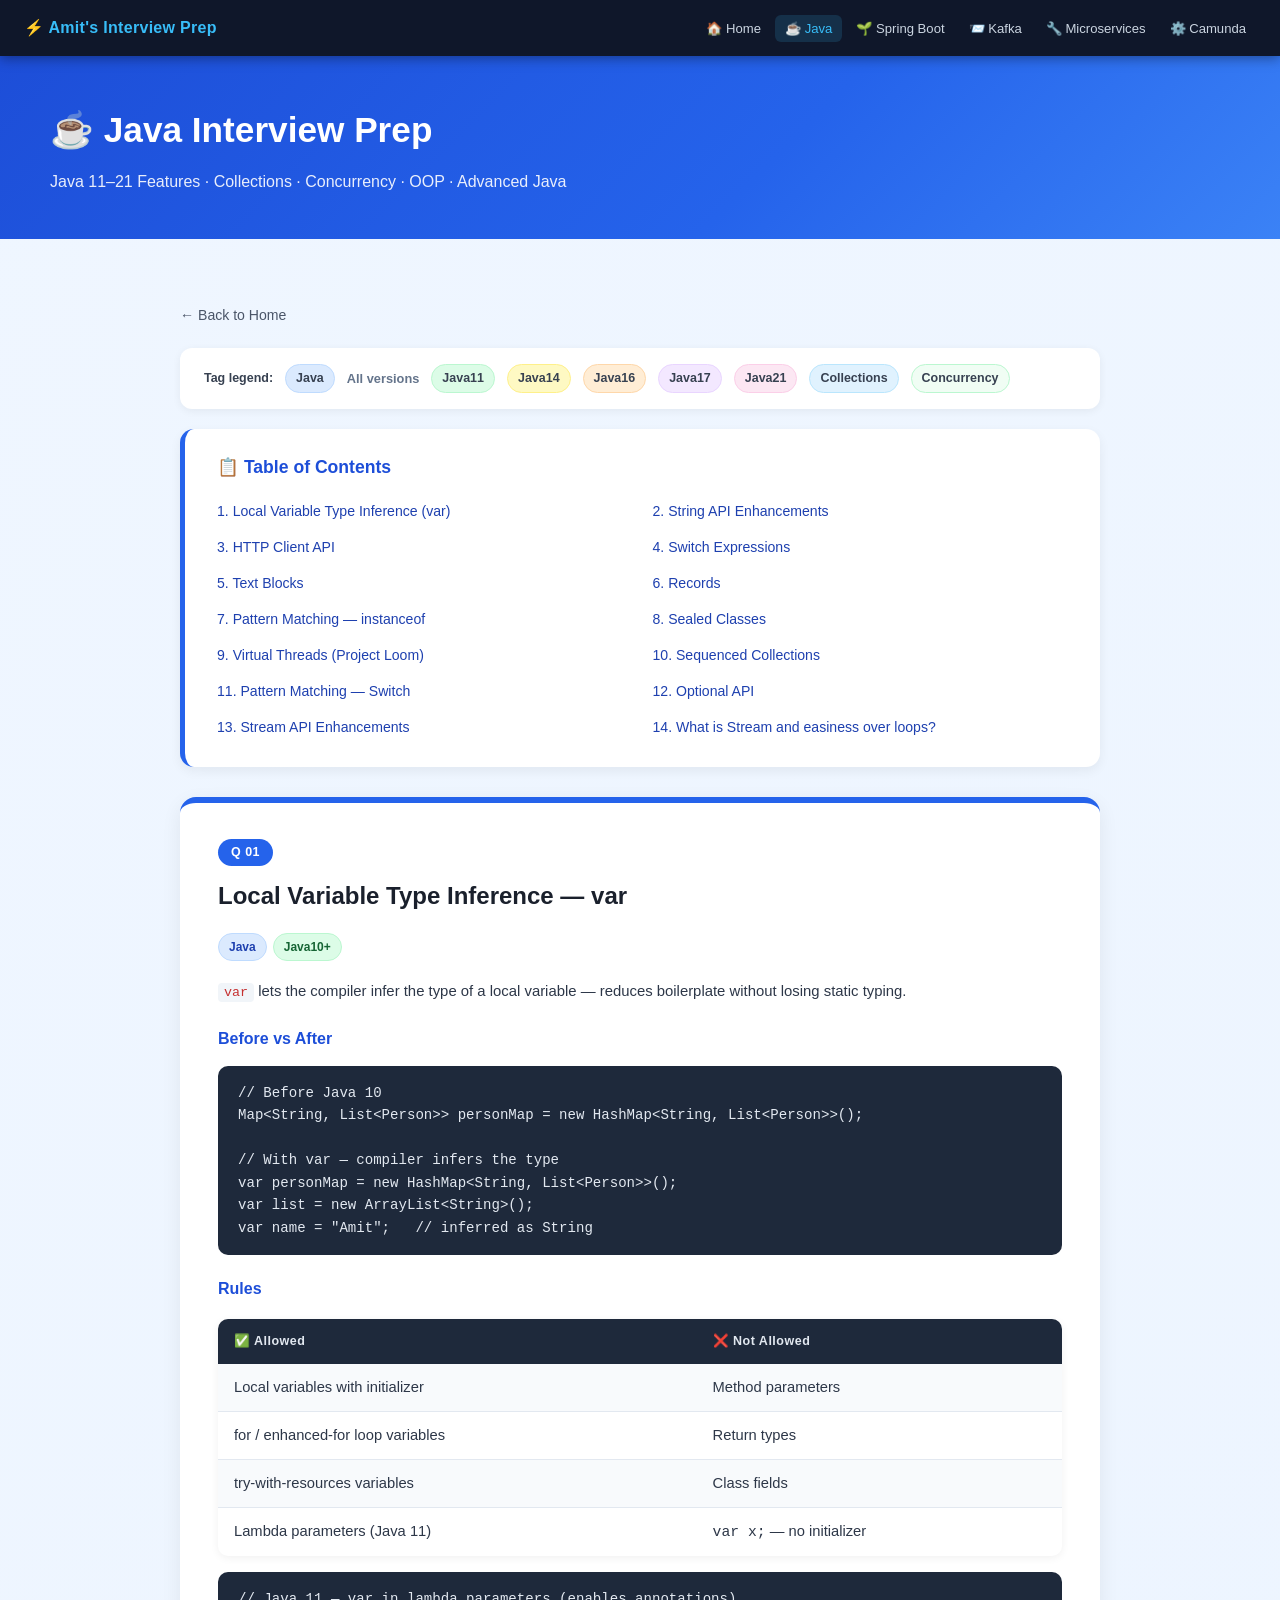
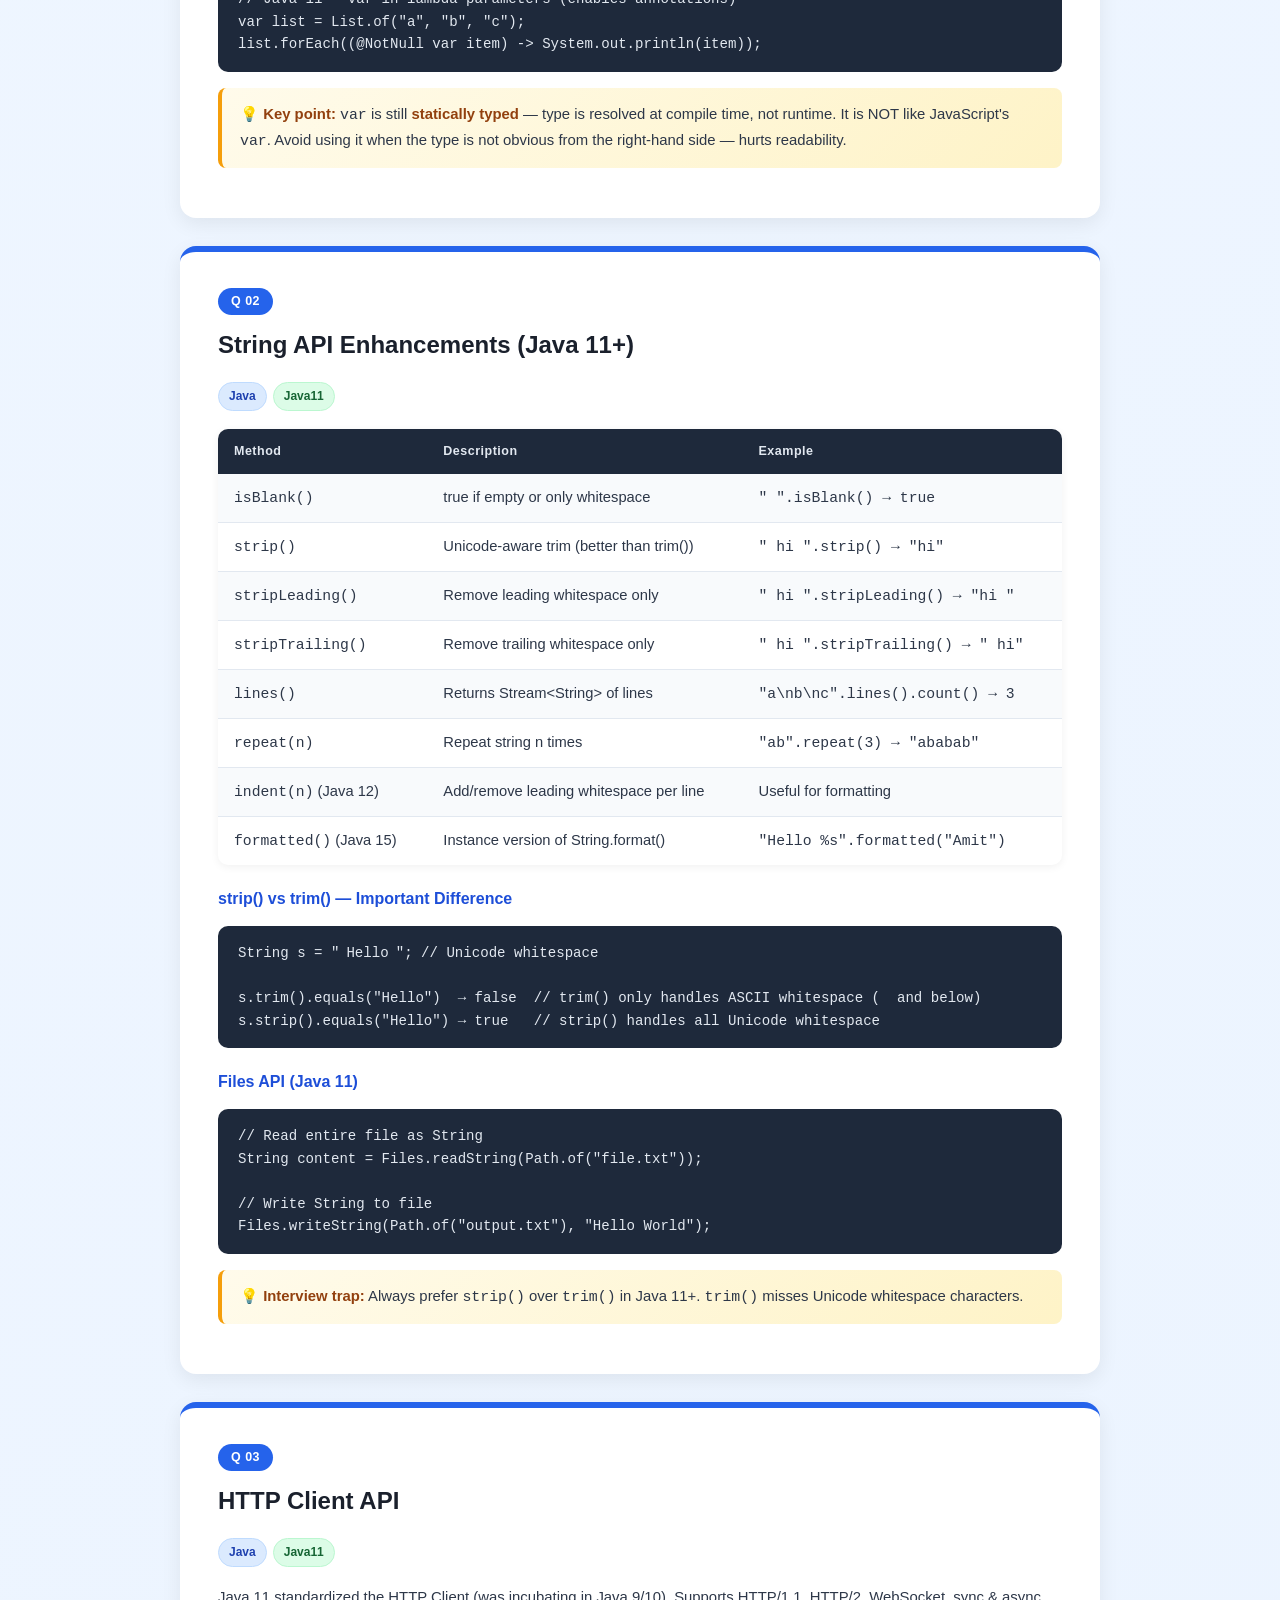
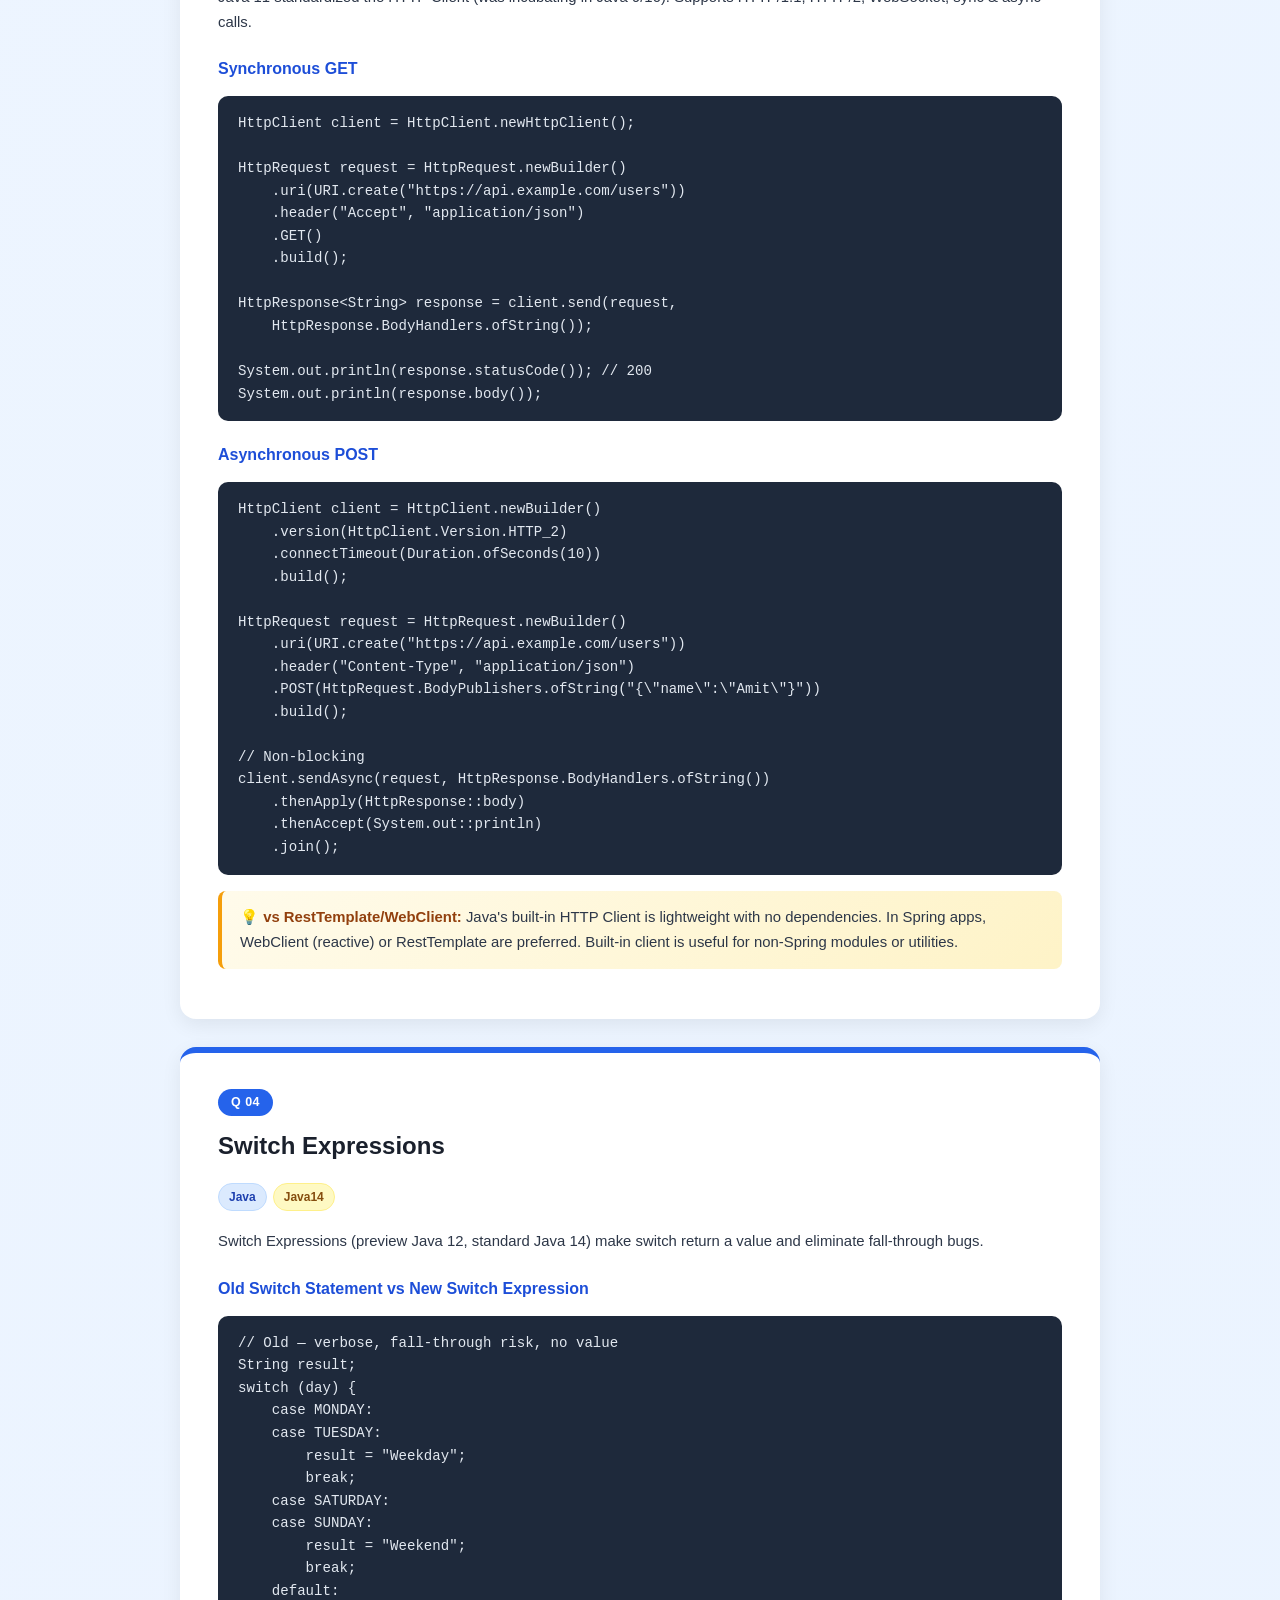
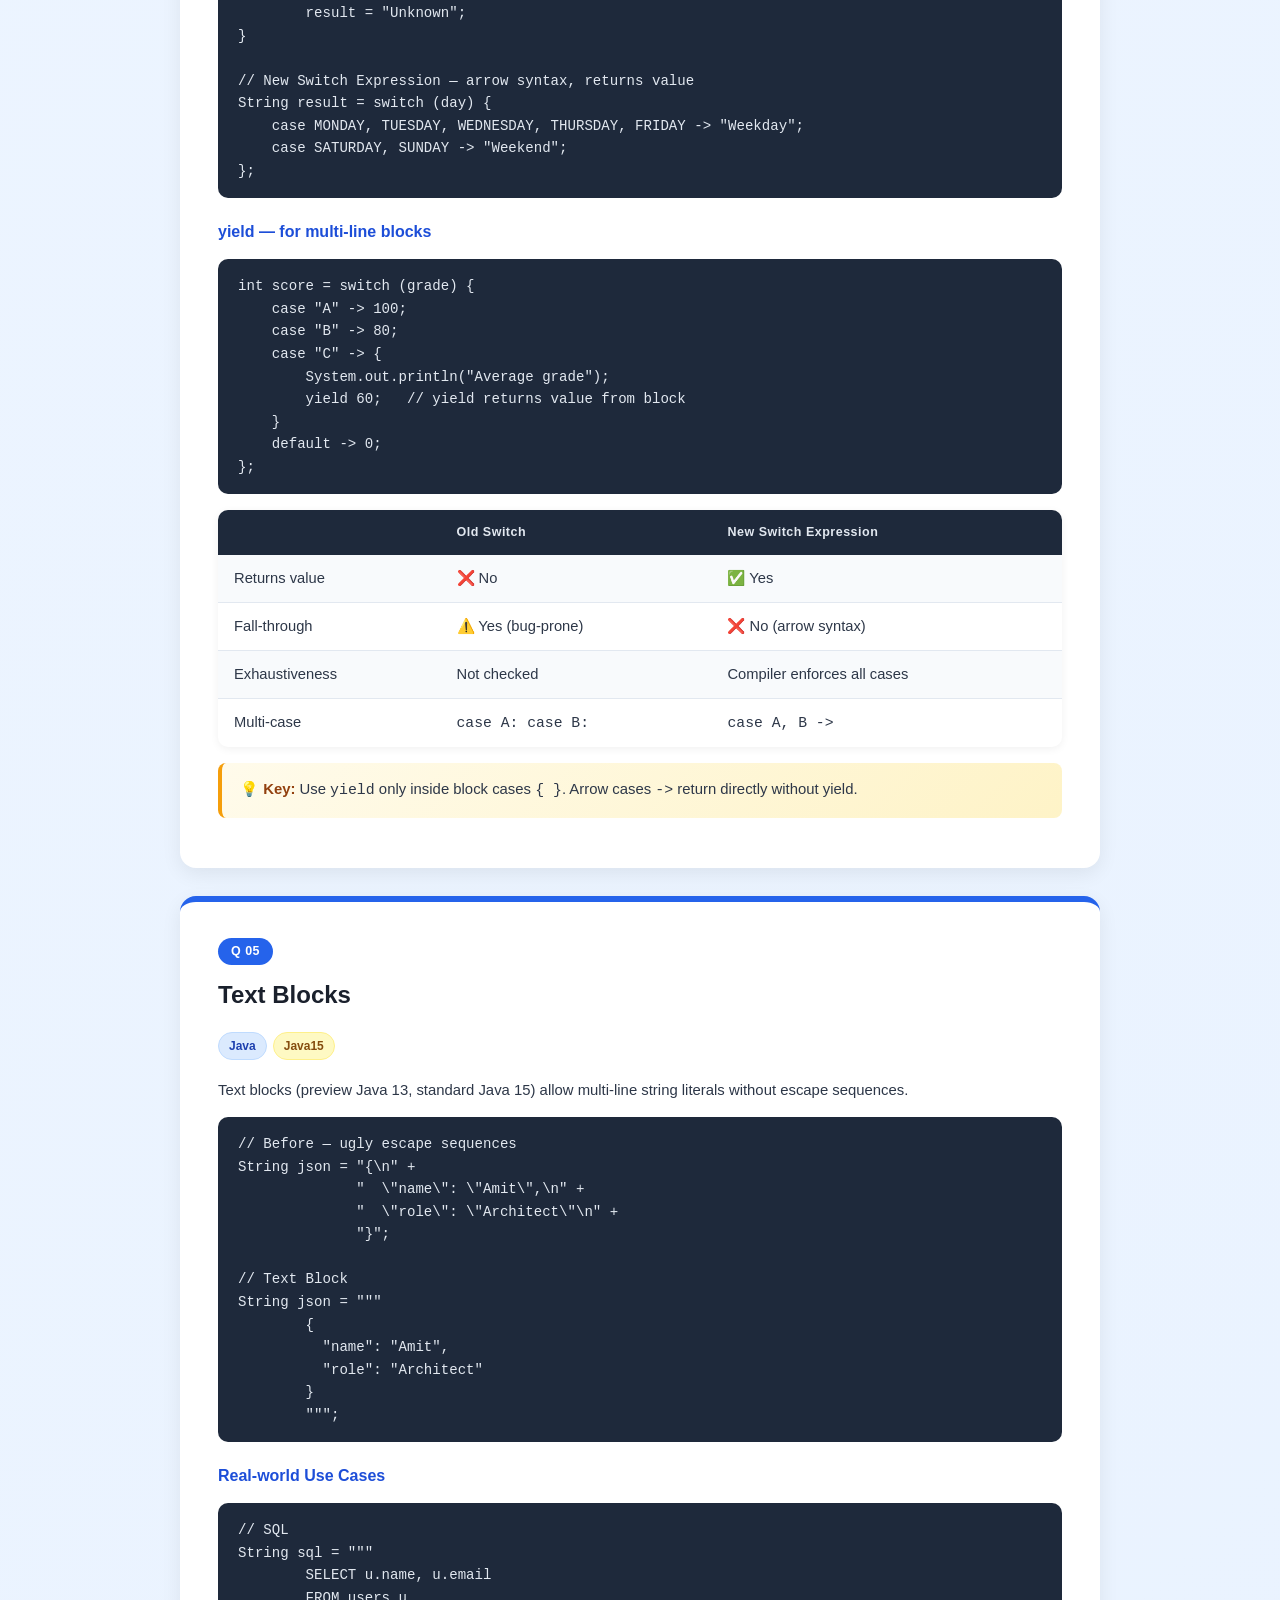
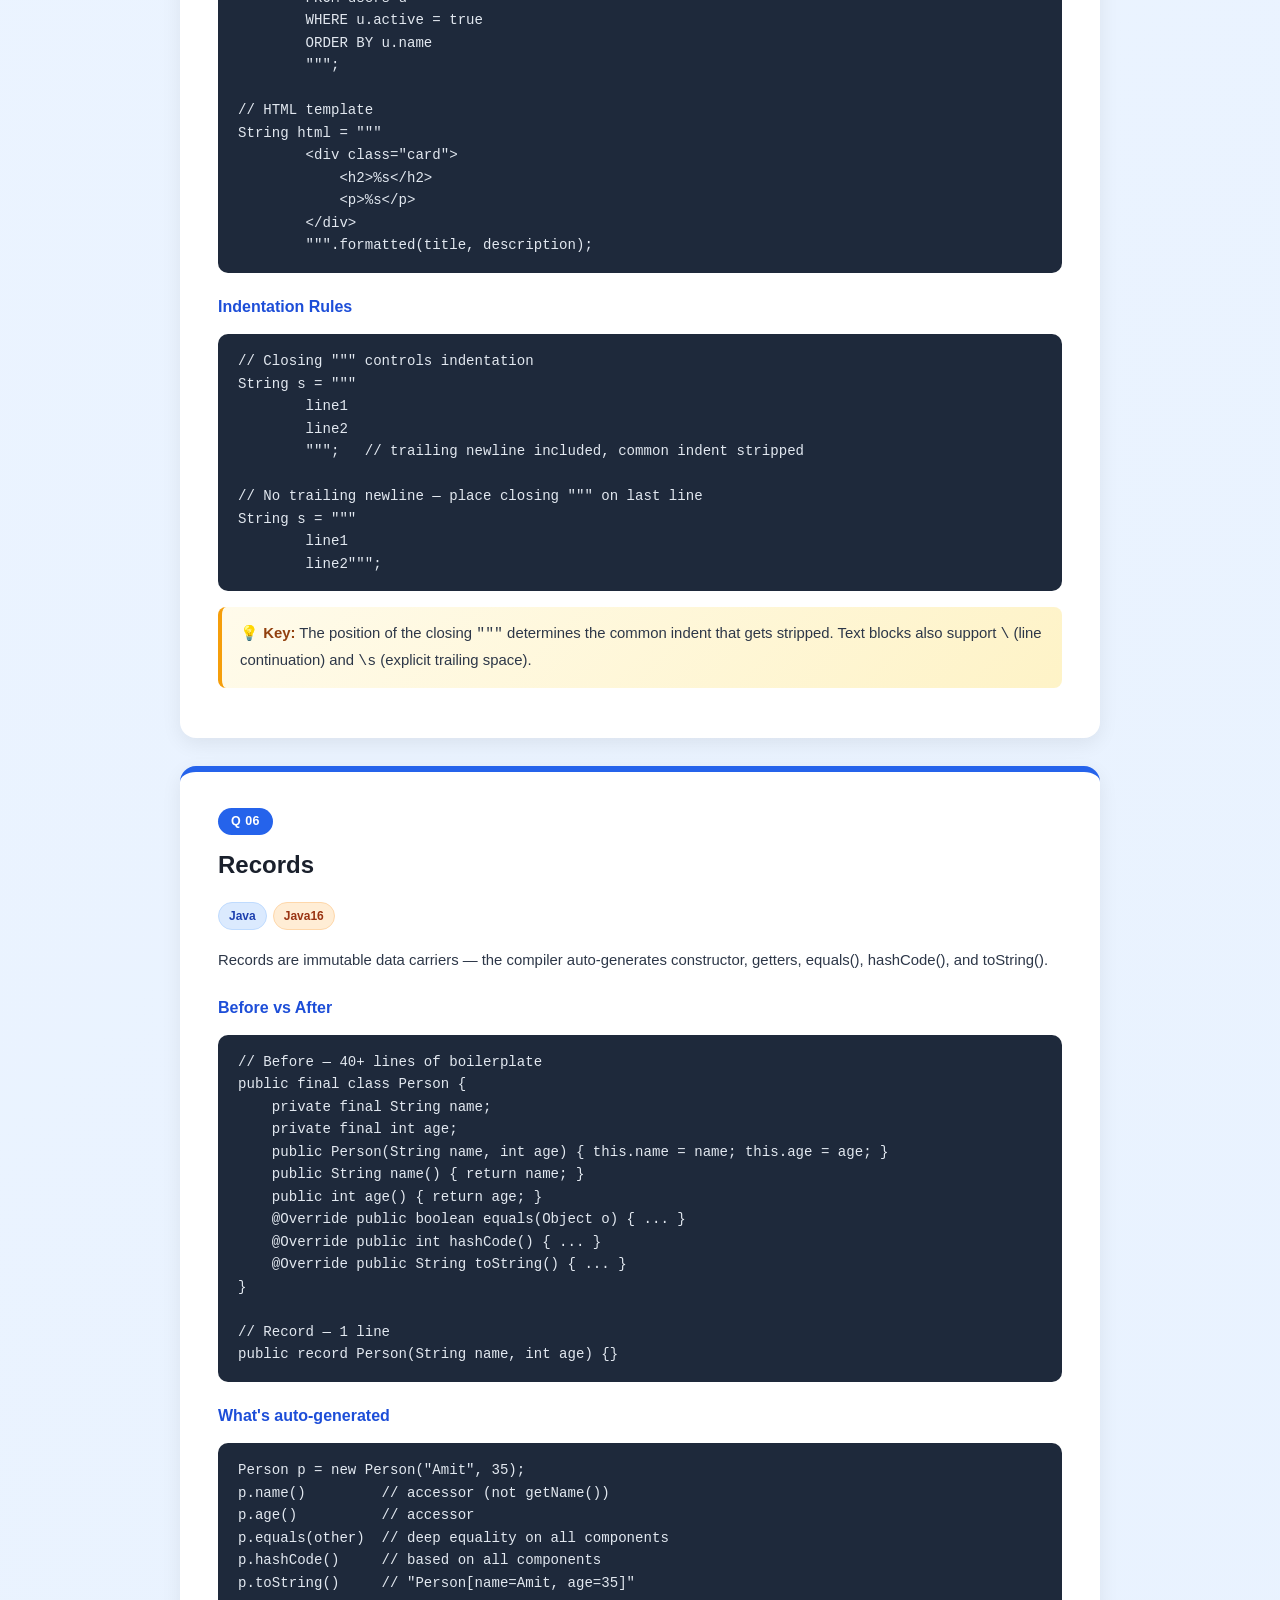
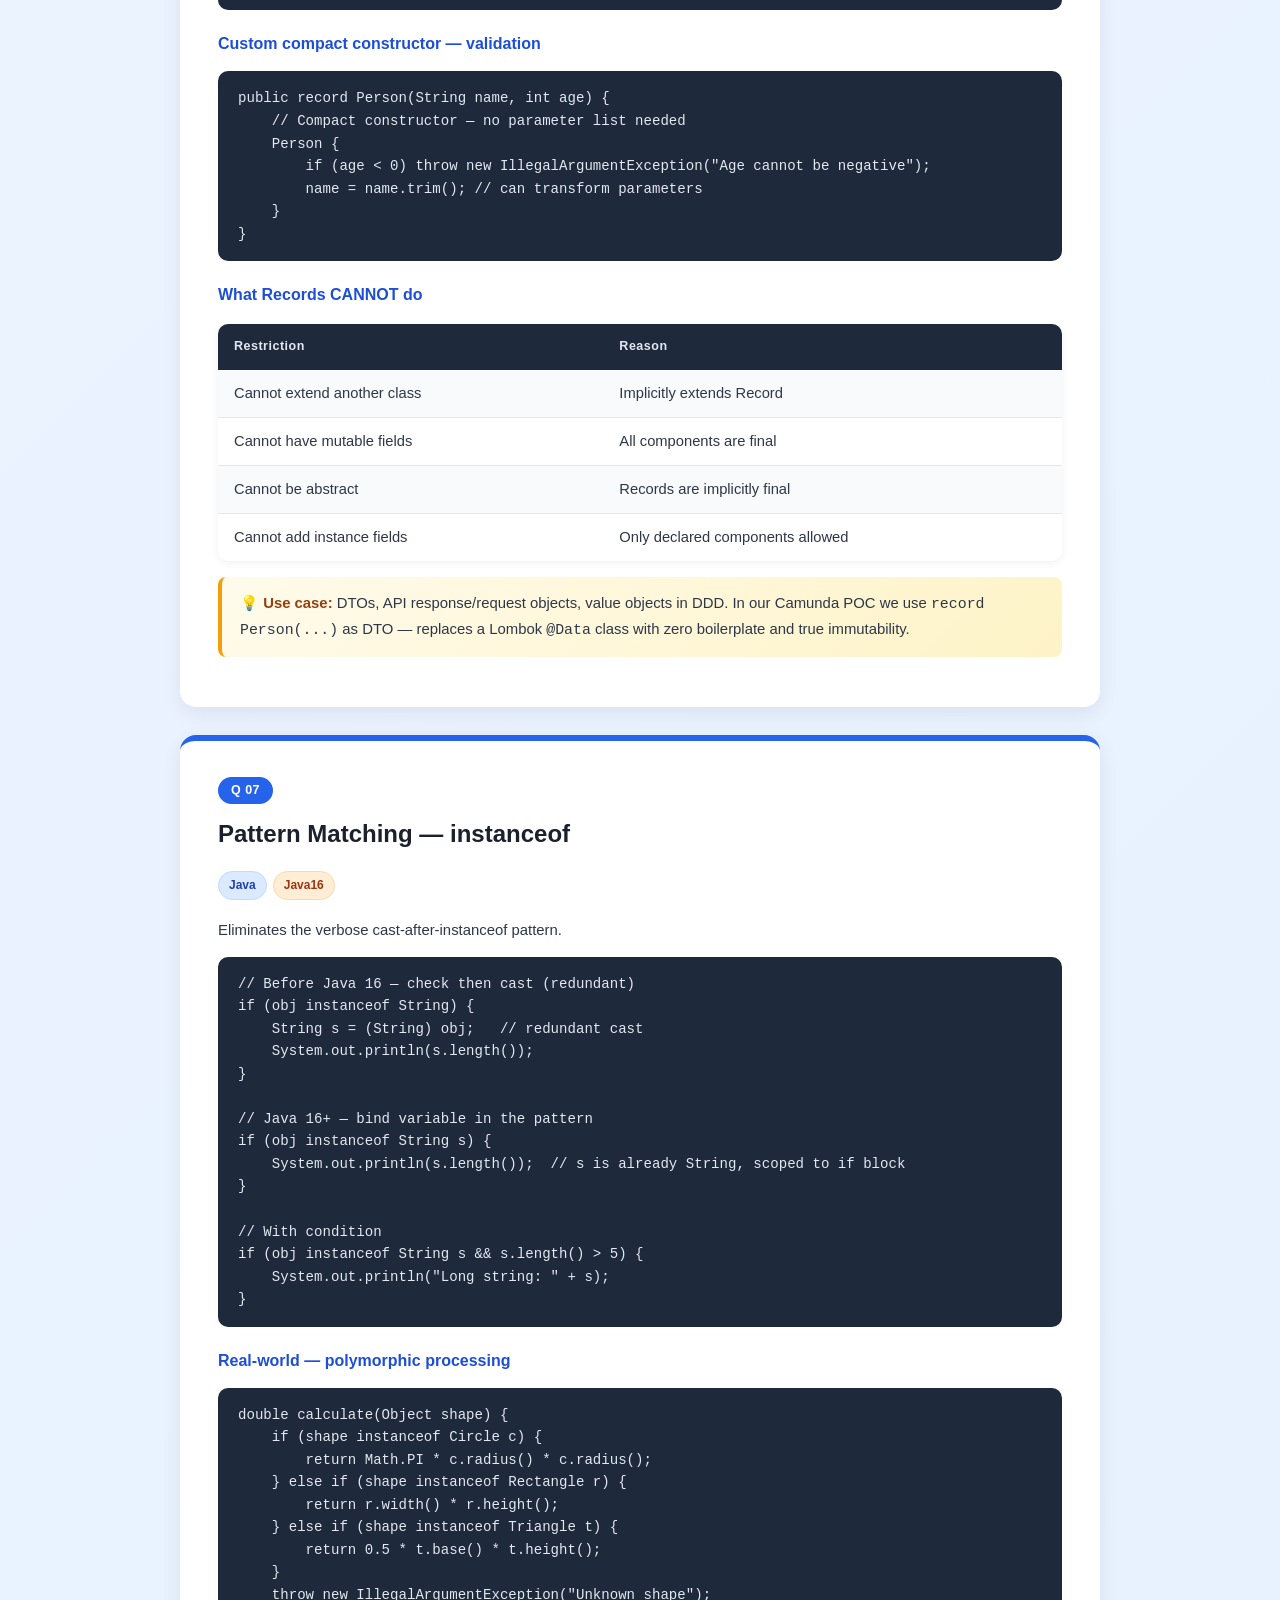
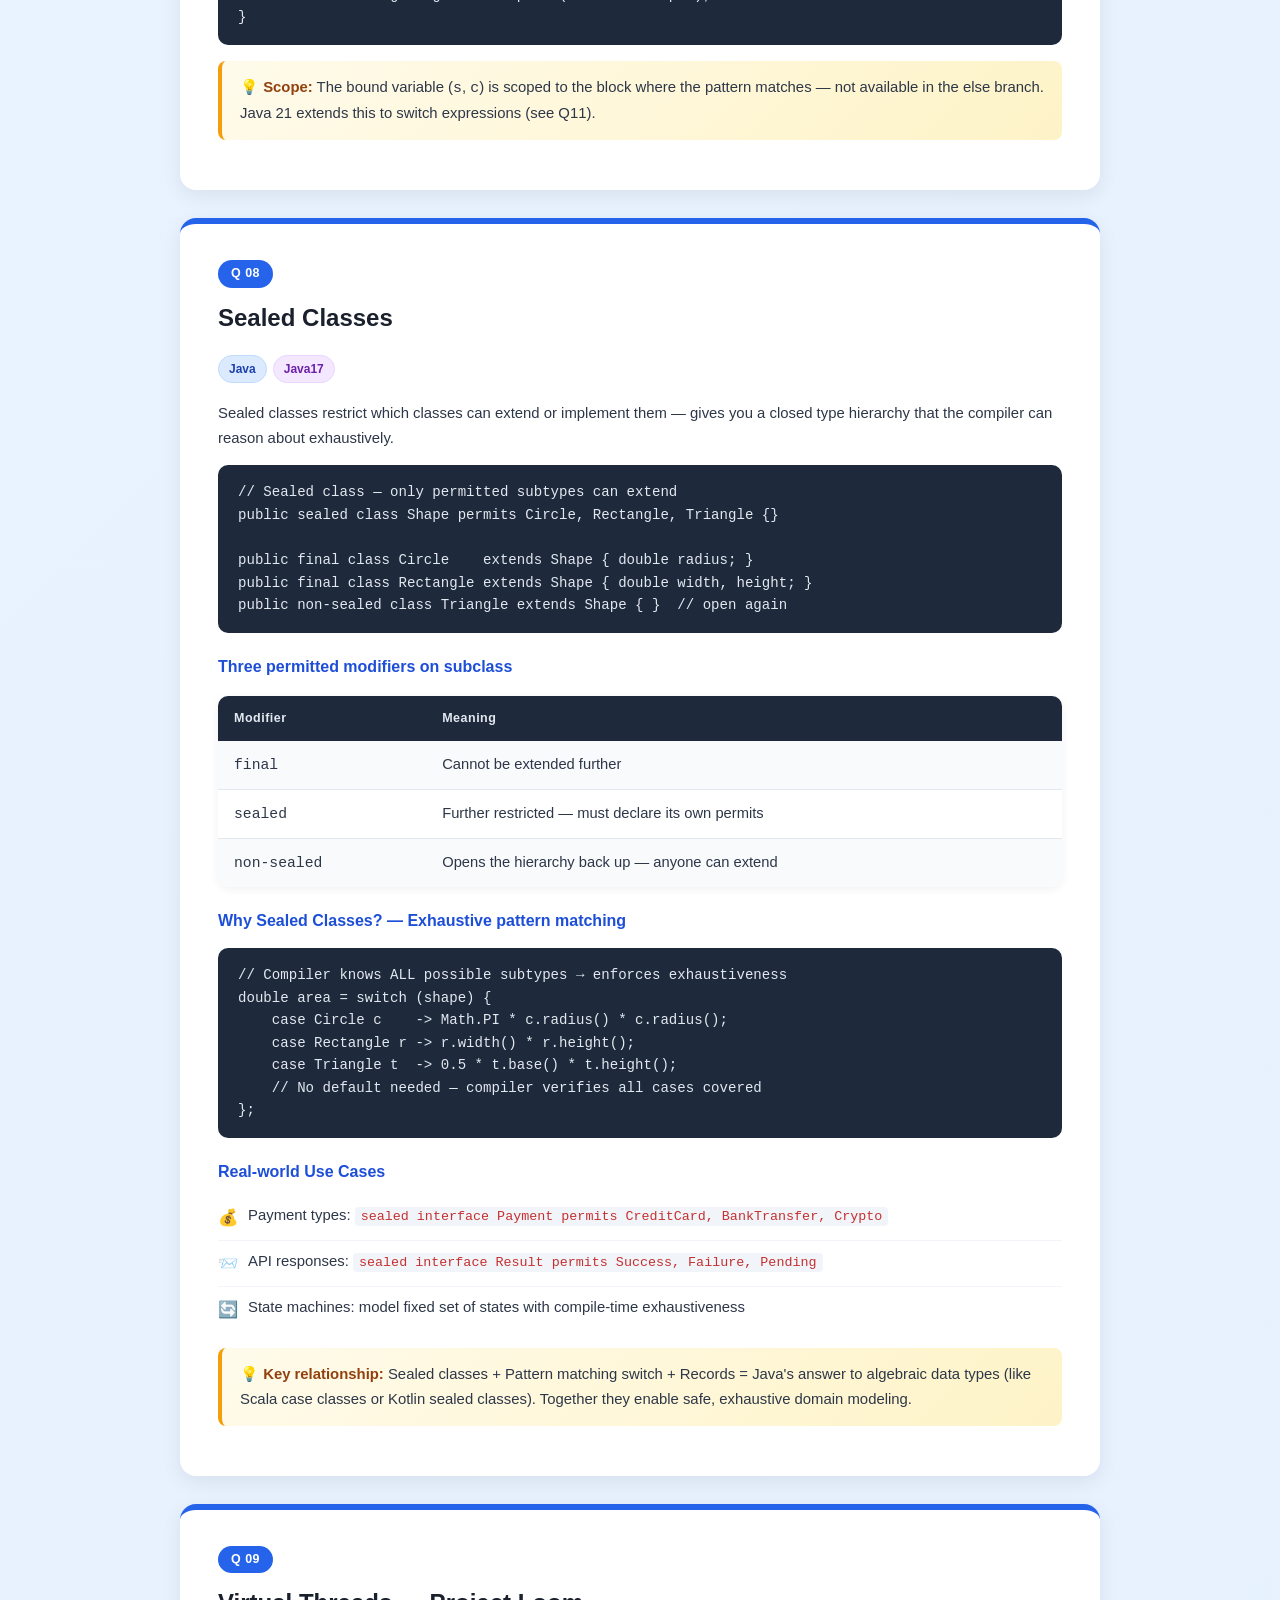
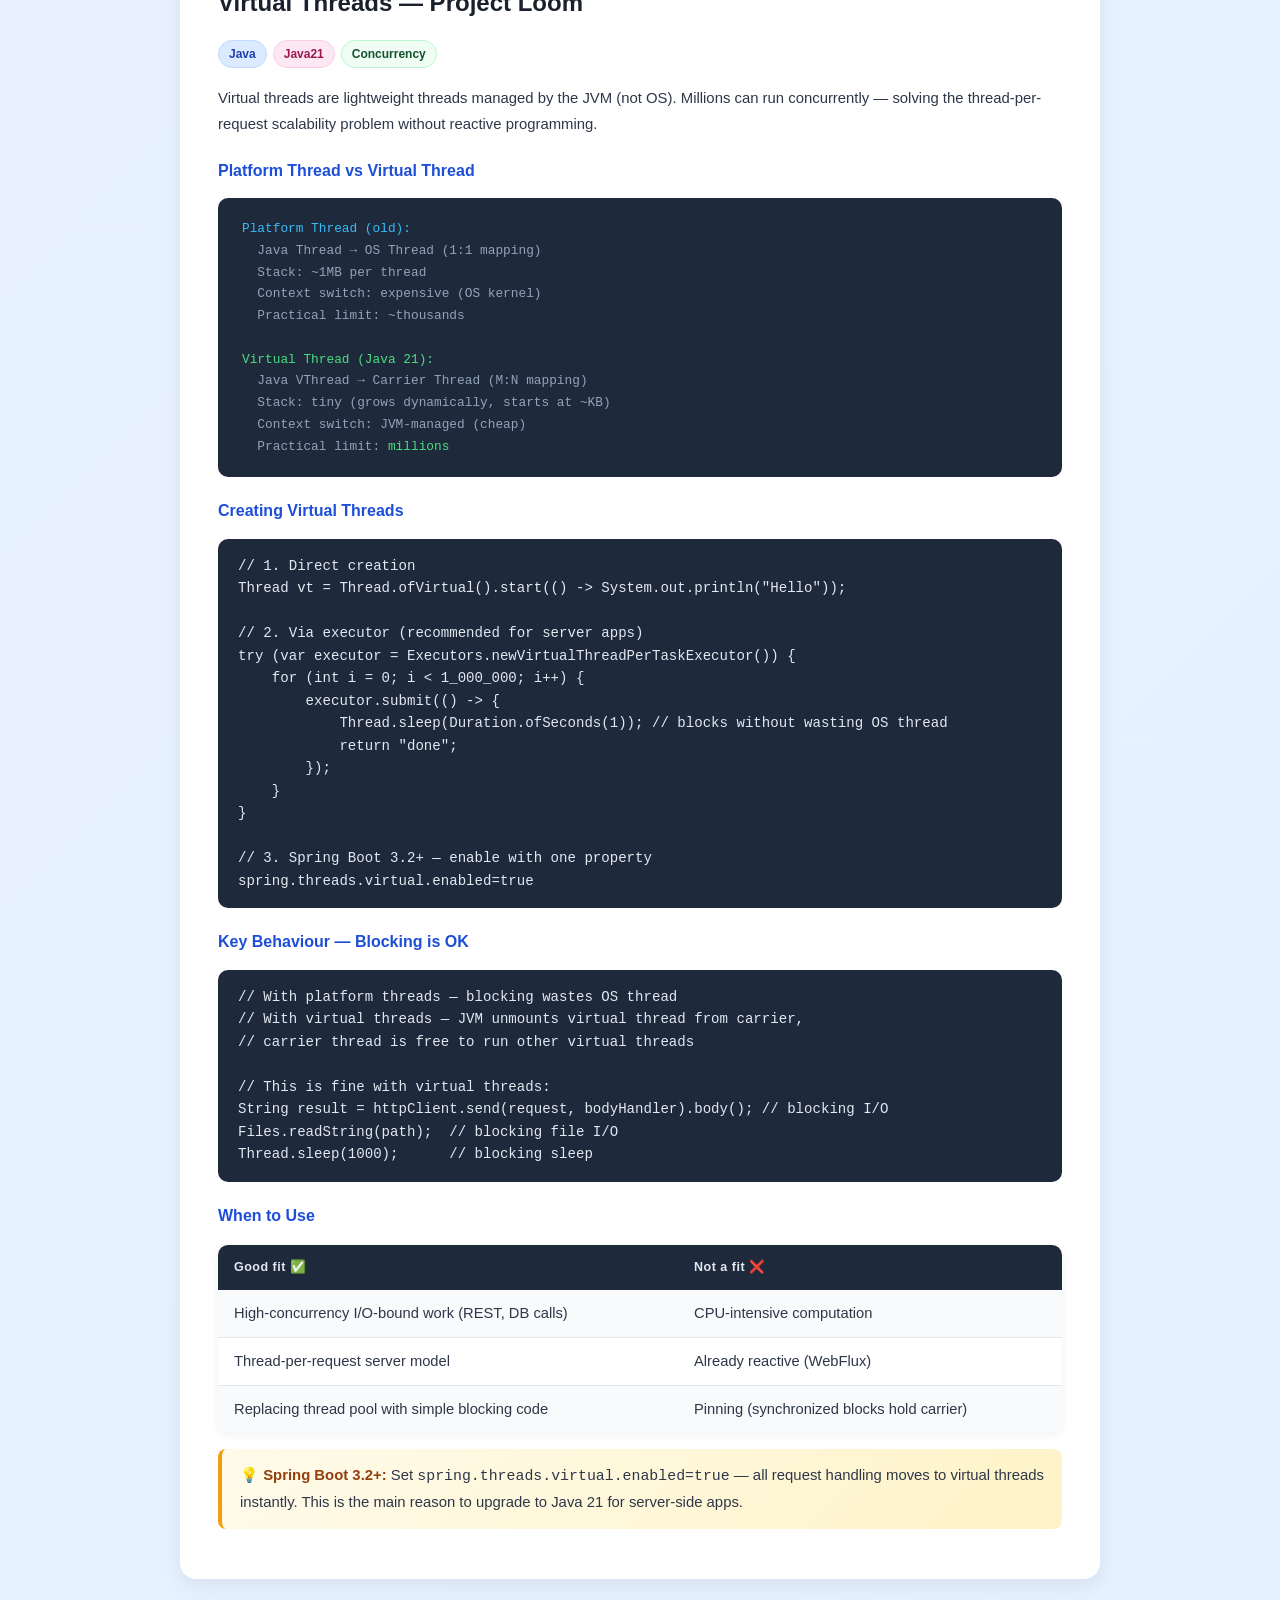
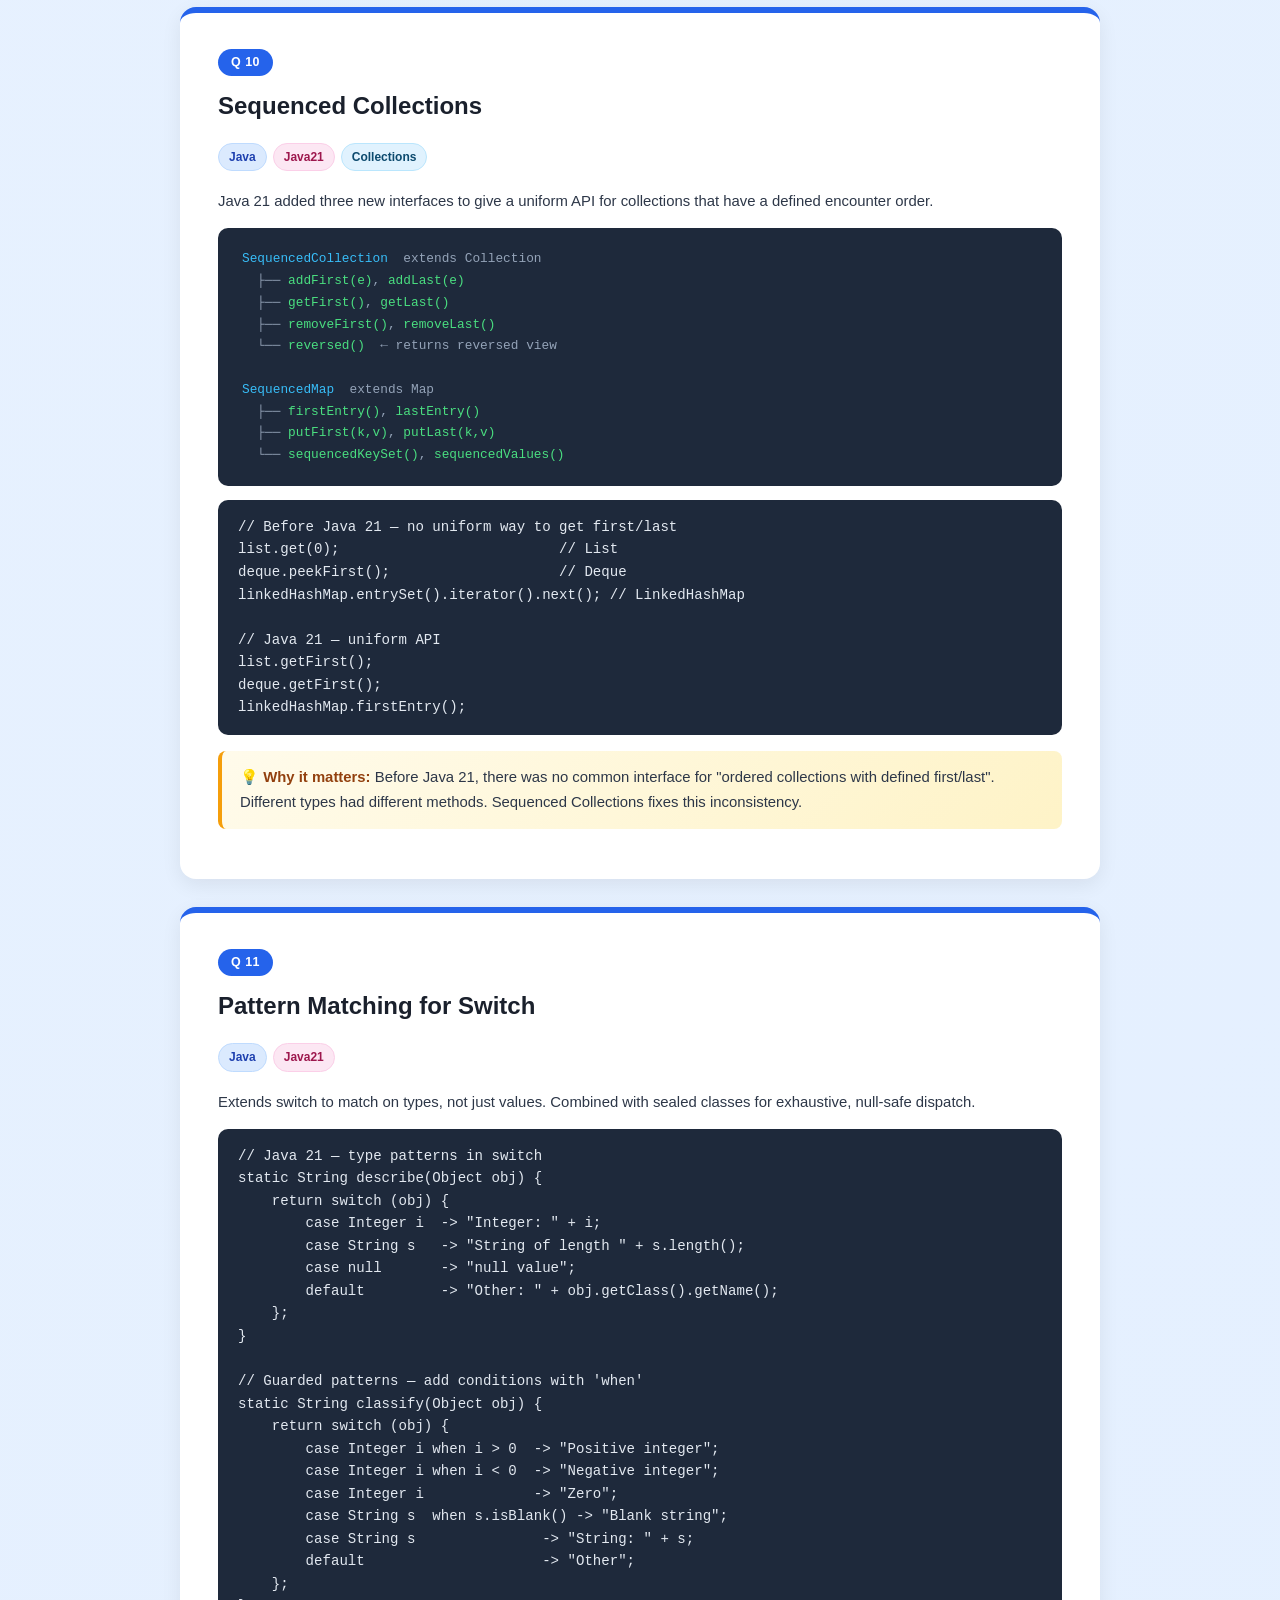
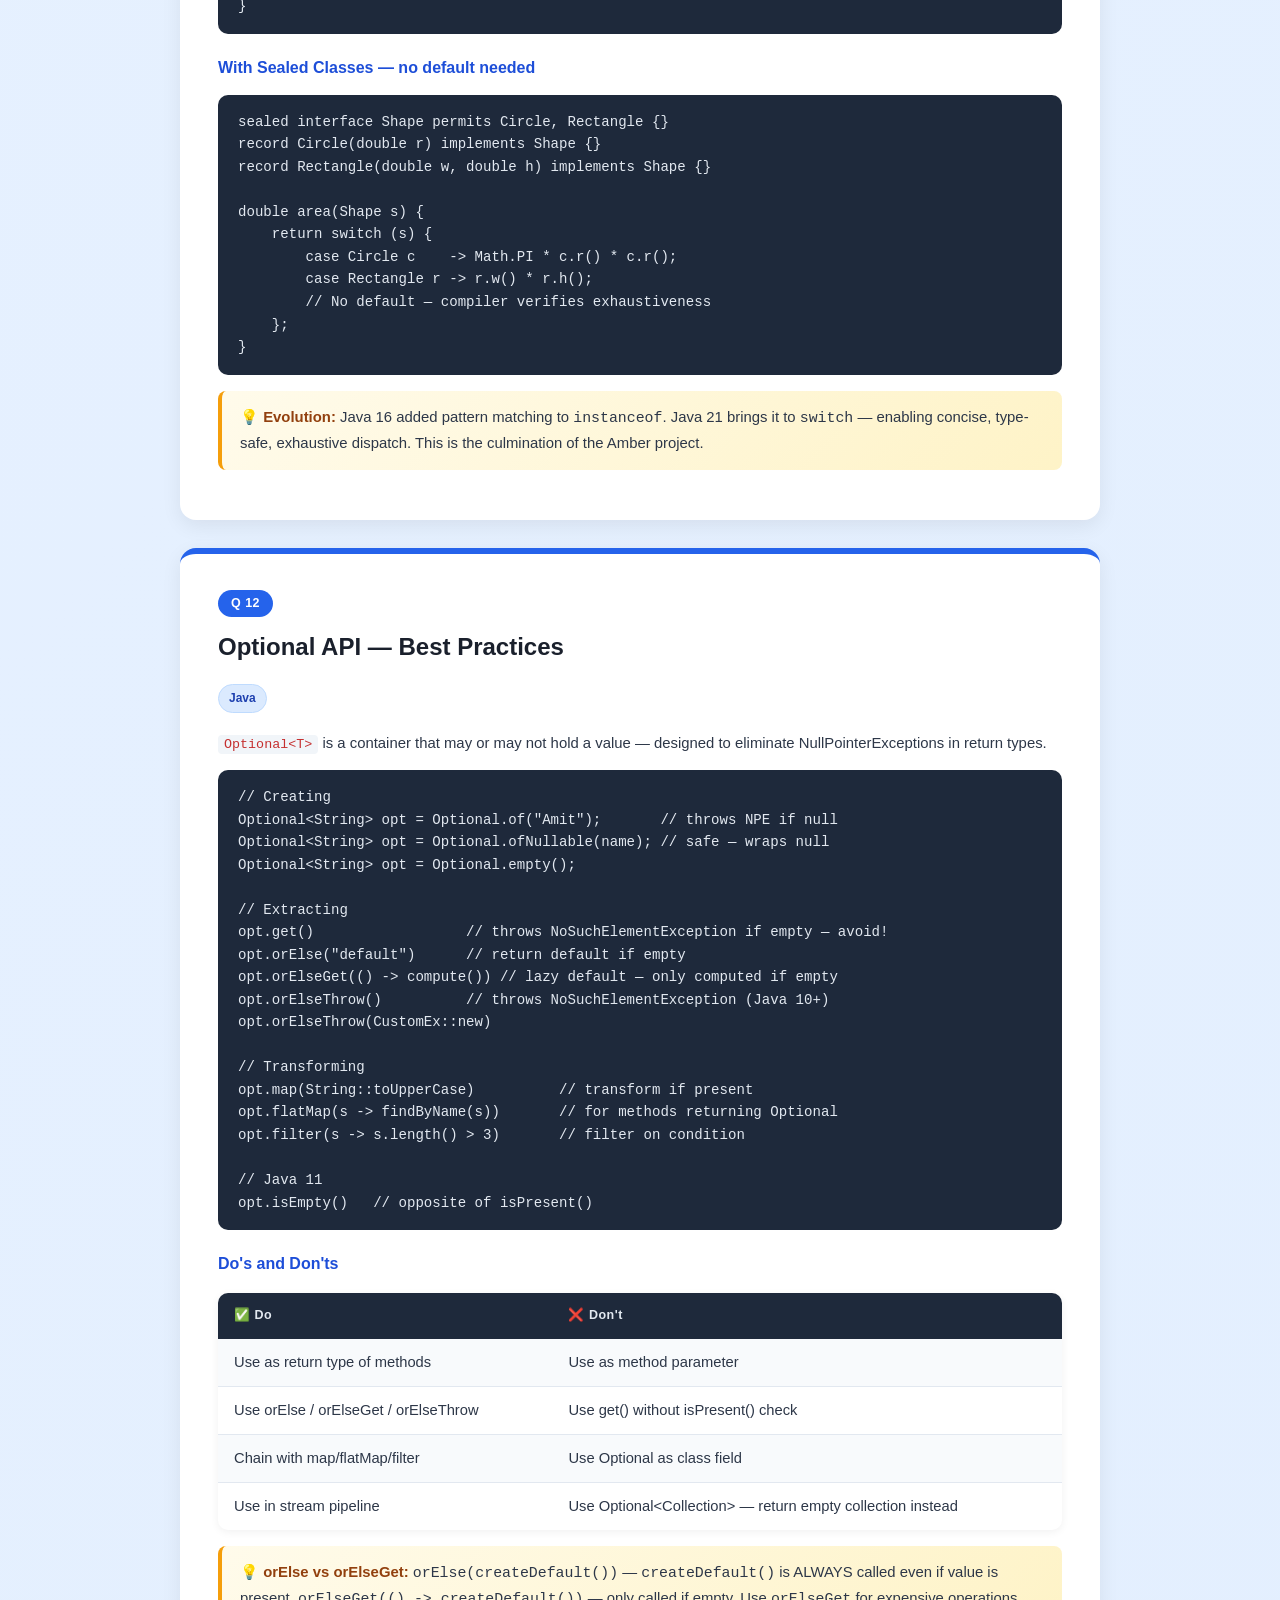
<file: java-interview-questions.html>
<!DOCTYPE html>
<html lang="en">
<head>
<meta charset="UTF-8">
<meta name="viewport" content="width=device-width, initial-scale=1.0">
<title>Java Interview Prep</title>
<link rel="stylesheet" href="site.css">
<style>
  body {
    background: linear-gradient(135deg, #eff6ff 0%, #dbeafe 100%);
    padding: 0 0 60px;
  }
  .container { max-width: 960px; margin: 0 auto; padding: 32px 20px 0; }

  .header {
    background: linear-gradient(135deg, #1d4ed8 0%, #2563eb 60%, #3b82f6 100%);
    color: white;
    padding: 44px 50px;
    margin-bottom: 30px;
  }
  .header h1 { font-size: 2.2em; font-weight: 800; margin-bottom: 8px; }
  .header p  { font-size: 1em; opacity: 0.9; }

  /* version legend */
  .version-legend {
    display: flex; flex-wrap: wrap; gap: 8px;
    background: white; padding: 16px 24px;
    border-radius: 12px; margin-bottom: 20px;
    box-shadow: 0 2px 8px rgba(0,0,0,0.06);
    align-items: center;
  }
  .version-legend span { font-size:0.78em; font-weight:600; color:#374151; margin-right:4px; }

  /* TOC */
  .toc {
    background: white;
    padding: 24px 32px;
    border-radius: 14px;
    box-shadow: 0 4px 12px rgba(0,0,0,0.06);
    margin-bottom: 30px;
    border-left: 5px solid #2563eb;
  }
  .toc h2 { color: #1d4ed8; margin-bottom: 14px; font-size: 1.1em; font-weight: 700; }
  .toc-grid {
    display: grid;
    grid-template-columns: repeat(auto-fill, minmax(300px,1fr));
    gap: 6px 20px;
  }
  .toc-grid a {
    color: #1e40af; text-decoration: none; font-size: 0.88em;
    font-weight: 500; padding: 3px 0;
    display: flex; align-items: center; gap: 6px;
  }
  .toc-grid a:hover { color: #2563eb; }

  /* Question Card */
  .q-card {
    background: white;
    border-radius: 16px;
    padding: 34px 38px;
    margin-bottom: 28px;
    box-shadow: 0 6px 20px rgba(0,0,0,0.07);
    border-top: 6px solid #2563eb;
  }
  .q-num {
    display: inline-block;
    background: #2563eb; color: white;
    padding: 3px 13px; border-radius: 999px;
    font-size: 0.78em; font-weight: 700;
    margin-bottom: 10px; letter-spacing: 0.5px;
  }
  .q-title {
    font-size: 1.5em; color: #1a202c;
    margin-bottom: 16px; font-weight: 800;
  }
  .q-tags { display:flex; flex-wrap:wrap; gap:6px; margin-bottom:18px; }
  .q-tag {
    padding:3px 10px; border-radius:999px;
    font-size:0.75em; font-weight:600; border:1px solid;
  }
  /* tag color variants */
  .tag-java    { background:#dbeafe; color:#1e40af; border-color:#bfdbfe; }
  .tag-java11  { background:#dcfce7; color:#166534; border-color:#bbf7d0; }
  .tag-java14  { background:#fef9c3; color:#854d0e; border-color:#fef08a; }
  .tag-java16  { background:#ffedd5; color:#9a3412; border-color:#fed7aa; }
  .tag-java17  { background:#f3e8ff; color:#6b21a8; border-color:#e9d5ff; }
  .tag-java21  { background:#fce7f3; color:#9d174d; border-color:#fbcfe8; }
  .tag-collections { background:#e0f2fe; color:#0c4a6e; border-color:#bae6fd; }
  .tag-concurrency { background:#f0fdf4; color:#14532d; border-color:#bbf7d0; }

  .sh { font-size:1em; font-weight:700; color:#1d4ed8; margin:20px 0 10px; display:flex; align-items:center; gap:8px; }

  .cmp {
    display:grid; grid-template-columns:1fr 1fr; gap:16px; margin:14px 0;
  }
  @media(max-width:600px){ .cmp{grid-template-columns:1fr;} }
  .cmp-box {
    background:#f8fafc; border-radius:10px;
    padding:16px 18px; border-top:3px solid #2563eb;
  }
  .cmp-box h4 { font-size:0.88em; font-weight:700; color:#1e293b; margin-bottom:8px; }
  .cmp-box ul { list-style:none; }
  .cmp-box ul li { font-size:0.85em; color:#374151; padding:3px 0; display:flex; gap:6px; }
  .cmp-box ul li::before { content:'▸'; color:#2563eb; flex-shrink:0; }

  .point-list { list-style:none; margin:10px 0; }
  .point-list li {
    padding:8px 0; border-bottom:1px solid #f1f5f9;
    font-size:0.93em; display:flex; gap:10px; align-items:flex-start;
  }
  .point-list li:last-child { border-bottom:none; }
  .point-list .pl-icon { font-size:1.1em; flex-shrink:0; margin-top:1px; }

  .flow {
    background:#1e293b; color:#94a3b8;
    font-family:"Fira Code",Consolas,monospace;
    font-size:0.8em; padding:20px 24px;
    border-radius:10px; overflow-x:auto;
    white-space:pre; margin:14px 0; line-height:1.7;
  }
  .flow .hl  { color:#38bdf8; }
  .flow .ok  { color:#4ade80; }
  .flow .warn{ color:#fb923c; }
  .flow .dim { color:#475569; }
</style>
</head>
<body>

<!-- NAV -->
<nav class="site-nav">
  <a href="index.html" class="nav-brand">⚡ Amit's Interview Prep</a>
  <ul class="nav-links">
    <li><a href="index.html">🏠 Home</a></li>
    <li><a href="java-interview-questions.html" class="active">☕ Java</a></li>
    <li><a href="spring-boot-interview.html">🌱 Spring Boot</a></li>
    <li><a href="apache-kafka-interview.html">📨 Kafka</a></li>
    <li><a href="microservices-interview.html">🔧 Microservices</a></li>
    <li><a href="camunda-interview-questions.html">⚙️ Camunda</a></li>
  </ul>
</nav>

<div class="header">
  <h1>☕ Java Interview Prep</h1>
  <p>Java 11–21 Features · Collections · Concurrency · OOP · Advanced Java</p>
</div>

<div class="container">
<a href="index.html" class="back-home">← Back to Home</a>

<!-- VERSION LEGEND -->
<div class="version-legend">
  <span>Tag legend:</span>
  <span class="q-tag tag-java">Java</span><span style="font-size:0.8em;color:#64748b">All versions</span>
  <span class="q-tag tag-java11">Java11</span>
  <span class="q-tag tag-java14">Java14</span>
  <span class="q-tag tag-java16">Java16</span>
  <span class="q-tag tag-java17">Java17</span>
  <span class="q-tag tag-java21">Java21</span>
  <span class="q-tag tag-collections">Collections</span>
  <span class="q-tag tag-concurrency">Concurrency</span>
</div>

<!-- TOC -->
<div class="toc">
  <h2>📋 Table of Contents</h2>
  <div class="toc-grid">
    <a href="#q1">1. Local Variable Type Inference (var)</a>
    <a href="#q2">2. String API Enhancements</a>
    <a href="#q3">3. HTTP Client API</a>
    <a href="#q4">4. Switch Expressions</a>
    <a href="#q5">5. Text Blocks</a>
    <a href="#q6">6. Records</a>
    <a href="#q7">7. Pattern Matching — instanceof</a>
    <a href="#q8">8. Sealed Classes</a>
    <a href="#q9">9. Virtual Threads (Project Loom)</a>
    <a href="#q10">10. Sequenced Collections</a>
    <a href="#q11">11. Pattern Matching — Switch</a>
    <a href="#q12">12. Optional API</a>
    <a href="#q13">13. Stream API Enhancements</a>
    <a href="#q14">14. What is Stream and easiness over loops?</a>
  </div>
</div>

<!-- ═══════════════════════════════════════════════════════════ Q1 -->
<div class="q-card" id="q1">
  <span class="q-num">Q 01</span>
  <div class="q-title">Local Variable Type Inference — var</div>
  <div class="q-tags">
    <span class="q-tag tag-java">Java</span>
    <span class="q-tag tag-java11">Java10+</span>
  </div>

  <p style="font-size:0.93em;margin-bottom:14px;">
    <code>var</code> lets the compiler infer the type of a local variable — reduces boilerplate without losing static typing.
  </p>

  <div class="sh">Before vs After</div>
  <pre><code>// Before Java 10
Map&lt;String, List&lt;Person&gt;&gt; personMap = new HashMap&lt;String, List&lt;Person&gt;&gt;();

// With var — compiler infers the type
var personMap = new HashMap&lt;String, List&lt;Person&gt;&gt;();
var list = new ArrayList&lt;String&gt;();
var name = "Amit";   // inferred as String</code></pre>

  <div class="sh">Rules</div>
  <table class="data-table">
    <tr><th>✅ Allowed</th><th>❌ Not Allowed</th></tr>
    <tr><td>Local variables with initializer</td><td>Method parameters</td></tr>
    <tr><td>for / enhanced-for loop variables</td><td>Return types</td></tr>
    <tr><td>try-with-resources variables</td><td>Class fields</td></tr>
    <tr><td>Lambda parameters (Java 11)</td><td><code>var x;</code> — no initializer</td></tr>
  </table>

  <pre><code>// Java 11 — var in lambda parameters (enables annotations)
var list = List.of("a", "b", "c");
list.forEach((@NotNull var item) -> System.out.println(item));</code></pre>

  <div class="interview-tip"><strong>💡 Key point:</strong> <code>var</code> is still <strong>statically typed</strong> — type is resolved at compile time, not runtime. It is NOT like JavaScript's <code>var</code>. Avoid using it when the type is not obvious from the right-hand side — hurts readability.</div>
</div>

<!-- ═══════════════════════════════════════════════════════════ Q2 -->
<div class="q-card" id="q2">
  <span class="q-num">Q 02</span>
  <div class="q-title">String API Enhancements (Java 11+)</div>
  <div class="q-tags">
    <span class="q-tag tag-java">Java</span>
    <span class="q-tag tag-java11">Java11</span>
  </div>

  <table class="data-table">
    <tr><th>Method</th><th>Description</th><th>Example</th></tr>
    <tr><td><code>isBlank()</code></td><td>true if empty or only whitespace</td><td><code>"  ".isBlank() → true</code></td></tr>
    <tr><td><code>strip()</code></td><td>Unicode-aware trim (better than trim())</td><td><code>"  hi  ".strip() → "hi"</code></td></tr>
    <tr><td><code>stripLeading()</code></td><td>Remove leading whitespace only</td><td><code>"  hi  ".stripLeading() → "hi  "</code></td></tr>
    <tr><td><code>stripTrailing()</code></td><td>Remove trailing whitespace only</td><td><code>"  hi  ".stripTrailing() → "  hi"</code></td></tr>
    <tr><td><code>lines()</code></td><td>Returns Stream&lt;String&gt; of lines</td><td><code>"a\nb\nc".lines().count() → 3</code></td></tr>
    <tr><td><code>repeat(n)</code></td><td>Repeat string n times</td><td><code>"ab".repeat(3) → "ababab"</code></td></tr>
    <tr><td><code>indent(n)</code> (Java 12)</td><td>Add/remove leading whitespace per line</td><td>Useful for formatting</td></tr>
    <tr><td><code>formatted()</code> (Java 15)</td><td>Instance version of String.format()</td><td><code>"Hello %s".formatted("Amit")</code></td></tr>
  </table>

  <div class="sh">strip() vs trim() — Important Difference</div>
  <pre><code>String s = " Hello "; // Unicode whitespace

s.trim().equals("Hello")  → false  // trim() only handles ASCII whitespace (  and below)
s.strip().equals("Hello") → true   // strip() handles all Unicode whitespace</code></pre>

  <div class="sh">Files API (Java 11)</div>
  <pre><code>// Read entire file as String
String content = Files.readString(Path.of("file.txt"));

// Write String to file
Files.writeString(Path.of("output.txt"), "Hello World");</code></pre>

  <div class="interview-tip"><strong>💡 Interview trap:</strong> Always prefer <code>strip()</code> over <code>trim()</code> in Java 11+. <code>trim()</code> misses Unicode whitespace characters.</div>
</div>

<!-- ═══════════════════════════════════════════════════════════ Q3 -->
<div class="q-card" id="q3">
  <span class="q-num">Q 03</span>
  <div class="q-title">HTTP Client API</div>
  <div class="q-tags">
    <span class="q-tag tag-java">Java</span>
    <span class="q-tag tag-java11">Java11</span>
  </div>

  <p style="font-size:0.93em;margin-bottom:14px;">Java 11 standardized the HTTP Client (was incubating in Java 9/10). Supports HTTP/1.1, HTTP/2, WebSocket, sync &amp; async calls.</p>

  <div class="sh">Synchronous GET</div>
  <pre><code>HttpClient client = HttpClient.newHttpClient();

HttpRequest request = HttpRequest.newBuilder()
    .uri(URI.create("https://api.example.com/users"))
    .header("Accept", "application/json")
    .GET()
    .build();

HttpResponse&lt;String&gt; response = client.send(request,
    HttpResponse.BodyHandlers.ofString());

System.out.println(response.statusCode()); // 200
System.out.println(response.body());</code></pre>

  <div class="sh">Asynchronous POST</div>
  <pre><code>HttpClient client = HttpClient.newBuilder()
    .version(HttpClient.Version.HTTP_2)
    .connectTimeout(Duration.ofSeconds(10))
    .build();

HttpRequest request = HttpRequest.newBuilder()
    .uri(URI.create("https://api.example.com/users"))
    .header("Content-Type", "application/json")
    .POST(HttpRequest.BodyPublishers.ofString("{\"name\":\"Amit\"}"))
    .build();

// Non-blocking
client.sendAsync(request, HttpResponse.BodyHandlers.ofString())
    .thenApply(HttpResponse::body)
    .thenAccept(System.out::println)
    .join();</code></pre>

  <div class="interview-tip"><strong>💡 vs RestTemplate/WebClient:</strong> Java's built-in HTTP Client is lightweight with no dependencies. In Spring apps, WebClient (reactive) or RestTemplate are preferred. Built-in client is useful for non-Spring modules or utilities.</div>
</div>

<!-- ═══════════════════════════════════════════════════════════ Q4 -->
<div class="q-card" id="q4">
  <span class="q-num">Q 04</span>
  <div class="q-title">Switch Expressions</div>
  <div class="q-tags">
    <span class="q-tag tag-java">Java</span>
    <span class="q-tag tag-java14">Java14</span>
  </div>

  <p style="font-size:0.93em;margin-bottom:14px;">Switch Expressions (preview Java 12, standard Java 14) make switch return a value and eliminate fall-through bugs.</p>

  <div class="sh">Old Switch Statement vs New Switch Expression</div>
  <pre><code>// Old — verbose, fall-through risk, no value
String result;
switch (day) {
    case MONDAY:
    case TUESDAY:
        result = "Weekday";
        break;
    case SATURDAY:
    case SUNDAY:
        result = "Weekend";
        break;
    default:
        result = "Unknown";
}

// New Switch Expression — arrow syntax, returns value
String result = switch (day) {
    case MONDAY, TUESDAY, WEDNESDAY, THURSDAY, FRIDAY -> "Weekday";
    case SATURDAY, SUNDAY -> "Weekend";
};</code></pre>

  <div class="sh">yield — for multi-line blocks</div>
  <pre><code>int score = switch (grade) {
    case "A" -> 100;
    case "B" -> 80;
    case "C" -> {
        System.out.println("Average grade");
        yield 60;   // yield returns value from block
    }
    default -> 0;
};</code></pre>

  <table class="data-table">
    <tr><th></th><th>Old Switch</th><th>New Switch Expression</th></tr>
    <tr><td>Returns value</td><td>❌ No</td><td>✅ Yes</td></tr>
    <tr><td>Fall-through</td><td>⚠️ Yes (bug-prone)</td><td>❌ No (arrow syntax)</td></tr>
    <tr><td>Exhaustiveness</td><td>Not checked</td><td>Compiler enforces all cases</td></tr>
    <tr><td>Multi-case</td><td><code>case A: case B:</code></td><td><code>case A, B -></code></td></tr>
  </table>

  <div class="interview-tip"><strong>💡 Key:</strong> Use <code>yield</code> only inside block cases <code>{ }</code>. Arrow cases <code>-></code> return directly without yield.</div>
</div>

<!-- ═══════════════════════════════════════════════════════════ Q5 -->
<div class="q-card" id="q5">
  <span class="q-num">Q 05</span>
  <div class="q-title">Text Blocks</div>
  <div class="q-tags">
    <span class="q-tag tag-java">Java</span>
    <span class="q-tag tag-java14">Java15</span>
  </div>

  <p style="font-size:0.93em;margin-bottom:14px;">Text blocks (preview Java 13, standard Java 15) allow multi-line string literals without escape sequences.</p>

  <pre><code>// Before — ugly escape sequences
String json = "{\n" +
              "  \"name\": \"Amit\",\n" +
              "  \"role\": \"Architect\"\n" +
              "}";

// Text Block
String json = """
        {
          "name": "Amit",
          "role": "Architect"
        }
        """;</code></pre>

  <div class="sh">Real-world Use Cases</div>
  <pre><code>// SQL
String sql = """
        SELECT u.name, u.email
        FROM users u
        WHERE u.active = true
        ORDER BY u.name
        """;

// HTML template
String html = """
        &lt;div class="card"&gt;
            &lt;h2&gt;%s&lt;/h2&gt;
            &lt;p&gt;%s&lt;/p&gt;
        &lt;/div&gt;
        """.formatted(title, description);</code></pre>

  <div class="sh">Indentation Rules</div>
  <pre><code>// Closing """ controls indentation
String s = """
        line1
        line2
        """;   // trailing newline included, common indent stripped

// No trailing newline — place closing """ on last line
String s = """
        line1
        line2""";</code></pre>

  <div class="interview-tip"><strong>💡 Key:</strong> The position of the closing <code>"""</code> determines the common indent that gets stripped. Text blocks also support <code>\</code> (line continuation) and <code>\s</code> (explicit trailing space).</div>
</div>

<!-- ═══════════════════════════════════════════════════════════ Q6 -->
<div class="q-card" id="q6">
  <span class="q-num">Q 06</span>
  <div class="q-title">Records</div>
  <div class="q-tags">
    <span class="q-tag tag-java">Java</span>
    <span class="q-tag tag-java16">Java16</span>
  </div>

  <p style="font-size:0.93em;margin-bottom:14px;">Records are immutable data carriers — the compiler auto-generates constructor, getters, equals(), hashCode(), and toString().</p>

  <div class="sh">Before vs After</div>
  <pre><code>// Before — 40+ lines of boilerplate
public final class Person {
    private final String name;
    private final int age;
    public Person(String name, int age) { this.name = name; this.age = age; }
    public String name() { return name; }
    public int age() { return age; }
    @Override public boolean equals(Object o) { ... }
    @Override public int hashCode() { ... }
    @Override public String toString() { ... }
}

// Record — 1 line
public record Person(String name, int age) {}</code></pre>

  <div class="sh">What's auto-generated</div>
  <pre><code>Person p = new Person("Amit", 35);
p.name()         // accessor (not getName())
p.age()          // accessor
p.equals(other)  // deep equality on all components
p.hashCode()     // based on all components
p.toString()     // "Person[name=Amit, age=35]"</code></pre>

  <div class="sh">Custom compact constructor — validation</div>
  <pre><code>public record Person(String name, int age) {
    // Compact constructor — no parameter list needed
    Person {
        if (age < 0) throw new IllegalArgumentException("Age cannot be negative");
        name = name.trim(); // can transform parameters
    }
}</code></pre>

  <div class="sh">What Records CANNOT do</div>
  <table class="data-table">
    <tr><th>Restriction</th><th>Reason</th></tr>
    <tr><td>Cannot extend another class</td><td>Implicitly extends Record</td></tr>
    <tr><td>Cannot have mutable fields</td><td>All components are final</td></tr>
    <tr><td>Cannot be abstract</td><td>Records are implicitly final</td></tr>
    <tr><td>Cannot add instance fields</td><td>Only declared components allowed</td></tr>
  </table>

  <div class="interview-tip"><strong>💡 Use case:</strong> DTOs, API response/request objects, value objects in DDD. In our Camunda POC we use <code>record Person(...)</code> as DTO — replaces a Lombok <code>@Data</code> class with zero boilerplate and true immutability.</div>
</div>

<!-- ═══════════════════════════════════════════════════════════ Q7 -->
<div class="q-card" id="q7">
  <span class="q-num">Q 07</span>
  <div class="q-title">Pattern Matching — instanceof</div>
  <div class="q-tags">
    <span class="q-tag tag-java">Java</span>
    <span class="q-tag tag-java16">Java16</span>
  </div>

  <p style="font-size:0.93em;margin-bottom:14px;">Eliminates the verbose cast-after-instanceof pattern.</p>

  <pre><code>// Before Java 16 — check then cast (redundant)
if (obj instanceof String) {
    String s = (String) obj;   // redundant cast
    System.out.println(s.length());
}

// Java 16+ — bind variable in the pattern
if (obj instanceof String s) {
    System.out.println(s.length());  // s is already String, scoped to if block
}

// With condition
if (obj instanceof String s && s.length() > 5) {
    System.out.println("Long string: " + s);
}</code></pre>

  <div class="sh">Real-world — polymorphic processing</div>
  <pre><code>double calculate(Object shape) {
    if (shape instanceof Circle c) {
        return Math.PI * c.radius() * c.radius();
    } else if (shape instanceof Rectangle r) {
        return r.width() * r.height();
    } else if (shape instanceof Triangle t) {
        return 0.5 * t.base() * t.height();
    }
    throw new IllegalArgumentException("Unknown shape");
}</code></pre>

  <div class="interview-tip"><strong>💡 Scope:</strong> The bound variable (<code>s</code>, <code>c</code>) is scoped to the block where the pattern matches — not available in the else branch. Java 21 extends this to switch expressions (see Q11).</div>
</div>

<!-- ═══════════════════════════════════════════════════════════ Q8 -->
<div class="q-card" id="q8">
  <span class="q-num">Q 08</span>
  <div class="q-title">Sealed Classes</div>
  <div class="q-tags">
    <span class="q-tag tag-java">Java</span>
    <span class="q-tag tag-java17">Java17</span>
  </div>

  <p style="font-size:0.93em;margin-bottom:14px;">Sealed classes restrict which classes can extend or implement them — gives you a closed type hierarchy that the compiler can reason about exhaustively.</p>

  <pre><code>// Sealed class — only permitted subtypes can extend
public sealed class Shape permits Circle, Rectangle, Triangle {}

public final class Circle    extends Shape { double radius; }
public final class Rectangle extends Shape { double width, height; }
public non-sealed class Triangle extends Shape { }  // open again</code></pre>

  <div class="sh">Three permitted modifiers on subclass</div>
  <table class="data-table">
    <tr><th>Modifier</th><th>Meaning</th></tr>
    <tr><td><code>final</code></td><td>Cannot be extended further</td></tr>
    <tr><td><code>sealed</code></td><td>Further restricted — must declare its own permits</td></tr>
    <tr><td><code>non-sealed</code></td><td>Opens the hierarchy back up — anyone can extend</td></tr>
  </table>

  <div class="sh">Why Sealed Classes? — Exhaustive pattern matching</div>
  <pre><code>// Compiler knows ALL possible subtypes → enforces exhaustiveness
double area = switch (shape) {
    case Circle c    -> Math.PI * c.radius() * c.radius();
    case Rectangle r -> r.width() * r.height();
    case Triangle t  -> 0.5 * t.base() * t.height();
    // No default needed — compiler verifies all cases covered
};</code></pre>

  <div class="sh">Real-world Use Cases</div>
  <ul class="point-list">
    <li><span class="pl-icon">💰</span><div>Payment types: <code>sealed interface Payment permits CreditCard, BankTransfer, Crypto</code></div></li>
    <li><span class="pl-icon">📨</span><div>API responses: <code>sealed interface Result permits Success, Failure, Pending</code></div></li>
    <li><span class="pl-icon">🔄</span><div>State machines: model fixed set of states with compile-time exhaustiveness</div></li>
  </ul>

  <div class="interview-tip"><strong>💡 Key relationship:</strong> Sealed classes + Pattern matching switch + Records = Java's answer to algebraic data types (like Scala case classes or Kotlin sealed classes). Together they enable safe, exhaustive domain modeling.</div>
</div>

<!-- ═══════════════════════════════════════════════════════════ Q9 -->
<div class="q-card" id="q9">
  <span class="q-num">Q 09</span>
  <div class="q-title">Virtual Threads — Project Loom</div>
  <div class="q-tags">
    <span class="q-tag tag-java">Java</span>
    <span class="q-tag tag-java21">Java21</span>
    <span class="q-tag tag-concurrency">Concurrency</span>
  </div>

  <p style="font-size:0.93em;margin-bottom:14px;">Virtual threads are lightweight threads managed by the JVM (not OS). Millions can run concurrently — solving the thread-per-request scalability problem without reactive programming.</p>

  <div class="sh">Platform Thread vs Virtual Thread</div>
  <div class="flow"><span class="hl">Platform Thread (old):</span>
  Java Thread → OS Thread (1:1 mapping)
  Stack: ~1MB per thread
  Context switch: expensive (OS kernel)
  Practical limit: ~thousands

<span class="ok">Virtual Thread (Java 21):</span>
  Java VThread → Carrier Thread (M:N mapping)
  Stack: tiny (grows dynamically, starts at ~KB)
  Context switch: JVM-managed (cheap)
  Practical limit: <span class="ok">millions</span></div>

  <div class="sh">Creating Virtual Threads</div>
  <pre><code>// 1. Direct creation
Thread vt = Thread.ofVirtual().start(() -> System.out.println("Hello"));

// 2. Via executor (recommended for server apps)
try (var executor = Executors.newVirtualThreadPerTaskExecutor()) {
    for (int i = 0; i < 1_000_000; i++) {
        executor.submit(() -> {
            Thread.sleep(Duration.ofSeconds(1)); // blocks without wasting OS thread
            return "done";
        });
    }
}

// 3. Spring Boot 3.2+ — enable with one property
spring.threads.virtual.enabled=true</code></pre>

  <div class="sh">Key Behaviour — Blocking is OK</div>
  <pre><code>// With platform threads — blocking wastes OS thread
// With virtual threads — JVM unmounts virtual thread from carrier,
// carrier thread is free to run other virtual threads

// This is fine with virtual threads:
String result = httpClient.send(request, bodyHandler).body(); // blocking I/O
Files.readString(path);  // blocking file I/O
Thread.sleep(1000);      // blocking sleep</code></pre>

  <div class="sh">When to Use</div>
  <table class="data-table">
    <tr><th>Good fit ✅</th><th>Not a fit ❌</th></tr>
    <tr><td>High-concurrency I/O-bound work (REST, DB calls)</td><td>CPU-intensive computation</td></tr>
    <tr><td>Thread-per-request server model</td><td>Already reactive (WebFlux)</td></tr>
    <tr><td>Replacing thread pool with simple blocking code</td><td>Pinning (synchronized blocks hold carrier)</td></tr>
  </table>

  <div class="interview-tip"><strong>💡 Spring Boot 3.2+:</strong> Set <code>spring.threads.virtual.enabled=true</code> — all request handling moves to virtual threads instantly. This is the main reason to upgrade to Java 21 for server-side apps.</div>
</div>

<!-- ═══════════════════════════════════════════════════════════ Q10 -->
<div class="q-card" id="q10">
  <span class="q-num">Q 10</span>
  <div class="q-title">Sequenced Collections</div>
  <div class="q-tags">
    <span class="q-tag tag-java">Java</span>
    <span class="q-tag tag-java21">Java21</span>
    <span class="q-tag tag-collections">Collections</span>
  </div>

  <p style="font-size:0.93em;margin-bottom:14px;">Java 21 added three new interfaces to give a uniform API for collections that have a defined encounter order.</p>

  <div class="flow"><span class="hl">SequencedCollection</span>  extends Collection
  ├── <span class="ok">addFirst(e)</span>, <span class="ok">addLast(e)</span>
  ├── <span class="ok">getFirst()</span>, <span class="ok">getLast()</span>
  ├── <span class="ok">removeFirst()</span>, <span class="ok">removeLast()</span>
  └── <span class="ok">reversed()</span>  ← returns reversed view

<span class="hl">SequencedMap</span>  extends Map
  ├── <span class="ok">firstEntry()</span>, <span class="ok">lastEntry()</span>
  ├── <span class="ok">putFirst(k,v)</span>, <span class="ok">putLast(k,v)</span>
  └── <span class="ok">sequencedKeySet()</span>, <span class="ok">sequencedValues()</span></div>

  <pre><code>// Before Java 21 — no uniform way to get first/last
list.get(0);                          // List
deque.peekFirst();                    // Deque
linkedHashMap.entrySet().iterator().next(); // LinkedHashMap

// Java 21 — uniform API
list.getFirst();
deque.getFirst();
linkedHashMap.firstEntry();</code></pre>

  <div class="interview-tip"><strong>💡 Why it matters:</strong> Before Java 21, there was no common interface for "ordered collections with defined first/last". Different types had different methods. Sequenced Collections fixes this inconsistency.</div>
</div>

<!-- ═══════════════════════════════════════════════════════════ Q11 -->
<div class="q-card" id="q11">
  <span class="q-num">Q 11</span>
  <div class="q-title">Pattern Matching for Switch</div>
  <div class="q-tags">
    <span class="q-tag tag-java">Java</span>
    <span class="q-tag tag-java21">Java21</span>
  </div>

  <p style="font-size:0.93em;margin-bottom:14px;">Extends switch to match on types, not just values. Combined with sealed classes for exhaustive, null-safe dispatch.</p>

  <pre><code>// Java 21 — type patterns in switch
static String describe(Object obj) {
    return switch (obj) {
        case Integer i  -> "Integer: " + i;
        case String s   -> "String of length " + s.length();
        case null       -> "null value";
        default         -> "Other: " + obj.getClass().getName();
    };
}

// Guarded patterns — add conditions with 'when'
static String classify(Object obj) {
    return switch (obj) {
        case Integer i when i > 0  -> "Positive integer";
        case Integer i when i < 0  -> "Negative integer";
        case Integer i             -> "Zero";
        case String s  when s.isBlank() -> "Blank string";
        case String s               -> "String: " + s;
        default                     -> "Other";
    };
}</code></pre>

  <div class="sh">With Sealed Classes — no default needed</div>
  <pre><code>sealed interface Shape permits Circle, Rectangle {}
record Circle(double r) implements Shape {}
record Rectangle(double w, double h) implements Shape {}

double area(Shape s) {
    return switch (s) {
        case Circle c    -> Math.PI * c.r() * c.r();
        case Rectangle r -> r.w() * r.h();
        // No default — compiler verifies exhaustiveness
    };
}</code></pre>

  <div class="interview-tip"><strong>💡 Evolution:</strong> Java 16 added pattern matching to <code>instanceof</code>. Java 21 brings it to <code>switch</code> — enabling concise, type-safe, exhaustive dispatch. This is the culmination of the Amber project.</div>
</div>

<!-- ═══════════════════════════════════════════════════════════ Q12 -->
<div class="q-card" id="q12">
  <span class="q-num">Q 12</span>
  <div class="q-title">Optional API — Best Practices</div>
  <div class="q-tags">
    <span class="q-tag tag-java">Java</span>
  </div>

  <p style="font-size:0.93em;margin-bottom:14px;"><code>Optional&lt;T&gt;</code> is a container that may or may not hold a value — designed to eliminate NullPointerExceptions in return types.</p>

  <pre><code>// Creating
Optional&lt;String&gt; opt = Optional.of("Amit");       // throws NPE if null
Optional&lt;String&gt; opt = Optional.ofNullable(name); // safe — wraps null
Optional&lt;String&gt; opt = Optional.empty();

// Extracting
opt.get()                  // throws NoSuchElementException if empty — avoid!
opt.orElse("default")      // return default if empty
opt.orElseGet(() -> compute()) // lazy default — only computed if empty
opt.orElseThrow()          // throws NoSuchElementException (Java 10+)
opt.orElseThrow(CustomEx::new)

// Transforming
opt.map(String::toUpperCase)          // transform if present
opt.flatMap(s -> findByName(s))       // for methods returning Optional
opt.filter(s -> s.length() > 3)       // filter on condition

// Java 11
opt.isEmpty()   // opposite of isPresent()</code></pre>

  <div class="sh">Do's and Don'ts</div>
  <table class="data-table">
    <tr><th>✅ Do</th><th>❌ Don't</th></tr>
    <tr><td>Use as return type of methods</td><td>Use as method parameter</td></tr>
    <tr><td>Use orElse / orElseGet / orElseThrow</td><td>Use get() without isPresent() check</td></tr>
    <tr><td>Chain with map/flatMap/filter</td><td>Use Optional as class field</td></tr>
    <tr><td>Use in stream pipeline</td><td>Use Optional&lt;Collection&gt; — return empty collection instead</td></tr>
  </table>

  <div class="interview-tip"><strong>💡 orElse vs orElseGet:</strong> <code>orElse(createDefault())</code> — <code>createDefault()</code> is ALWAYS called even if value is present. <code>orElseGet(() -> createDefault())</code> — only called if empty. Use <code>orElseGet</code> for expensive operations.</div>
</div>

<!-- ═══════════════════════════════════════════════════════════ Q13 -->
<div class="q-card" id="q13">
  <span class="q-num">Q 13</span>
  <div class="q-title">Stream API Enhancements (Java 9–16)</div>
  <div class="q-tags">
    <span class="q-tag tag-java">Java</span>
    <span class="q-tag tag-collections">Collections</span>
  </div>

  <table class="data-table">
    <tr><th>Method</th><th>Version</th><th>Description</th></tr>
    <tr><td><code>takeWhile(predicate)</code></td><td>Java 9</td><td>Take elements while predicate true, stop at first false</td></tr>
    <tr><td><code>dropWhile(predicate)</code></td><td>Java 9</td><td>Skip elements while predicate true, take rest</td></tr>
    <tr><td><code>iterate(seed, hasNext, next)</code></td><td>Java 9</td><td>Finite stream iteration (like for loop)</td></tr>
    <tr><td><code>ofNullable(t)</code></td><td>Java 9</td><td>Stream of 0 or 1 element (null → empty stream)</td></tr>
    <tr><td><code>toList()</code></td><td>Java 16</td><td>Terminal op → unmodifiable List (shorter than Collectors.toList())</td></tr>
  </table>

  <pre><code>// takeWhile — stops at first element that fails
List&lt;Integer&gt; result = Stream.of(1, 2, 3, 4, 5, 1, 2)
    .takeWhile(n -> n < 4)
    .toList();  // [1, 2, 3]

// dropWhile
List&lt;Integer&gt; result = Stream.of(1, 2, 3, 4, 5)
    .dropWhile(n -> n < 3)
    .toList();  // [3, 4, 5]

// iterate — finite (Java 9)
Stream.iterate(0, n -> n < 10, n -> n + 2)
    .forEach(System.out::println); // 0, 2, 4, 6, 8

// toList() — Java 16 shorthand
List&lt;String&gt; names = people.stream()
    .map(Person::name)
    .filter(n -> !n.isBlank())
    .toList(); // unmodifiable</code></pre>

  <div class="interview-tip"><strong>💡 toList() vs collect(Collectors.toList()):</strong> <code>toList()</code> (Java 16) returns an <strong>unmodifiable</strong> list. <code>Collectors.toList()</code> returns a modifiable list. Choose based on whether you need to modify the result.</div>
</div>

<!-- ═══════════════════════════════════════════════════════════ Q14 -->
<div class="q-card" id="q14">
  <span class="q-num">Q 14</span>
  <div class="q-title">What is a Stream and what easiness does it provide over conventional loops?</div>
  <div class="q-tags">
    <span class="q-tag tag-java">Java</span>
    <span class="q-tag tag-collections">Collections</span>
  </div>

  <p style="font-size:0.93em;margin-bottom:14px;">A Stream is a <strong>pipeline for processing sequences of elements</strong> — describes <em>what</em> to do, not <em>how</em> to iterate. Does not store data; processes it on demand.</p>

  <div class="flow"><span class="dim">Data Source</span> → <span class="hl">[ filter → map → sorted ]</span> → <span class="ok">Result</span>
                      Stream Pipeline (lazy — nothing runs until terminal op)</div>

  <div class="sh">Same Problem — Loop vs Stream</div>
  <p style="font-size:0.88em;color:#64748b;margin-bottom:8px;">Get names of active employees earning &gt; 50000, sorted alphabetically.</p>
  <pre><code>// Conventional loop
List&lt;String&gt; result = new ArrayList&lt;&gt;();
for (Employee emp : employees) {
    if (emp.isActive() &amp;&amp; emp.getSalary() &gt; 50000) {
        result.add(emp.getName());
    }
}
Collections.sort(result);

// Stream
List&lt;String&gt; result = employees.stream()
    .filter(Employee::isActive)
    .filter(emp -&gt; emp.getSalary() &gt; 50000)
    .map(Employee::getName)
    .sorted()
    .toList();</code></pre>

  <div class="sh">What Easiness Streams Provide</div>

  <div class="sh" style="font-size:0.9em;">1. Readability — Declarative (WHAT, not HOW)</div>
  <pre><code>// Loop — describes HOW (init, condition, increment, temp list)
for (int i = 0; i &lt; list.size(); i++) {
    if (list.get(i) &gt; 10) result.add(list.get(i) * 2);
}

// Stream — describes WHAT
list.stream().filter(n -&gt; n &gt; 10).map(n -&gt; n * 2).toList();</code></pre>

  <div class="sh" style="font-size:0.9em;">2. Parallelism — One Word Change</div>
  <pre><code>employees.stream().filter(...).map(...).toList();       // sequential
employees.parallelStream().filter(...).map(...).toList(); // parallel — splits across CPU cores
// With loops: need ExecutorService, thread mgmt, result merging</code></pre>

  <div class="sh" style="font-size:0.9em;">3. Lazy Evaluation — Stops When Possible</div>
  <pre><code>// Does NOT process all 1 million elements — stops at first match
Optional&lt;Employee&gt; found = employees.stream()
    .filter(emp -&gt; emp.getSalary() &gt; 100000)
    .findFirst();  // short-circuits automatically</code></pre>

  <div class="sh" style="font-size:0.9em;">4. Built-in Aggregation — No Manual Loops</div>
  <pre><code>// Sum, average
int total = employees.stream().mapToInt(Employee::getSalary).sum();
OptionalDouble avg = employees.stream().mapToDouble(Employee::getSalary).average();

// Group by department
Map&lt;String, List&lt;Employee&gt;&gt; byDept = employees.stream()
    .collect(Collectors.groupingBy(Employee::getDepartment));

// Count per department
Map&lt;String, Long&gt; countByDept = employees.stream()
    .collect(Collectors.groupingBy(Employee::getDepartment, Collectors.counting()));</code></pre>

  <div class="sh">Stream Pipeline Structure</div>
  <div class="flow"><span class="hl">Source</span>          <span class="warn">Intermediate (lazy)</span>               <span class="ok">Terminal (triggers execution)</span>
──────────      ──────────────────────────     ─────────────────────────
list.stream() → filter() → map() → sorted() → collect() / toList() / count()
                                               forEach() / findFirst() / reduce()</div>

  <div class="sh">When to Use Loop vs Stream</div>
  <table class="data-table">
    <tr><th>Use Loop</th><th>Use Stream</th></tr>
    <tr><td>Need to modify external state</td><td>Pure transformation / aggregation</td></tr>
    <tr><td>Complex multi-step logic with state</td><td>Filter / map / collect pipelines</td></tr>
    <tr><td>Need element index</td><td>Declarative data processing</td></tr>
    <tr><td>Checked exceptions inside loop</td><td>Parallel processing needed</td></tr>
    <tr><td>Performance-critical tight loops</td><td>Readability is priority</td></tr>
  </table>

  <div class="interview-tip"><strong>💡 One-liner:</strong> Streams provide a declarative, composable pipeline — eliminating boilerplate iteration, enabling lazy evaluation, and making parallelism trivial. Trade-off: debugging is harder and stateful logic is awkward inside stream operations.</div>
</div>
<div class="q-card" id="q15">
    <span class="q-num">Q 15</span>
    <div class="q-title">Why do we need Wrapper classes in Java?</div>
    <div class="q-tags">
      <span class="q-tag tag-java">Java</span>
      <span class="q-tag tag-collections">Collections</span>
    </div>

    <p style="font-size:0.93em;margin-bottom:14px;">
      <strong>Wrapper classes</strong> (<code>Integer</code>, <code>Long</code>, <code>Boolean</code>, etc.) encapsulate Java's primitive data types (<code>int</code>, <code>long</code>, <code>boolean</code>) into objects, bridging the gap between high-performance primitive processing and Java's object-oriented ecosystem.
    </p>

    <div class="sh">🚀 Core Architectural Requirements</div>
    <ul class="point-list">
      <li><span class="pl-icon">⚙️</span><div><strong>Generics &amp; Collections Framework:</strong> Java's Generics apply type erasure at compile-time and strictly require Object references. You cannot instantiate a <code>List&lt;int&gt;</code>; it must be a <code>List&lt;Integer&gt;</code>.</div></li>
      <li><span class="pl-icon">🚫</span><div><strong>Nullability (APIs &amp; Persistence):</strong> A primitive <code>int</code> defaults to <code>0</code>, whereas an <code>Integer</code> wrapper defaults to <code>null</code>. In database entities (JPA/Hibernate) or REST API JSON payloads, differentiating between a value being explicitly zero versus completely unprovided is critical. Wrappers handle this naturally.</div></li>
      <li><span class="pl-icon">🛠️</span><div><strong>Utility &amp; Constants:</strong> They house crucial type-specific parsing, formatting, and mathematical utility methods (e.g., <code>Integer.parseInt()</code>, <code>Double.isNaN()</code>) along with structural boundaries like <code>Integer.MAX_VALUE</code>.</div></li>
    </ul>

    <div class="sh">🧠 Senior Insight — The Memory &amp; Cache Trap</div>
    <div class="quote-box">
      <strong>The Performance Trade-off:</strong> Wrapper objects impose a heavy memory footprint. A primitive <code>int</code> takes exactly 4 bytes. An <code>Integer</code> object demands 16 bytes for the object header plus 4 bytes for the int payload, which gets padded to 24 bytes under 8-byte alignment—a massive layout expansion.
      <br><br>
      To alleviate this overhead, Java pools small integers via the <strong>Integer Cache</strong> (ranging from <code>-128</code> to <code>127</code>). This leads to a classic senior interview trap involving identity checks:
    </div>
    
    <pre><code>Integer a = 100; Integer b = 100;
System.out.println(a == b); // true (Both pull from the pooled cache instance)

Integer x = 200; Integer y = 200;
System.out.println(x == y); // false (Values exceed 127; new distinct objects are allocated)</code></pre>

    <div class="interview-tip"><strong>💡 Rule of Thumb:</strong> Primitives should be heavily favored in high-throughput math blocks, loops, or local temporary streams to avoid garbage collection pressure from heavy auto-boxing. Use wrappers strategically for data layers, entities, and collections.</div>
  </div>

  <div class="q-card" id="q16">
    <span class="q-num">Q 16</span>
    <div class="q-title">What is Autoboxing and Unboxing?</div>
    <div class="q-tags">
      <span class="q-tag tag-java">Java</span>
      <span class="q-tag tag-collections">Collections</span>
    </div>

    <p style="font-size:0.93em;margin-bottom:14px;">
      <strong>Autoboxing</strong> is the automatic conversion that the Java compiler performs between primitive types and their corresponding object wrapper classes. <strong>Unboxing</strong> is the exact reverse process. While clean syntactically, it can inject severe implicit execution overhead.
    </p>

    <div class="sh">⚙️ Under-the-Hood Generation</div>
    <pre><code>// Code as written by the developer
List&lt;Integer&gt; list = new ArrayList&lt;&gt;();
list.add(10);             // Implicit Autoboxing
int num = list.get(0);    // Implicit Unboxing

// Code generated by the compiler after compilation
list.add(Integer.valueOf(10));
int num = list.get(0).intValue();</code></pre>

    <div class="sh">⚠️ Micro-Architectural Traps</div>
    <ul class="point-list">
      <li><span class="pl-icon">⏳</span><div><strong>Garbage Collection Pressure:</strong> Performing math operations or accumulations using wrapper accumulators within a tight loop forces massive object allocations behind the scenes. Declaring <code>Long sum = 0L;</code> inside a loop iterating 1 million times instantiates 1 million distinct <code>Long</code> garbage objects. Always use primitive accumulators.</div></li>
      <li><span class="pl-icon">💥</span><div><strong>Implicit NullPointerExceptions:</strong> Attempting to assign a wrapper variable holding a <code>null</code> reference directly to a primitive variable triggers implicit unboxing (e.g., calling <code>.intValue()</code>), resulting in an immediate runtime crash.</div></li>
    </ul>
  </div>

  <div class="q-card" id="q17">
    <span class="q-num">Q 17</span>
    <div class="q-title">Are all Strings immutable?</div>
    <div class="q-tags">
      <span class="q-tag tag-java">Java</span>
    </div>

    <p style="font-size:0.93em;margin-bottom:14px;">
      Yes, in Java, <strong>all instances of the <code>java.lang.String</code> class are strictly immutable.</strong> Once a string object lands on the heap, its character content cannot be structurally altered. Any mutation attempt triggers the transparent allocation of a new instance.
    </p>

    <div class="sh">🛡️ Strategic Architectural Drivers</div>
    <ul class="point-list">
      <li><span class="pl-icon">💾</span><div><strong>The String Pool:</strong> To optimize memory layout, Java caches string literals. Multiple variables assigned to identical literal content reference a shared memory cell. If strings were mutable, changing one variable would corrupt fields globally across other decoupled threads.</div></li>
      <li><span class="pl-icon">🔒</span><div><strong>Security Parameter Safety:</strong> Network sockets, database strings, and file system descriptors rely heavily on strings. Immutability prevents **Time-of-Check to Time-of-Use (TOCTOU)** race conditions where a string could be validated and then mutated right before kernel handover.</div></li>
      <li><span class="pl-icon">🧵</span><div><strong>Thread Safety:</strong> String instances are implicitly thread-safe. They can be concurrently shared across worker pools without requiring heavy locks, synchronized wrappers, or deep volatile fencing.</div></li>
    </ul>

    <div class="sh">🧠 Modifying the Backing Storage via Reflection</div>
    <div class="quote-box">
      <strong>The Reflection Loophole:</strong> It is technically possible to break String immutability by altering the backing array (<code>value[]</code>) via deep reflection. However, this corrupts the String Pool globally and introduces massive data instability. In modern Java versions, the <strong>Java Platform Module System (JPMS)</strong> actively guards internal JDK fields and blocks this access at compile/runtime by default unless explicitly broken via command-line arguments.
    </div>
  </div>

  <div class="q-card" id="q18">
    <span class="q-num">Q 18</span>
    <div class="q-title">What is the Hashcode method used for in Java?</div>
    <div class="q-tags">
      <span class="q-tag tag-java">Java</span>
      <span class="q-tag tag-collections">Collections</span>
    </div>

    <p style="font-size:0.93em;margin-bottom:14px;">
      The <code>hashCode()</code> method computes an integer representation of an object's current state. Its core execution purpose is to serve as a high-velocity index key for distributing data partitions evenly across hash-based structures like <code>HashMap</code> and <code>HashSet</code>.
    </p>

    <div class="sh">🤝 The Identity Contract with equals()</div>
    <div class="quote-box">
      If <code>objA.equals(objB)</code> is evaluated to true, then <code>objA.hashCode()</code> <strong>must</strong> evaluate to the exact same integer output. If two objects provide identical hash codes, they are <strong>not</strong> guaranteed to be equal (this is a Hash Collision).
    </div>

    <div class="sh">⚙️ Retrieval Architecture inside HashMaps</div>
    
    <ul class="point-list">
      <li><span class="pl-icon">🎯</span><div><strong>Bucket Apportionment:</strong> When looking up an entity, the map applies bit-shifting mechanics against the key's hash code to evaluate a specific storage bucket index in $O(1)$ time.</div></li>
      <li><span class="pl-icon">🔀</span><div><strong>Collision Resolution:</strong> If multiple keys resolve to the same bucket index, Java stores nodes sequentially. In Java 8+, if a bucket's linked chain contains more than 8 collisions, it refactors the nodes into a balanced Red-Black Tree, limiting degradation to $O(\log n)$ rather than $O(n)$.</div></li>
    </ul>
  </div>

  <div class="q-card" id="q19">
    <span class="q-num">Q 19</span>
    <div class="q-title">Can a super class reference variable hold an object of a sub class?</div>
    <div class="q-tags">
      <span class="q-tag tag-java">Java</span>
    </div>

    <p style="font-size:0.93em;margin-bottom:14px;">
      Yes, a superclass reference can point to a subclass instance on the heap. This mechanism is known as **Upcasting** and represents the foundational pillar for enabling **Runtime Polymorphism (Dynamic Method Binding)** in Java.
    </p>

    <div class="sh">🛠️ The Compilation vs. Execution Boundary</div>
    <div class="quote-box">
      The <strong>Reference Type</strong> dictates <em>what</em> methods are visible to the compiler at compile-time. The underlying <strong>Object Type</strong> determines <em>how</em> those methods behave at runtime via dynamic dispatch.
    </div>

    <pre><code>class Vehicle { void start() { System.out.println("Vehicle moving"); } }
class Car extends Vehicle { @Override void start() { System.out.println("Car moving"); } }

Vehicle v = new Car();
v.start(); // Outputs "Car moving" (Runtime Polymorphism)</code></pre>

    <div class="interview-tip"><strong>⚠️ Important Architect Trap:</strong> While method execution is polymorphic, **instance variables are not**. If a subclass redeclares a field defined in the superclass, the field is *hidden*, not overridden. Accessing the field via a superclass reference variable yields the parent's value, completely ignoring the subclass layout.</div>
  </div>

  <div class="q-card" id="q20">
    <span class="q-num">Q 20</span>
    <div class="q-title">Is multiple inheritance allowed in Java?</div>
    <div class="q-tags">
      <span class="q-tag tag-java">Java</span>
    </div>

    <p style="font-size:0.93em;margin-bottom:14px;">
      <strong>No, Java explicitly disallows multiple inheritance using classes</strong> to completely avoid structural ambiguities like the Diamond Problem. However, Java allows a class to implement multiple interfaces, effectively supporting multiple inheritance of type and behavior.
    </p>

    <div class="sh">💎 The Structural Threat: The Diamond Problem</div>
    
    <p style="font-size:0.9em;color:#4a5568;">
      If Class B and Class C both inherit from Class A, and both override an <code>execute()</code> method with different code layouts, letting Class D inherit from both B and C simultaneously leaves the compiler unable to reliably resolve which method body to dispatch at runtime.
    </p>

    <div class="sh">⚙️ Default Method Conflict Resolution (Java 8+)</div>
    <p style="font-size:0.9em;margin-bottom:10px;">
      With default interface methods, conflict rules are strictly enforced:
    </p>
    <ul class="point-list">
      <li><span class="pl-icon">1</span><div><strong>Class implementation always wins</strong> over any default interface declaration.</div></li>
      <li><span class="pl-icon">2</span><div>If a class implements two separate interfaces declaring identical default signatures, the compiler halts with an assertion conflict. The developer must manually override the method and explicitly point out the target choice using <code>InterfaceName.super.methodName()</code>.</div></li>
    </ul>
  </div>

  <div class="q-card" id="q21">
    <span class="q-num">Q 21</span>
    <div class="q-title">Can you explain a few tricky things about interfaces?</div>
    <div class="q-tags">
      <span class="q-tag tag-java">Java</span>
    </div>

    <div class="sh">1. The Variable Hiding Trap</div>
    <p style="font-size:0.9em;">
      All variables declared inside interfaces are implicitly compiled as <code>public static final</code> constants. They cannot be modified. Subclasses declaring matching variable identifiers merely hide them rather than overriding them.
    </p>

    <div class="sh">2. Interface Method Return Type Deadlocks</div>
    <p style="font-size:0.9em;">
      If a class implements two interfaces containing methods with matching signatures but different primitive return types (e.g., <code>int getData()</code> vs <code>String getData()</code>), it creates a fatal compile-time collision that cannot be resolved in code.
    </p>

    <div class="sh">3. Private Helpers &amp; Stateless Constraints (Java 9+)</div>
    
    <p style="font-size:0.9em;">
      Java 9 allows <code>private</code> and <code>private static</code> methods inside interfaces to encapsulate boilerplate code across default methods. However, because interfaces cannot hold mutable instance fields, these helper methods must remain completely stateless.
    </p>
  </div>

  <div class="q-card" id="q22">
    <span class="q-num">Q 22</span>
    <div class="q-title">When do you use an abstract class?</div>
    <div class="q-tags">
      <span class="q-tag tag-java">Java</span>
    </div>

    <p style="font-size:0.93em;margin-bottom:14px;">
      An abstract class should be used to establish a **partial architectural template** for tightly coupled subclasses. It acts as a structural foundation that allows sharing state and encapsulating common execution flows while forcing child variants to handle customized steps.
    </p>

    <div class="sh">🎯 Primary Strategic Use Cases</div>
    <ul class="point-list">
      <li><span class="pl-icon">📋</span><div><strong>The Template Method Pattern:</strong> Define the immutable, overall skeletal workflow sequence as a <code>final</code> method in the abstract base, while declaring individual step variants as <code>abstract</code> methods for subclasses to complete.</div></li>
      <li><span class="pl-icon">💾</span><div><strong>Managing Internal State:</strong> Interfaces are stateless. When your base class needs to manage mutable instance variables or leverage <code>protected</code> encapsulation boundaries, an abstract class is required.</div></li>
      <li><span class="pl-icon">🧱</span><div><strong>Constructors &amp; Common Lifecycles:</strong> While abstract classes cannot be directly instantiated via <code>new</code>, they can define constructors executed through <code>super()</code> down the instantiation chain to enforce unified lifecycle initialization across all subclasses.</div></li>
    </ul>
  </div>

  <div class="q-card" id="q23">
    <span class="q-num">Q 23</span>
    <div class="q-title">What is the use of this()?</div>
    <div class="q-tags">
      <span class="q-tag tag-java">Java</span>
    </div>

    <p style="font-size:0.93em;margin-bottom:14px;">
      The <code>this()</code> statement triggers **Constructor Chaining** by invoking another constructor within the same class layout. Its core architectural goal is to eliminate code duplication across overloaded constructor blocks.
    </p>

    <div class="sh">⚠️ Compilation Rules and Traps</div>
    <ul class="point-list">
      <li><span class="pl-icon">🛑</span><div><strong>Must Be First:</strong> The <code>this()</code> call must strictly occupy the very first line of code inside the constructor block. Any execution statement placed before it breaks compilation.</div></li>
      <li><span class="pl-icon">❌</span><div><strong>Exclusive with super():</strong> A constructor block can invoke <code>this()</code> or <code>super()</code>, but never both simultaneously, as both demand the absolute first execution slot.</div></li>
      <li><span class="pl-icon">🔄</span><div><strong>No Recursive Loops:</strong> Cyclical constructor chaining (e.g., Constructor A calling B, and B calling A) is immediately detected and rejected by the compiler.</div></li>
    </ul>
  </div>

  <div class="q-card" id="q24">
    <span class="q-num">Q 24</span>
    <div class="q-title">What are the default values in an array?</div>
    <div class="q-tags">
      <span class="q-tag tag-java">Java</span>
    </div>

    <p style="font-size:0.93em;margin-bottom:14px;">
      When an array is allocated on the heap, Java automatically seeds all index positions with predictable default values matching the array's declared data type. This guarantees type safety and blocks the reading of unallocated garbage memory locations.
    </p>

    <div class="sh">📊 Sizing and Type Defaults</div>
    <table class="data-table">
      <tr><th>Data Type</th><th>Default Representation</th></tr>
      <tr><td><code>int, byte, short</code></td><td><code>0</code></td></tr>
      <tr><td><code>long</code></td><td><code>0L</code></td></tr>
      <tr><td><code>float, double</code></td><td><code>0.0f, 0.0d</code></td></tr>
      <tr><td><code>boolean</code></td><td><code>false</code></td></tr>
      <tr><td><code>char</code></td><td><code>'\u0000'</code> (Null character)</td></tr>
      <tr><td><code>Object References (String[], CustomClass[])</code></td><td><code>null</code></td></tr>
    </table>

    <div class="interview-tip"><strong>💡 Senior Architect Warning:</strong> Conflating primitive arrays with object arrays creates dangerous runtime risks. Instantiating <code>int[]</code> defaults its indices to <code>0</code>, whereas an array of object wrappers like <code>Integer[]</code> defaults entirely to <code>null</code>. Accessing indices on wrapper arrays without proper checks will cause implicit auto-unboxing, resulting in an immediate <code>NullPointerException</code>.</div>
  </div>

  <div class="q-card" id="q25">
    <span class="q-num">Q 25</span>
    <div class="q-title">What are best practices on garbage collection?</div>
    <div class="q-tags">
      <span class="q-tag tag-java">Java</span>
      <span class="q-tag tag-concurrency">Concurrency</span>
    </div>

    <div class="sh">1. Align the GC Engine to Your Systems SLA</div>
    <p style="font-size:0.9em;">
      Favor <strong>G1GC</strong> for standard multi-gigabyte enterprise engines targeting balanced throughput with maximum pause delays under 200ms. Shift to **ZGC** for ultra-low latency requirements (e.g., streaming data, bots, real-time dashboards); ZGC completes its mark-and-sweep phases concurrently with application threads, keeping stop-the-world pauses below 1ms.
    </p>

    <div class="sh">2. Curtail Allocation Pressures</div>
    
    <p style="font-size:0.9em;">
      Minimize garbage collection load by preventing unnecessary object creation: optimize primitive usage to avoid autoboxing inside hot loops, allocate arrays with explicit sizes to prevent internal data mirroring, and avoid calling <code>System.gc()</code>.
    </p>

    <div class="sh">3. Guard Against Long-Lived Reference Memory Leaks</div>
    <p style="font-size:0.9em;">
      Always invoke <code>.remove()</code> inside a <code>finally</code> block when managing context states using <code>ThreadLocal</code>. Ensure all application caches have strict eviction limits (like Caffeine or LRU mechanics) to prevent bounded memory pools from expanding into memory leaks, and routinely run <code>entityManager.clear()</code> during bulk batch database updates.
    </p>

    <div class="sh">4. Container-Aware Heap Balancing</div>
    <p style="font-size:0.9em;">
      In cloud environments like Kubernetes, set your minimum heap size equal to your maximum size (<code>-Xms = -Xmx</code>) to eliminate dynamic runtime resizing. Ensure your configurations are container-aware so the JVM leaves an appropriate off-heap safety cushion (roughly 20-25%) for thread stacks and metaspace, protecting the cluster from abrupt container termination by the Linux OOM Killer.
    </p>
  </div>

  <div class="q-card" id="q26">
    <span class="q-num">Q 26</span>
    <div class="q-title">What are the important interfaces in the collection hierarchy?</div>
    <div class="q-tags">
      <span class="q-tag tag-java">Java</span>
      <span class="q-tag tag-collections">Collections</span>
    </div>

    <p style="font-size:0.93em;margin-bottom:14px;">
      The Java Collections Framework abstracts object grouping logic behind a unified interface hierarchy, segregating individual collections extending the <code>Collection</code> root from associative data pairings governed by the <code>Map</code> contract.
    </p>

    <div class="sh">1. The Sequential Collection Tree</div>
    <ul class="point-list">
      <li><span class="pl-icon">🔹</span><div><strong>List:</strong> Extends Collection. Enforces a strict encounter order and permits duplicate entries. Provides indexed positional array access. Concrete classes include <code>ArrayList</code> and <code>LinkedList</code>.</div></li>
      <li><span class="pl-icon">🔹</span><div><strong>Set:</strong> Extends Collection. Models unique mathematical constraints, explicitly prohibiting duplication. SortedSet and NavigableSet extensions arrange items using natural order or a custom Comparator. Concrete classes include <code>HashSet</code> and <code>TreeSet</code>.</div></li>
      <li><span class="pl-icon">🔹</span><div><strong>Queue &amp; Deque:</strong> Built to hold transient components prior to processing. Deque variants accept elements at both ends to serve as a FIFO Queue or a LIFO Stack (e.g., <code>ArrayDeque</code>).</div></li>
    </ul>

    <div class="sh">2. The Sequenced Upgrades (Java 21 Core)</div>
    
    <p style="font-size:0.9em;">
      Java 21 introduced <strong>Sequenced Collections</strong> to standardize interactions with ordered data. Interfaces like <code>SequencedCollection</code>, <code>SequencedSet</code>, and <code>SequencedMap</code> provide clean, uniform accessors such as <code>getFirst()</code>, <code>getLast()</code>, and <code>reversed()</code>.
    </p>

    <div class="sh">3. The Associative Mapping Model</div>
    <p style="font-size:0.9em;">
      The <code>Map</code> interface handles structural lookup associations ($K \to V$). Keys must remain unique, while values can freely replicate. SortedMap and NavigableMap versions maintain ordered keys via a binary Red-Black tree structure (e.g., <code>TreeMap</code>).
    </p>
  </div>

</div><!-- /container -->

<div class="site-footer">
  Java Interview Prep · Amit Rakhaiya · Ahmedabad, India
</div>
</body>
</html>
</file>
<file: site.css>
/* ============================================================
   SHARED SITE STYLES — Amit Rakhaiya Interview Prep Mini-Site
   ============================================================ */

*, *::before, *::after { box-sizing: border-box; margin: 0; padding: 0; }

:root {
  --nav-bg: #0f172a;
  --nav-accent: #38bdf8;
  --font: -apple-system, BlinkMacSystemFont, "Segoe UI", Roboto, sans-serif;
}

body {
  font-family: var(--font);
  color: #2d3748;
  line-height: 1.7;
}

/* ── NAV ─────────────────────────────────────────────────── */
.site-nav {
  background: var(--nav-bg);
  padding: 0 24px;
  display: flex;
  align-items: center;
  justify-content: space-between;
  height: 56px;
  position: sticky;
  top: 0;
  z-index: 100;
  box-shadow: 0 2px 12px rgba(0,0,0,0.4);
}

.site-nav .nav-brand {
  font-size: 1em;
  font-weight: 700;
  color: var(--nav-accent);
  text-decoration: none;
  letter-spacing: 0.3px;
  display: flex;
  align-items: center;
  gap: 8px;
}

.site-nav .nav-links {
  display: flex;
  align-items: center;
  gap: 4px;
  list-style: none;
  flex-wrap: wrap;
}

.site-nav .nav-links a {
  color: #cbd5e1;
  text-decoration: none;
  font-size: 0.82em;
  font-weight: 500;
  padding: 6px 10px;
  border-radius: 6px;
  transition: background 0.15s, color 0.15s;
}

.site-nav .nav-links a:hover,
.site-nav .nav-links a.active {
  background: rgba(56,189,248,0.15);
  color: var(--nav-accent);
}

/* ── BACK TO HOME ────────────────────────────────────────── */
.back-home {
  display: inline-flex;
  align-items: center;
  gap: 6px;
  color: #4a5568;
  text-decoration: none;
  font-size: 0.88em;
  margin-bottom: 20px;
  font-weight: 500;
  transition: color 0.15s;
}
.back-home:hover { color: #2d3748; }

/* ── CODE BLOCKS ─────────────────────────────────────────── */
pre {
  background: #1e293b;
  color: #e2e8f0;
  padding: 16px 20px;
  border-radius: 10px;
  overflow-x: auto;
  font-size: 0.88em;
  line-height: 1.6;
  margin: 14px 0;
}
code { font-family: "Fira Code", "Cascadia Code", Consolas, monospace; }
p code, li code {
  background: #f1f5f9;
  color: #c53030;
  padding: 2px 6px;
  border-radius: 4px;
  font-size: 0.9em;
}

/* ── TABLE ───────────────────────────────────────────────── */
.data-table {
  width: 100%;
  border-collapse: collapse;
  margin: 16px 0;
  font-size: 0.92em;
  border-radius: 10px;
  overflow: hidden;
  box-shadow: 0 2px 8px rgba(0,0,0,0.06);
}
.data-table th {
  background: #1e293b;
  color: #e2e8f0;
  padding: 12px 16px;
  text-align: left;
  font-size: 0.85em;
  letter-spacing: 0.5px;
}
.data-table td {
  padding: 11px 16px;
  border-bottom: 1px solid #e2e8f0;
  vertical-align: top;
}
.data-table tr:last-child td { border-bottom: none; }
.data-table tr:nth-child(even) td { background: #f8fafc; }

/* ── DIAGRAM BOX ─────────────────────────────────────────── */
.diagram {
  background: #1e293b;
  color: #94a3b8;
  font-family: "Fira Code", Consolas, monospace;
  font-size: 0.82em;
  padding: 20px 24px;
  border-radius: 10px;
  overflow-x: auto;
  white-space: pre;
  margin: 14px 0;
  line-height: 1.6;
}
.diagram .hl { color: #38bdf8; }
.diagram .ok { color: #4ade80; }
.diagram .warn { color: #fb923c; }

/* ── INTERVIEW TIP ───────────────────────────────────────── */
.interview-tip {
  background: linear-gradient(135deg, #fffbeb, #fef3c7);
  border-left: 4px solid #f59e0b;
  padding: 14px 18px;
  border-radius: 8px;
  margin: 16px 0;
  font-size: 0.93em;
}
.interview-tip strong { color: #92400e; }

/* ── BADGES ──────────────────────────────────────────────── */
.badge {
  display: inline-block;
  padding: 3px 10px;
  border-radius: 999px;
  font-size: 0.78em;
  font-weight: 600;
  letter-spacing: 0.3px;
}
.badge-green { background: #dcfce7; color: #166534; }
.badge-red   { background: #fee2e2; color: #991b1b; }
.badge-blue  { background: #dbeafe; color: #1e40af; }
.badge-orange{ background: #ffedd5; color: #9a3412; }

/* ── FOOTER ──────────────────────────────────────────────── */
.site-footer {
  text-align: center;
  padding: 32px 20px;
  color: #94a3b8;
  font-size: 0.82em;
  margin-top: 40px;
  border-top: 1px solid #e2e8f0;
}
</file>
